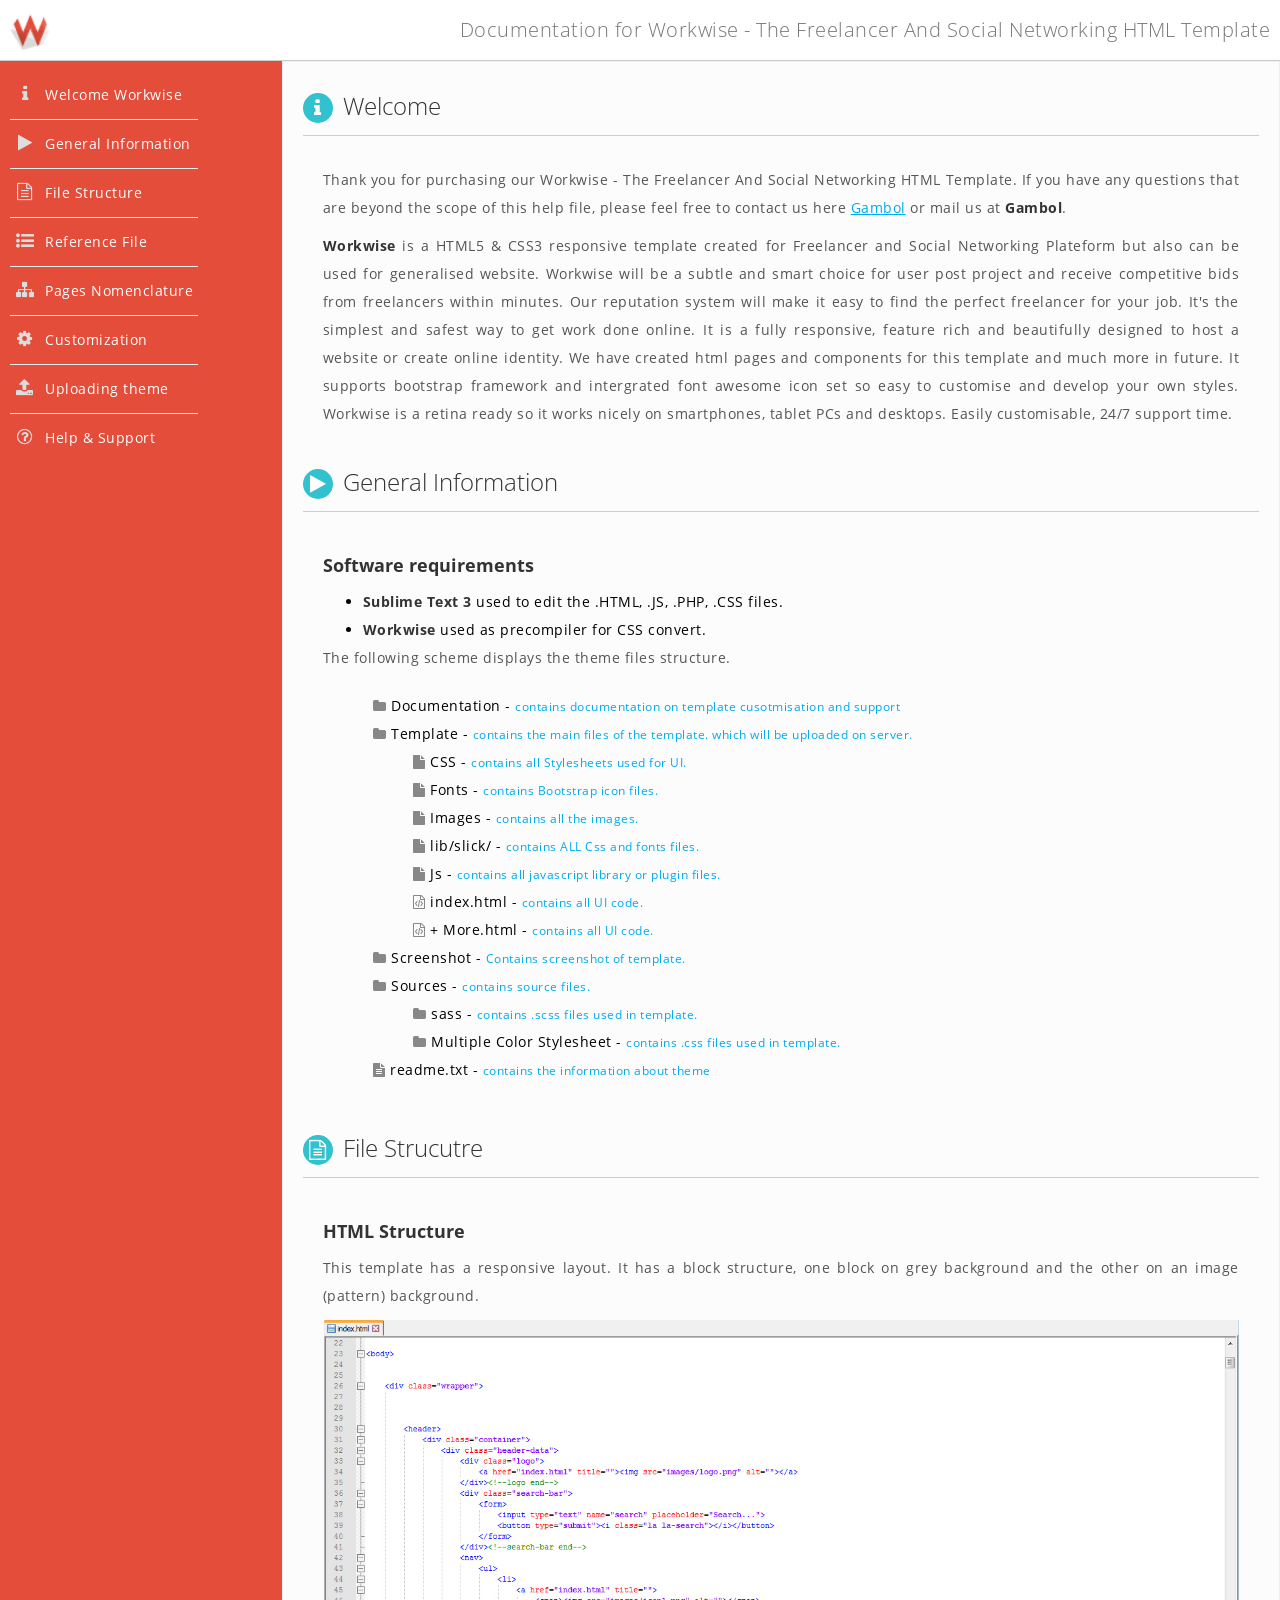
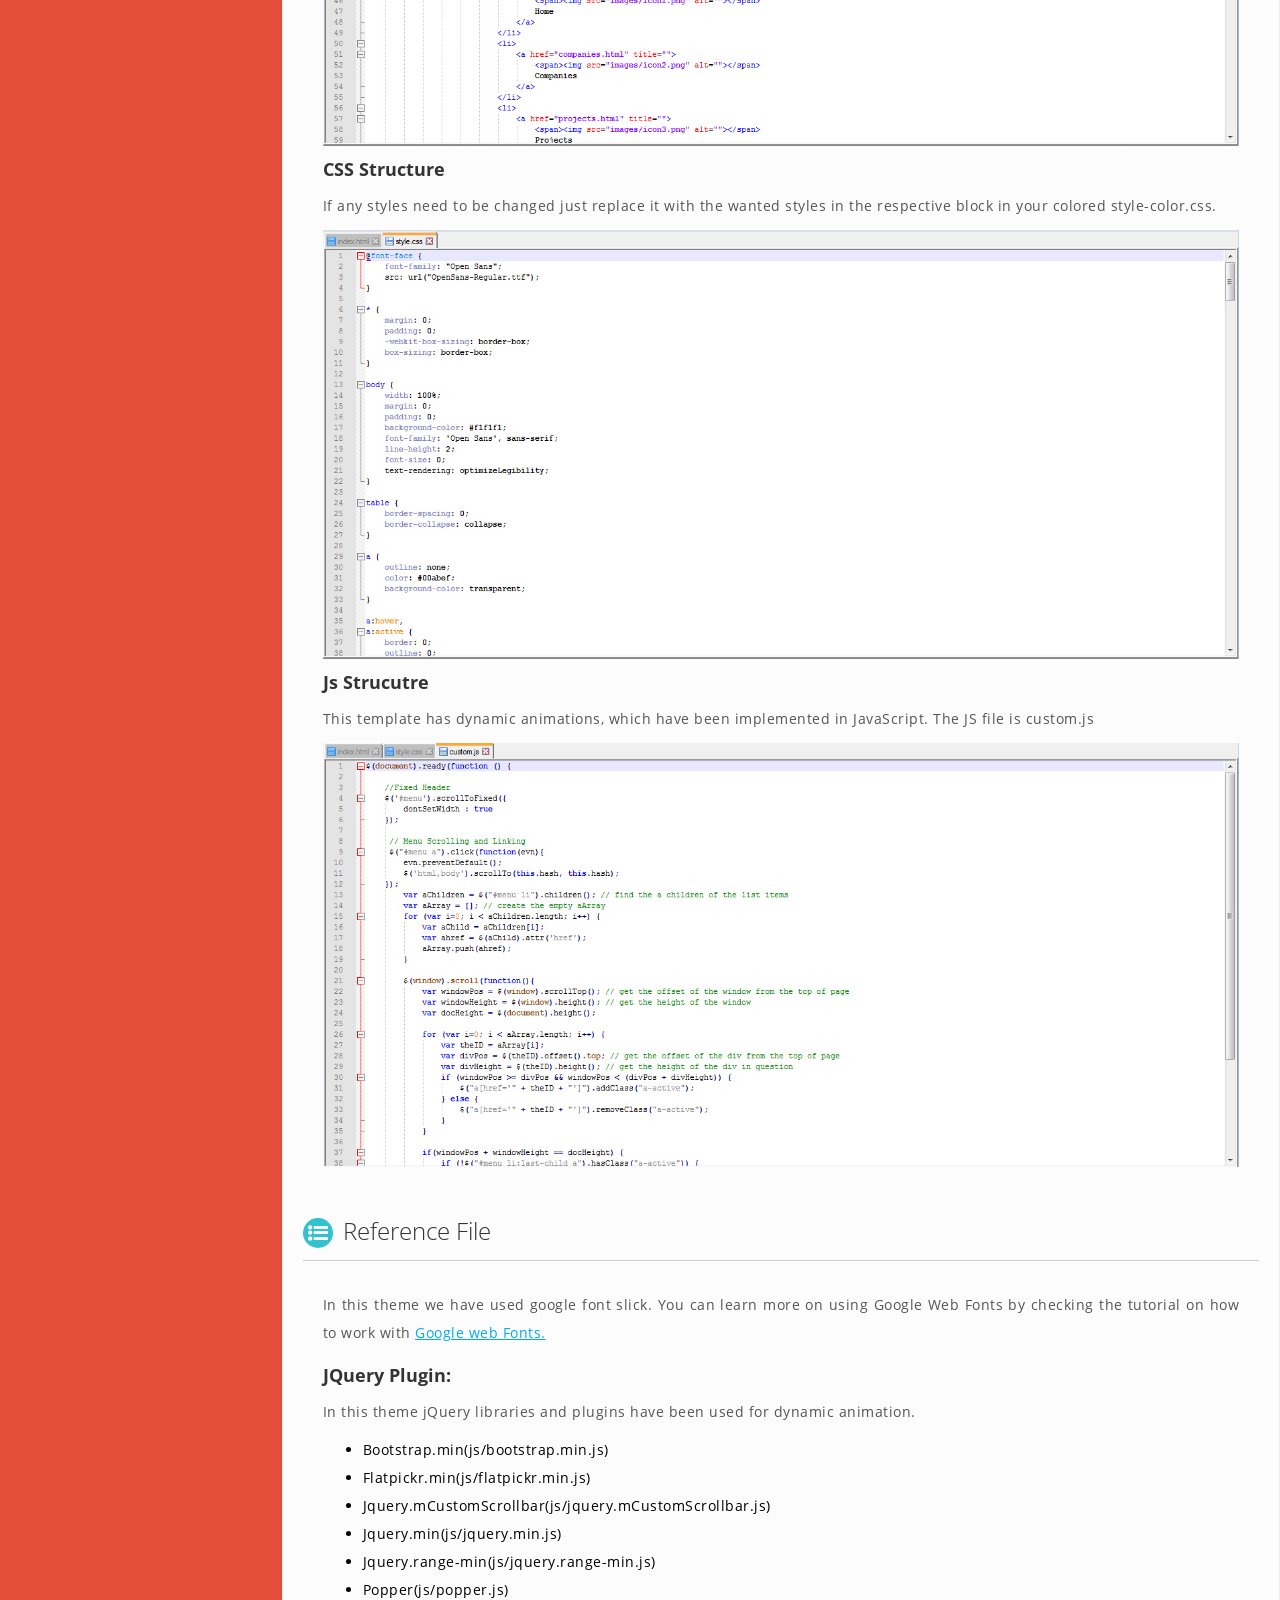
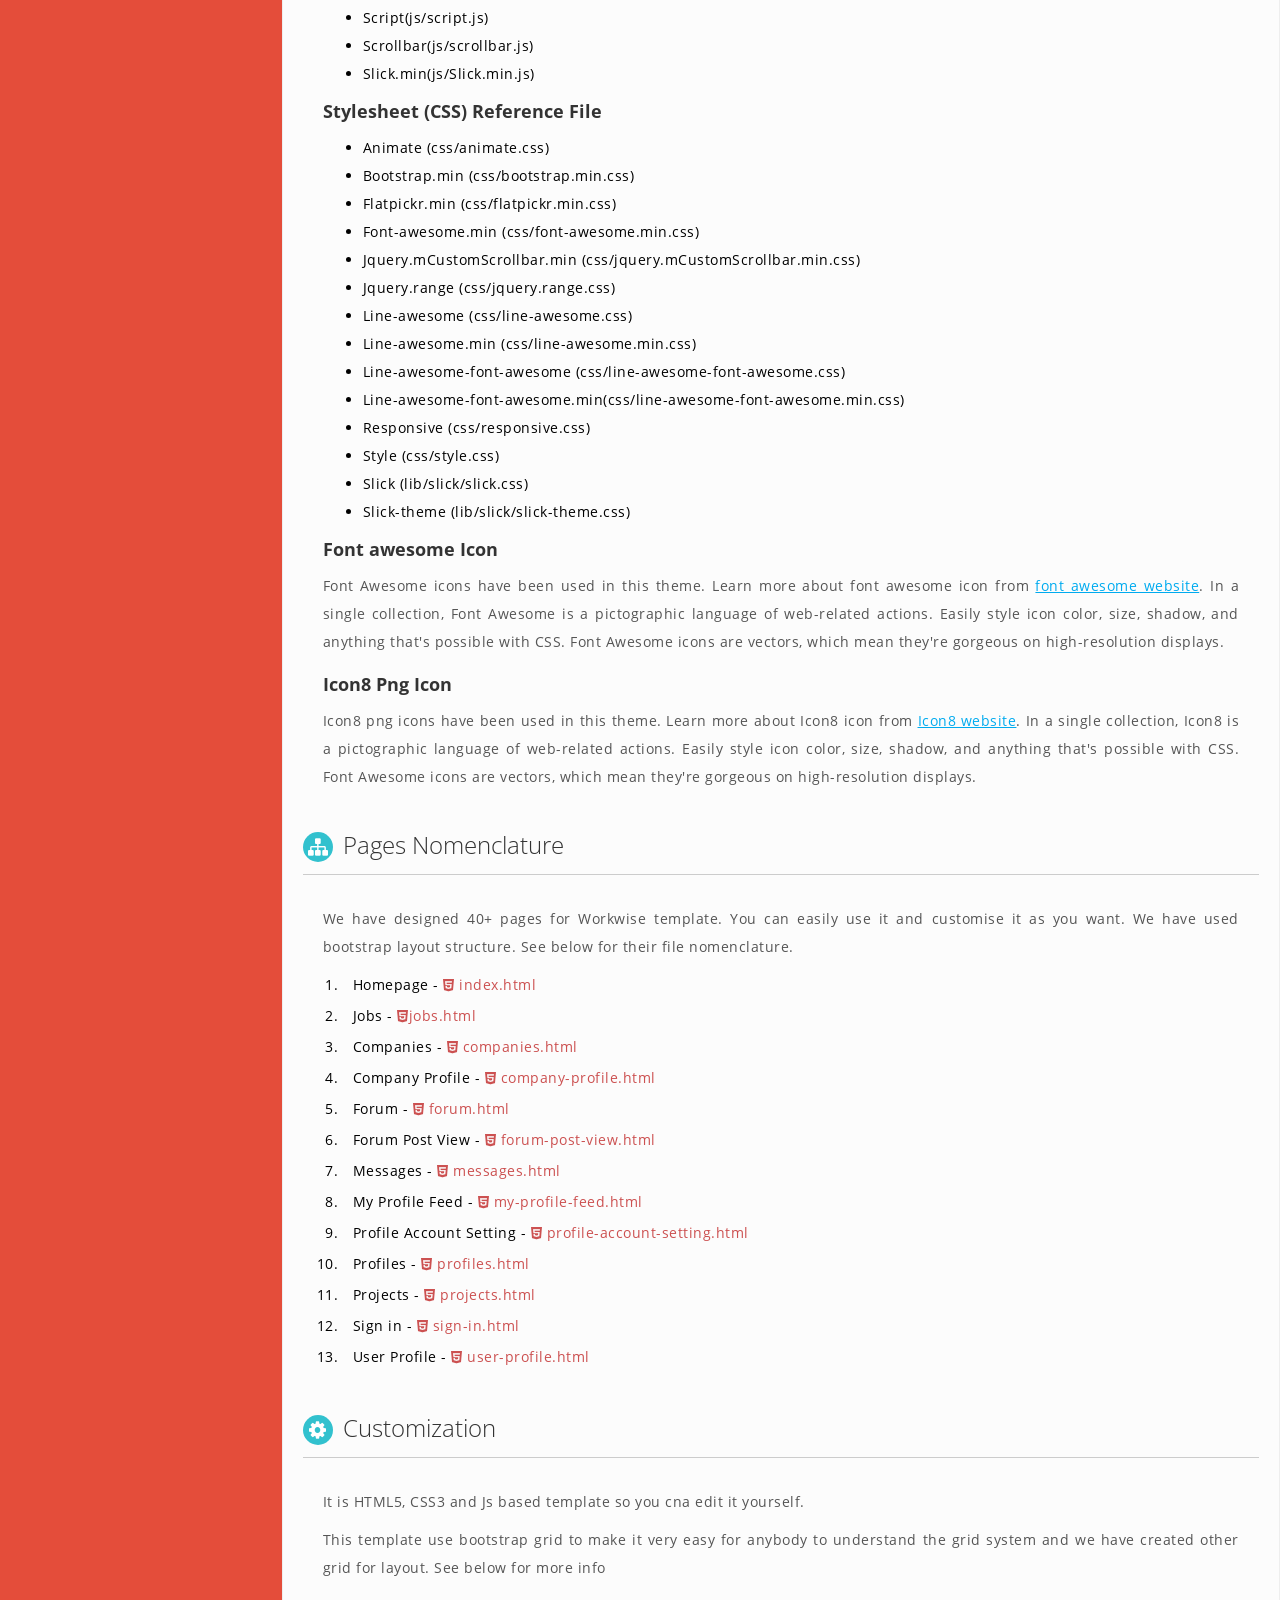
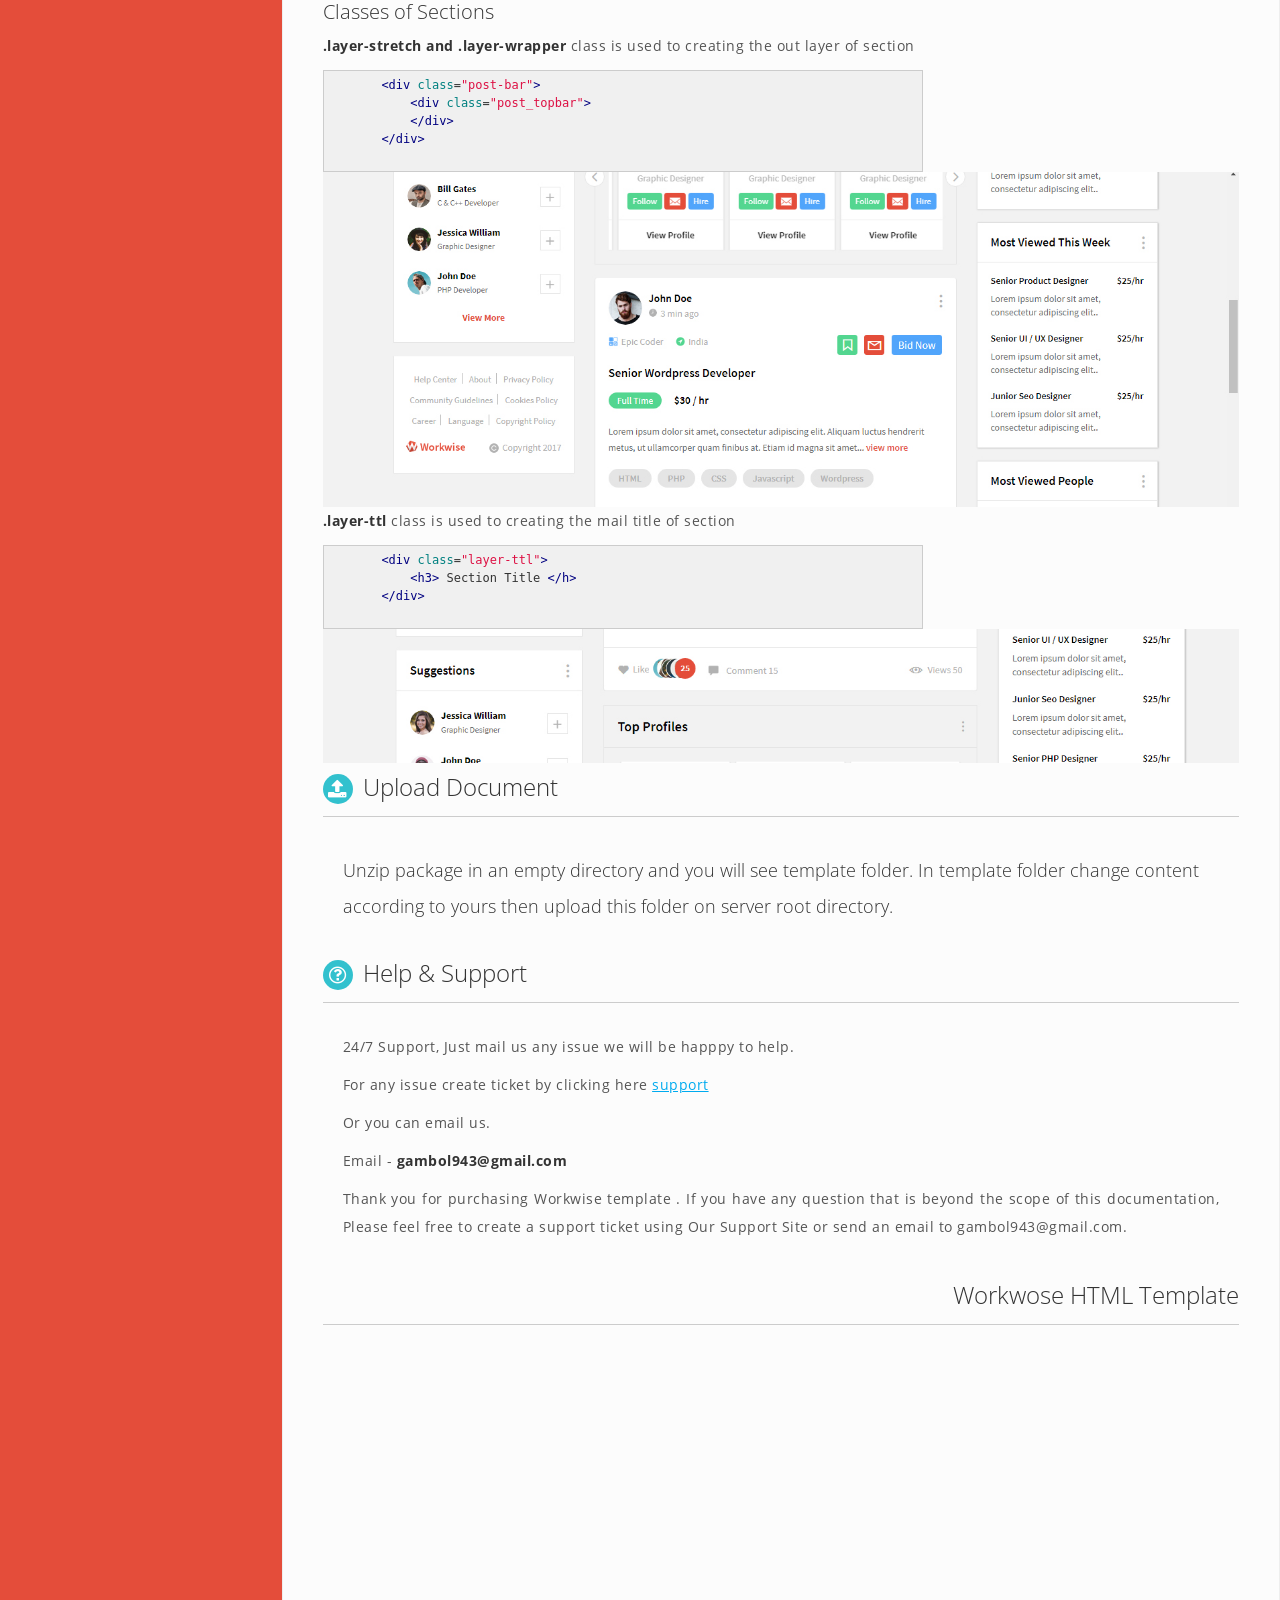
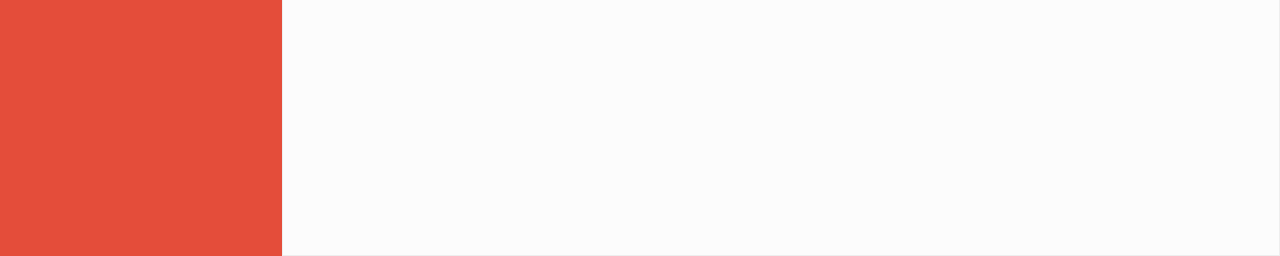
<file: html_templates/Documentation/index.html>
<!DOCTYPE html>
<html lang="en">

<head>
    <meta charset="UTF-8">
    <meta http-equiv="X-UA-Compatible" content="IE=edge">
    <meta name="viewport" content="width=device-width, initial-scale=1.0" />
    <title>Workwise HTML Template Documentation</title>
    <link rel="icon" type="image/x-icon" href="images/favicon.png">
    <link href="http://fonts.googleapis.com/css?family=Open+Sans:400,600" rel="stylesheet">
    <link rel="stylesheet" href="font-awesome/css/font-awesome.min.css">
    <link rel="stylesheet" href="css/prettify.css">
    <link rel="stylesheet" href="css/style.css">
</head>

<body>
    <div id="hdr">
        <div class="hdr-inner">
            <img src="images/logo.png" alt="">
            <h1>Documentation for Workwise - The Freelancer And Social Networking HTML Template</h1>
        </div>
    </div>
    <div class="div-center bdy">
        <div class="tbl">
            <div class="tbl-row">
                <div class="tbl-cell menu-container">
                    <ul id="menu">
                        <li><a href="#welcome" id="menu-welcome"><i class="fa fa-info"></i>Welcome Workwise</a></li>
                        <li><a href="#generalinfo" id="menu-generalinfo"><i class="fa fa-play"></i>General Information</a></li>
                        <li><a href="#file" id="menu-File"><i class="fa fa-file-text-o"></i>File Structure</a></li>
                        <li><a href="#referencefile" id="menu-referencefile"><i class="fa fa-list-ul"></i>Reference File</a></li>
                        <li><a href="#pagestructure" id="menu-pagestructure"><i class="fa fa-sitemap"></i>Pages Nomenclature</a></li>
                        <li><a href="#customization" id="menu-customization"><i class="fa fa-gear"></i>Customization</a></li>
                        <li><a href="#upload" id="menu-upload"><i class="fa fa-upload"></i>Uploading theme</a></li>
                        <li><a href="#help" id="menu-help"><i class="fa fa-question-circle-o"></i>Help &#38; Support</a></li>
                    </ul>
                </div>
                <div class="tbl-cell container">
                    <div class="content">
                        <div id="welcome" class="main-content">
                            <h2><i class="fa fa-info"></i>Welcome</h2>
                            <div class="content-container">
                                <p>
                                    Thank you for purchasing our Workwise - The Freelancer And Social Networking HTML Template. If you have any questions that are beyond the scope of this help file, please feel free to contact us here <a href="https://themeforest.net/user/gambol/portfolio" target="_blank">Gambol</a> or mail us at <b>Gambol</b>.
                                </p>
                                <p>
                                    <b>Workwise</b> is a HTML5 &#38; CSS3 responsive template created for Freelancer and Social Networking Plateform but also can be used for generalised website. Workwise will be a subtle and smart choice for user post project and receive competitive bids from freelancers within minutes. Our reputation system will make it easy to find the perfect freelancer for your job. It's the simplest and safest way to get work done online. It is a fully responsive, feature rich and beautifully designed to host a website or create online identity. We have created html pages and  components  for this template and much more in future. It supports bootstrap framework and intergrated font awesome icon set so easy to customise and develop your own styles. Workwise is a retina ready so it works nicely on smartphones, tablet PCs and desktops. Easily customisable, 24/7 support time.
                                </p>
                            </div>
                        </div>

                        <div id="generalinfo" class="main-content">
                            <h2><i class="fa fa-play"></i>General Information</h2>
                            <div class="content-container">
                                <h4><b>Software requirements</b></h4>
                                <ul>
                                    <li>
                                        <b>Sublime Text 3</b> used to edit the .HTML, .JS, .PHP, .CSS  files.
                                    </li>
                                    <li>
                                        <b>Workwise</b> used as precompiler for  CSS convert.
                                    </li>
                                </ul>
                                <p>The following scheme displays the theme files structure.</p>
                                <div class="direcotry">
                                    <ul>
                                        <li><i class="fa fa-folder"></i>Documentation - <span>contains documentation on template cusotmisation and support</span></li>
                                        <li>
                                            <i class="fa fa-folder"></i>Template - <span>contains the main files of the template. which will be uploaded on server.</span>
                                            <ul>
                                                <li><i class="fa fa-file"></i>CSS - <span>contains all Stylesheets used for UI.</span></li>
                                                
                                                <li><i class="fa fa-file"></i>Fonts - <span>contains Bootstrap icon files.</span></li>
                                                <li><i class="fa fa-file"></i>Images - <span>contains all the images.</span></li>
                                                <li><i class="fa fa-file"></i>lib/slick/ - <span>contains ALL Css and fonts files.</span></li>
                                                <li><i class="fa fa-file"></i>Js - <span>contains all javascript library or plugin files.</span></li>
                                                 <li><i class="fa fa-file-code-o"></i>index.html - <span>contains all UI code.</span></li>
                                                <li><i class="fa fa-file-code-o"></i>+ More.html - <span>contains all UI code.</span></li>
                                            </ul>
                                        </li>
                                        <li><i class="fa fa-folder"></i>Screenshot - <span>Contains screenshot of template.</span></li>
                                        <li>
                                            <i class="fa fa-folder"></i>Sources - <span>contains source files.</span>
                                            <ul>
                                                <li><i class="fa fa-folder"></i>sass - <span>contains .scss files used in template.</span></li>
                                                 <li><i class="fa fa-folder"></i>Multiple Color Stylesheet - <span>contains .css files used in template.</span></li>
                                            </ul>
                                        </li>
                                        <li><i class="fa fa-file-text"></i>readme.txt - <span>contains the information about theme</span></li>
                                    </ul>
                                </div>
                            </div>
                        </div>

                        <div id="file" class="main-content">
                            <h2><i class="fa fa-file-text-o"></i>File Strucutre</h2>
                            <div class="content-container">
                                <h4><b>HTML Structure</b></h4>
                                <p>
                                    This template has a responsive layout. It has a block structure, one block on grey background and the other on an image (pattern) background.
                                </p>
                                <div class="strucutre-image">
                                    <a href="images/well-documented.jpg"><img src="images/html.jpg" alt=""></a>
                                </div>
                                <h4><b>CSS Structure</b></h4>
                                <p> If any styles need to be changed just replace it with the wanted styles in the respective block in your colored style-color.css.</p>
                                <div class="strucutre-image">
                                    <a href="images/well-documented-css.jpg"><img src="images/css.jpg" alt=""></a>
                                </div>
                                <h4><b>Js Strucutre</b></h4>
                                <p>
                                    This template has dynamic animations, which have been implemented in JavaScript. The JS file is custom.js
                                </p>
                                <div class="strucutre-image">
                                    <a href="images/well-documented-js.jpg"><img src="images/js.jpg" alt=""></a>
                                </div>
                            </div>
                        </div>
                        
                        <div id="referencefile" class="main-content">
                            <h2><i class="fa fa-list-ul"></i>Reference File</h2>
                            <div class="content-container">
                                <p>
                                    In this theme we have used google font slick. You can learn more on using Google Web Fonts by checking the tutorial on how to work with
                                    <a href="https://developers.google.com/fonts/docs/getting_started" target="_blank">Google web Fonts.</a>
                                </p>
                                <h4><b>JQuery Plugin: </b></h4>
                                <p>In this theme jQuery libraries and plugins have been used for dynamic animation.</p>
                                <ul>
                                    <li>Bootstrap.min(js/bootstrap.min.js)</li>
                                    <li>Flatpickr.min(js/flatpickr.min.js)</li>
                                    <li>Jquery.mCustomScrollbar(js/jquery.mCustomScrollbar.js)</li>
                                    <li>Jquery.min(js/jquery.min.js)</li>
                                    <li>Jquery.range-min(js/jquery.range-min.js)</li>
                                    <li>Popper(js/popper.js)</li>
                                    <li>Script(js/script.js)</li>
                                   <li>Scrollbar(js/scrollbar.js)</li>
                                   <li>Slick.min(js/Slick.min.js)</li>
                                </ul>
                                <h4><b>Stylesheet (CSS) Reference File</b></h4>
                                <ul>
                                    <li>Animate (css/animate.css)</li>
                                    <li>Bootstrap.min (css/bootstrap.min.css)</li>
                                    <li>Flatpickr.min (css/flatpickr.min.css)</li>
                                    <li>Font-awesome.min (css/font-awesome.min.css)</li>
                                    <li>Jquery.mCustomScrollbar.min (css/jquery.mCustomScrollbar.min.css)</li>
                                    <li>Jquery.range (css/jquery.range.css)</li>
                                    <li>Line-awesome (css/line-awesome.css)</li>
                                    <li>Line-awesome.min (css/line-awesome.min.css)</li>
                                    <li>Line-awesome-font-awesome (css/line-awesome-font-awesome.css)</li>
                                    <li>Line-awesome-font-awesome.min(css/line-awesome-font-awesome.min.css)</li>
                                    <li>Responsive (css/responsive.css)</li>
                                    <li>Style (css/style.css)</li>
                                     <li>Slick (lib/slick/slick.css)</li>
                                      <li>Slick-theme (lib/slick/slick-theme.css)</li>
                                    
                                </ul>
                                <h4><b>Font awesome Icon</b></h4>
                                <p>
                                    Font Awesome icons have been used in this theme. Learn more about font awesome icon from <a href="http://fontawesome.io/examples/" target="_blank">font awesome website</a>. In a single collection, Font Awesome is a pictographic language of web-related actions. Easily style icon color, size, shadow, and anything that's possible with CSS. Font Awesome icons are vectors, which mean they're gorgeous on high-resolution displays.
                                </p>
								
								<h4><b>Icon8 Png Icon</b></h4>
                                <p>
                                    Icon8 png icons have been used in this theme. Learn more about Icon8 icon from <a href="https://icons8.com/" target="_blank">Icon8 website</a>. In a single collection, Icon8 is a pictographic language of web-related actions. Easily style icon color, size, shadow, and anything that's possible with CSS. Font Awesome icons are vectors, which mean they're gorgeous on high-resolution displays.
                                </p>
                            </div>
                        </div>
                        
                        <div id="pagestructure" class="main-content">
                            <h2><i class="fa fa-sitemap"></i>Pages Nomenclature</h2>
                            <div class="content-container">
                                <p>
                                    We have designed 40+ pages for Workwise template. You can easily use it and customise it as you want. We have used bootstrap layout structure. See below for their file nomenclature.
                                </p>
                                <ol>
                                    <li>Homepage - <span class="color-red"><i class="fa fa-html5"></i> index.html</span></li>
                                    <li>Jobs - <span class="color-red"><i class="fa fa-html5"></i>jobs.html</span></li>
                                    <li>Companies - <span class="color-red"><i class="fa fa-html5"></i> companies.html</span></li>
                                    <li>Company Profile - <span class="color-red"><i class="fa fa-html5"></i> company-profile.html</span></li>
                                    <li>Forum - <span class="color-red"><i class="fa fa-html5"></i> forum.html</span></li>
                                    <li>Forum Post View - <span class="color-red"><i class="fa fa-html5"></i> forum-post-view.html</span></li>
                                    <li>Messages - <span class="color-red"><i class="fa fa-html5"></i> messages.html</li>
                                    <li>My Profile Feed - <span class="color-red"><i class="fa fa-html5"></i> my-profile-feed.html</span></li>
                                    <li>Profile Account Setting - <span class="color-red"><i class="fa fa-html5"></i> profile-account-setting.html</span></li>
                                   <li>Profiles - <span class="color-red"><i class="fa fa-html5"></i> profiles.html</li>
                                   <li>Projects - <span class="color-red"><i class="fa fa-html5"></i> projects.html</li>
                                   <li>Sign in - <span class="color-red"><i class="fa fa-html5"></i> sign-in.html</li>
                                   <li>User Profile - <span class="color-red"><i class="fa fa-html5"></i> user-profile.html</li>
                                </ol>
                            </div>
                        </div>
                        
                        <div id="customization" class="main-content">
                            <h2><i class="fa fa-gear"></i>Customization</h2>
                            <div class="content-container">
                                <p>
                                    It is HTML5, CSS3 and Js based template so you cna edit it yourself.
                                </p>
                                <p>
                                    This template use bootstrap grid to make it very easy for anybody to understand the grid system and we have created other grid for layout. See below for more info
                                </p>
                               <h3>Classes of Sections</h3>
                               <p><b>.layer-stretch and .layer-wrapper</b> class is used to creating the out layer of section</p>
    <pre class="prettyprint">
        &lt;div class="post-bar"&gt;
            &lt;div class="post_topbar"&gt;
            &lt;/div&gt;
        &lt;/div&gt;
    </pre>
                              <div class="strucutre-image">
                                  <img src="images/colored-background.jpg" alt="">
                              </div>
                               <p><b>.layer-ttl</b> class is used to creating the mail title of section</p>
    <pre class="prettyprint">
        &lt;div class="layer-ttl"&gt;
            &lt;h3&gt; Section Title &lt;/h&gt;
        &lt;/div&gt;
    </pre>                    
                              <div class="strucutre-image">
                                  <img src="images/layer-ttl.jpg" alt="">
                              </div>
                               
   
       
                        <div id="upload" class="main-content">
                            <h2><i class="fa fa-upload"></i>Upload Document</h2>
                            <div class="content-container">
                                <h4>Unzip package in an empty directory and you will see template folder. In template folder change content according to yours then upload this folder on server root directory.</h4>
                            </div>
                        </div>

                        <div id="help" class="main-content">
                            <h2><i class="fa fa-question-circle-o"></i>Help &#38; Support</h2>
                            <div class="content-container">
                                <p>24/7 Support, Just mail us any issue we will be happpy to help.</p>
                                <p>For any issue create ticket by clicking here <a href="#" target="_blank">support</a></p>
                                <p>Or you can email us.</p>
                                <p>Email - <b>gambol943@gmail.com</b></p>
                                <p>
                                    Thank you for purchasing Workwise template . If you have any question that is beyond the scope of this documentation, Please feel free to create a support ticket using Our Support Site or send an email to gambol943@gmail.com.
                                </p>
                            </div>
                        </div>
                        <h2 style="display: block;text-align: right;">Workwose HTML Template</h2>
                    </div>
                </div>
            </div>
        </div>
    </div>

    <script src="js/jquery.min.js"></script>
    <script type="text/javascript" src="js/prettify/prettify.js"></script>
    <script src="js/jquery-scrolltofixed-min.js"></script>
    <script src="js/jquery.scrollTo.min.js"></script>
    <script src="js/custom.js"></script>
</body>

</html>
</file>
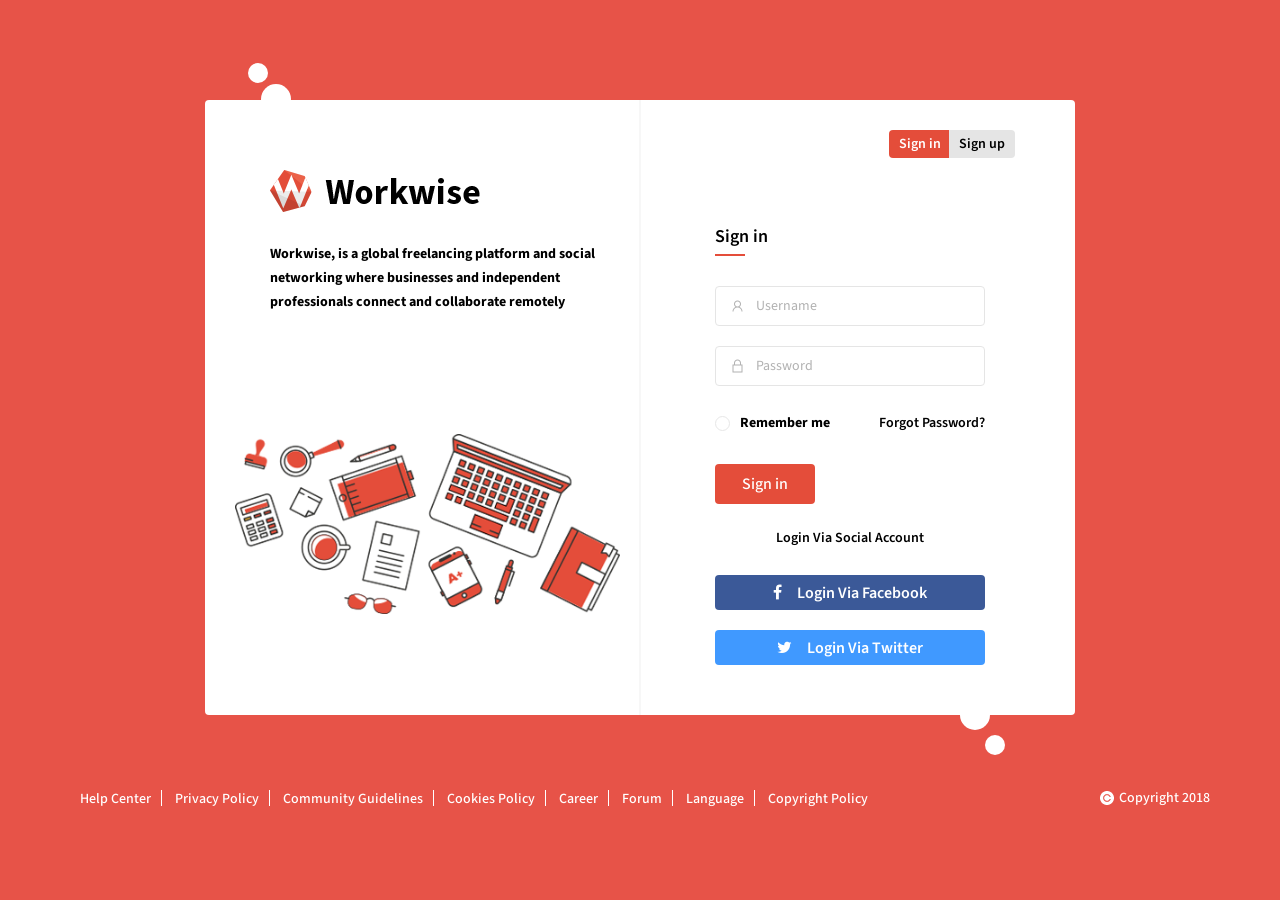
<file: html_templates/HTML/sign-in.html>
<!DOCTYPE html>
<html>
<head>
<meta charset="UTF-8">
<title>WorkWise Html Template</title>
<meta name="viewport" content="width=device-width, initial-scale=1.0">
<meta name="description" content="" />
<meta name="keywords" content="" />
<link rel="stylesheet" type="text/css" href="css/animate.css">
<link rel="stylesheet" type="text/css" href="css/bootstrap.min.css">
<link rel="stylesheet" type="text/css" href="css/line-awesome.css">
<link rel="stylesheet" type="text/css" href="css/line-awesome-font-awesome.min.css">
<link rel="stylesheet" type="text/css" href="css/font-awesome.min.css">
<link rel="stylesheet" type="text/css" href="lib/slick/slick.css">
<link rel="stylesheet" type="text/css" href="lib/slick/slick-theme.css">
<link rel="stylesheet" type="text/css" href="css/style.css">
<link rel="stylesheet" type="text/css" href="css/responsive.css">
</head>


<body class="sign-in">
	

	<div class="wrapper">
		

		<div class="sign-in-page">
			<div class="signin-popup">
				<div class="signin-pop">
					<div class="row">
						<div class="col-lg-6">
							<div class="cmp-info">
								<div class="cm-logo">
									<img src="images/cm-logo.png" alt="">
									<p>Workwise,  is a global freelancing platform and social networking where businesses and independent professionals connect and collaborate remotely</p>
								</div><!--cm-logo end-->	
								<img src="images/cm-main-img.png" alt="">			
							</div><!--cmp-info end-->
						</div>
						<div class="col-lg-6">
							<div class="login-sec">
								<ul class="sign-control">
									<li data-tab="tab-1" class="current"><a href="#" title="">Sign in</a></li>				
									<li data-tab="tab-2"><a href="#" title="">Sign up</a></li>				
								</ul>			
								<div class="sign_in_sec current" id="tab-1">
									
									<h3>Sign in</h3>
									<form>
										<div class="row">
											<div class="col-lg-12 no-pdd">
												<div class="sn-field">
													<input type="text" name="username" placeholder="Username">
													<i class="la la-user"></i>
												</div><!--sn-field end-->
											</div>
											<div class="col-lg-12 no-pdd">
												<div class="sn-field">
													<input type="password" name="password" placeholder="Password">
													<i class="la la-lock"></i>
												</div>
											</div>
											<div class="col-lg-12 no-pdd">
												<div class="checky-sec">
													<div class="fgt-sec">
														<input type="checkbox" name="cc" id="c1">
														<label for="c1">
															<span></span>
														</label>
														<small>Remember me</small>
													</div><!--fgt-sec end-->
													<a href="#" title="">Forgot Password?</a>
												</div>
											</div>
											<div class="col-lg-12 no-pdd">
												<button type="submit" value="submit">Sign in</button>
											</div>
										</div>
									</form>
									<div class="login-resources">
										<h4>Login Via Social Account</h4>
										<ul>
											<li><a href="#" title="" class="fb"><i class="fa fa-facebook"></i>Login Via Facebook</a></li>
											<li><a href="#" title="" class="tw"><i class="fa fa-twitter"></i>Login Via Twitter</a></li>
										</ul>
									</div><!--login-resources end-->
								</div><!--sign_in_sec end-->
								<div class="sign_in_sec" id="tab-2">
									<div class="signup-tab">
										<i class="fa fa-long-arrow-left"></i>
										<h2>johndoe@example.com</h2>
										<ul>
											<li data-tab="tab-3" class="current"><a href="#" title="">User</a></li>
											<li data-tab="tab-4"><a href="#" title="">Company</a></li>
										</ul>
									</div><!--signup-tab end-->	
									<div class="dff-tab current" id="tab-3">
										<form>
											<div class="row">
												<div class="col-lg-12 no-pdd">
													<div class="sn-field">
														<input type="text" name="name" placeholder="Full Name">
														<i class="la la-user"></i>
													</div>
												</div>
												<div class="col-lg-12 no-pdd">
													<div class="sn-field">
														<input type="text" name="country" placeholder="Country">
														<i class="la la-globe"></i>
													</div>
												</div>
												<div class="col-lg-12 no-pdd">
													<div class="sn-field">
														<select>
															<option>Category</option>
														</select>
														<i class="la la-dropbox"></i>
														<span><i class="fa fa-ellipsis-h"></i></span>
													</div>
												</div>
												<div class="col-lg-12 no-pdd">
													<div class="sn-field">
														<input type="password" name="password" placeholder="Password">
														<i class="la la-lock"></i>
													</div>
												</div>
												<div class="col-lg-12 no-pdd">
													<div class="sn-field">
														<input type="password" name="repeat-password" placeholder="Repeat Password">
														<i class="la la-lock"></i>
													</div>
												</div>
												<div class="col-lg-12 no-pdd">
													<div class="checky-sec st2">
														<div class="fgt-sec">
															<input type="checkbox" name="cc" id="c2">
															<label for="c2">
																<span></span>
															</label>
															<small>Yes, I understand and agree to the workwise Terms & Conditions.</small>
														</div><!--fgt-sec end-->
													</div>
												</div>
												<div class="col-lg-12 no-pdd">
													<button type="submit" value="submit">Get Started</button>
												</div>
											</div>
										</form>
									</div><!--dff-tab end-->
									<div class="dff-tab" id="tab-4">
										<form>
											<div class="row">
												<div class="col-lg-12 no-pdd">
													<div class="sn-field">
														<input type="text" name="company-name" placeholder="Company Name">
														<i class="la la-building"></i>
													</div>
												</div>
												<div class="col-lg-12 no-pdd">
													<div class="sn-field">
														<input type="text" name="country" placeholder="Country">
														<i class="la la-globe"></i>
													</div>
												</div>
												<div class="col-lg-12 no-pdd">
													<div class="sn-field">
														<input type="password" name="password" placeholder="Password">
														<i class="la la-lock"></i>
													</div>
												</div>
												<div class="col-lg-12 no-pdd">
													<div class="sn-field">
														<input type="password" name="repeat-password" placeholder="Repeat Password">
														<i class="la la-lock"></i>
													</div>
												</div>
												<div class="col-lg-12 no-pdd">
													<div class="checky-sec st2">
														<div class="fgt-sec">
															<input type="checkbox" name="cc" id="c3">
															<label for="c3">
																<span></span>
															</label>
															<small>Yes, I understand and agree to the workwise Terms & Conditions.</small>
														</div><!--fgt-sec end-->
													</div>
												</div>
												<div class="col-lg-12 no-pdd">
													<button type="submit" value="submit">Get Started</button>
												</div>
											</div>
										</form>
									</div><!--dff-tab end-->
								</div>		
							</div><!--login-sec end-->
						</div>
					</div>		
				</div><!--signin-pop end-->
			</div><!--signin-popup end-->
			<div class="footy-sec">
				<div class="container">
					<ul>
						<li><a href="#" title="">Help Center</a></li>
						<li><a href="#" title="">Privacy Policy</a></li>
						<li><a href="#" title="">Community Guidelines</a></li>
						<li><a href="#" title="">Cookies Policy</a></li>
						<li><a href="#" title="">Career</a></li>
						<li><a href="#" title="">Forum</a></li>
						<li><a href="#" title="">Language</a></li>
						<li><a href="#" title="">Copyright Policy</a></li>
					</ul>
					<p><img src="images/copy-icon.png" alt="">Copyright 2018</p>
				</div>
			</div><!--footy-sec end-->
		</div><!--sign-in-page end-->


	</div><!--theme-layout end-->



<script type="text/javascript" src="js/jquery.min.js"></script>
<script type="text/javascript" src="js/popper.js"></script>
<script type="text/javascript" src="js/bootstrap.min.js"></script>
<script type="text/javascript" src="lib/slick/slick.min.js"></script>
<script type="text/javascript" src="js/script.js"></script>
</body>
</html>
</file>
<file: html_templates/Documentation/css/prettify.css>
/* GitHub Theme */
/* Pretty printing styles. Used with prettify.js. */
/* SPAN elements with the classes below are added by prettyprint. */
/* plain text */
.pln {
  color: #333333;
}
.prettyprint{overflow:auto!important;}

@media screen {
  /* string content */
  .str {
    color: #dd1144;
  }

  /* a keyword */
  .kwd {
    color: #333333;
  }

  /* a comment */
  .com {
    color: #999988;
  }

  /* a type name */
  .typ {
    color: #445588;
  }

  /* a literal value */
  .lit {
    color: #445588;
  }

  /* punctuation */
  .pun {
    color: #333333;
  }

  /* lisp open bracket */
  .opn {
    color: #333333;
  }

  /* lisp close bracket */
  .clo {
    color: #333333;
  }

  /* a markup tag name */
  .tag {
    color: navy;
  }

  /* a markup attribute name */
  .atn {
    color: teal;
  }

  /* a markup attribute value */
  .atv {
    color: #dd1144;
  }

  /* a declaration */
  .dec {
    color: #333333;
  }

  /* a variable name */
  .var {
    color: teal;
  }

  /* a function name */
  .fun {
    color: #990000;
  }
}
/* Use higher contrast and text-weight for printable form. */
@media print, projection {
  .str {
    color: #006600;
  }

  .kwd {
    color: #006;
    font-weight: bold;
  }

  .com {
    color: #600;
    font-style: italic;
  }

  .typ {
    color: #404;
    font-weight: bold;
  }

  .lit {
    color: #004444;
  }

  .pun, .opn, .clo {
    color: #444400;
  }

  .tag {
    color: #006;
    font-weight: bold;
  }

  .atn {
    color: #440044;
  }

  .atv {
    color: #006600;
  }
}
/* Style */
pre.prettyprint {
  background: #F0F0F0;
  font-family: Menlo, "Bitstream Vera Sans Mono", "DejaVu Sans Mono", Monaco, Consolas, monospace;
  font-size: 12px;
  line-height: 1.5;
  border: 1px solid #cccccc;
  padding: 0;
}

/* Specify class=linenums on a pre to get line numbering */
ol.linenums {
  margin-top: 0;
  margin-bottom: 0;
  color: #888;
}

.linenums li {
  background: #FAFAFA;
  padding-left: 10px;
  border-left: 1px solid #CCC;
}

.linenums li {
  padding-top: 5px;
}

.linenums li + li {
  padding-top: 0;
}

.linenums li:last-child {
  padding-bottom: 5px;
}



/* IE indents via margin-left */
li.L0,
li.L1,
li.L2,
li.L3,
li.L4,
li.L5,
li.L6,
li.L7,
li.L8,
li.L9 {
  /* */
}

/* Alternate shading for lines */
li.L1,
li.L3,
li.L5,
li.L7,
li.L9 {
  /* */
}
</file>
<file: html_templates/Documentation/css/style.css>
@font-face {
    font-family: "Open Sans";
    src: url("OpenSans-Regular.ttf");
}

* {
    margin: 0;
    padding: 0;
    -webkit-box-sizing: border-box;
    box-sizing: border-box;
}

body {
    width: 100%;
    margin: 0;
    padding: 0;
    background-color: #f1f1f1;
    font-family: 'Open Sans', sans-serif;
    line-height: 2;
    font-size: 0;
    text-rendering: optimizeLegibility;
}

table {
    border-spacing: 0;
    border-collapse: collapse;
}

a {
    outline: none;
    color: #00abef;
    background-color: transparent;
}

a:hover,
a:active {
    border: 0;
    outline: 0;
}

ul, ol {
    padding: 0 0 0 20px;
}

ol li {
    padding: 0 0 3px 10px;
}

ul li, ol li {
    font-size: 14px;
    letter-spacing: .5px;
}

h1 {
    font-size: 28px;
}

h2 {
    font-size: 24px;
}

h3 {
    font-size: 20px;
}

h4 {
    font-size: 18px;
    margin: 5px 0 5px 0;
}

h5,
h6 {
    font-size: 16px;
    margin: 5px 0 5px 0;
}

h1,
h2,
h3,
h4,
h5,
h6 {
    font-weight: 300;
    color: #333;
}

p {
    font-size: 14px;
    line-height: 28px;
    letter-spacing: .5px;
    text-align: justify;
    color: #555;
    margin: 0 0 10px 0;
}

b {
    color: #333;
    font-weight: 700;
}

pre {
    padding: 5px 0 5px 0 !important;
}

pre.prettyprint {
    width: 600px;
}

input,
textarea {
    font-family: 'Open Sans', sans-serif;
    -webkit-box-shadow: none;
    box-shadow: none;
    background-color: transparent;
    border: 0;
}

input:focus,
textarea:focus {
    border: 0;
    outline: 0;
}

input[type=number]::-webkit-inner-spin-button,
input[type=number]::-webkit-outer-spin-button {
    -webkit-appearance: none;
    margin: 0;
}

textarea {
    resize: none;
}

button {
    background-color: transparent;
    border: 0;
}

button:hover,
button:active,
button:focus {
    border: 0;
    outline: 0;
}

select:focus {
    border: none;
    outline: none;
}


/*----------------- Commom Classes------------------------*/

.tbl {
    display: table;
    width: 100%;
}

.tbl-row {
    display: table-row;
}

.tbl-cell {
    display: table-cell;
    vertical-align: middle;
}

.div-center {
    position: relative;
    width: 100%;
    margin: 0 auto;
}

.background {
    background: #fff;
}

#hdr {
    min-width: 980px;
    width: 100%;
    background: #fff;
    padding: 10px;
    border-bottom: 1px solid #ccc;
    -webkit-box-sizing: border-box;
    box-sizing: border-box;
}

#hdr img {
    height: 40px;
}

#hdr h1 {
    float: right;
    font-size: 20px;
    margin: 0;
    color: #777;
    letter-spacing: .5px;
}

.hdr-inner {
    width: 100%;
    margin: 0 auto;
}

.bdy .tbl-cell {
    vertical-align: top;
    -webkit-box-sizing: border-box;
    box-sizing: border-box;
}

.menu-container {
    width: 22%;
    min-width: 220px;
    max-width: 250px;
    background: #e44d3a;
}

#menu {
    display: inline-block;
    padding: 10px;
}

#menu li {
    list-style: none;
    border-bottom: 1px solid #eee;
}

#menu li:nth-last-child(1) {
    border-bottom: 0;
}

#menu a {
    display: block;
    font-size: 14px;
    color: #fff;
    padding: 10px 5px 10px 5px;
    text-decoration: none;
}

#menu a .fa {
    position: relative;
    width: 20px;
    height: 20px;
    color: #ddd;
    line-height: 20px;
    font-size: 18px;
    text-align: center;
    margin: 0 10px 0 0;
    border-radius: 50%;
}

.color-blue {
    color: #32c1ce;
}

.color-red {
    color: #cc5151;
}

.container {}

.content {
    padding: 20px 20px 500px 20px;
    background: #fcfcfc;
    border: 1px solid #eee;
}

.main-content h2 {
    padding: 0 0 5px 0;
    margin: 0 0 10px 0;
    border-bottom: 1px solid #ccc;
}

.main-content h2 .fa {
    width: 30px;
    height: 30px;
    line-height: 30px;
    color: #fff;
    font-size: 20px;
    text-align: center;
    border-radius: 50%;
    margin: 0 10px 0 0;
    background: #32c1ce;
}

.content-container {
    padding: 20px;
}

.content-container ul {
    padding: 0 40px;
}

#welcome h2 .fa {}

#generalinfo h2 .fa {}

#referencefile h2 .fa {}

#customization {
    padding: 10px 0 0 0;
}

#admin-panel h3 {
    font-size: 16px;
    color: #333;
    font-weight: 600;
    border-bottom: 1px solid #ccc;
}

#admin-panel h3 .fa {
    color: #888;
    padding: 0 10px 0 0;
}

#file {
    padding: 10px 0 20px 0;
}

#file h2 .fa {}

#form h2 .fa {}

#email h2 .fa {}

#upload h2 .fa {}

#validation h2 .fa {}

#help h2 .fa {}

.direcotry {
    padding: 10px;
}

.direcotry ul li {
    list-style: none;
}

.direcotry ul li .fa {
    color: #888;
    padding: 0 5px 0 0;
}

.direcotry ul li span {
    font-size: 12px;
    color: #00abef;
}

.strucutre-image img {
    width: 100%;
    height: auto;
}
</file>
<file: html_templates/HTML/css/line-awesome.css>
/*!
 *  Line Awesome 1.1.0 by @icons_8 - https://icons8.com/line-awesome
 *  License - https://icons8.com/good-boy-license/ (Font: SIL OFL 1.1, CSS: MIT License)
 *
 * Made with love by Icons8 [ https://icons8.com/ ] using FontCustom [ https://github.com/FontCustom/fontcustom ]
 *
 * Contacts:
 *    [ https://icons8.com/contact ]
 *
 * Follow Icon8 on
 *    Twitter [ https://twitter.com/icons_8 ]
 *    Facebook [ https://www.facebook.com/Icons8 ]
 *    Google+ [ https://plus.google.com/+Icons8 ]
 *    GitHub [ https://github.com/icons8 ]
 */

@font-face {
  font-family: "LineAwesome";
  src: url("../fonts/line-awesome.eot?v=1.1.");
  src: url("../fonts/line-awesome.eot??v=1.1.#iefix") format("embedded-opentype"),
       url("../fonts/line-awesome.woff2?v=1.1.") format("woff2"),
       url("../fonts/line-awesome.woff?v=1.1.") format("woff"),
       url("../fonts/line-awesome.ttf?v=1.1.") format("truetype"),
       url("../fonts/line-awesome.svg?v=1.1.#fa") format("svg");
  font-weight: normal;
  font-style: normal;
}

@media screen and (-webkit-min-device-pixel-ratio:0) {
  @font-face {
    font-family: "LineAwesome";
    src: url("../fonts/line-awesome.svg?v=1.1.#fa") format("svg");
  }
}

/* Thanks to http://fontawesome.io @fontawesome and @davegandy */
.la {
    display: inline-block;
    font: normal normal normal 16px/1 "LineAwesome";
    font-size: inherit;
    text-decoration: inherit;
    text-rendering: optimizeLegibility;
    text-transform: none;
    -moz-osx-font-smoothing: grayscale;
    -webkit-font-smoothing: antialiased;
    font-smoothing: antialiased;
}
/* makes the font 33% larger relative to the icon container */
.la-lg {
    font-size: 1.33333333em;
    line-height: 0.75em;
    vertical-align: -15%;
}
.la-2x {
    font-size: 2em;
}
.la-3x {
    font-size: 3em;
}
.la-4x {
    font-size: 4em;
}
.la-5x {
    font-size: 5em;
}
.la-fw {
    width: 1.28571429em;
    text-align: center;
}
.la-ul {
    padding-left: 0;
    margin-left: 2.14285714em;
    list-style-type: none;
}
.la-ul > li {
    position: relative;
}
.la-li {
    position: absolute;
    left: -2.14285714em;
    width: 2.14285714em;
    top: 0.14285714em;
    text-align: center;
}
.la-li.la-lg {
    left: -1.85714286em;
}
.la-border {
    padding: .2em .25em .15em;
    border: solid 0.08em #eeeeee;
    border-radius: .1em;
}
.pull-right {
    float: right;
}
.pull-left {
    float: left;
}
.li.pull-left {
    margin-right: .3em;
}
.li.pull-right {
    margin-left: .3em;
}
.la-spin {
    -webkit-animation: fa-spin 2s infinite linear;
    animation: fa-spin 2s infinite linear;
}
@-webkit-keyframes fa-spin {
    0% {
        -webkit-transform: rotate(0deg);
        transform: rotate(0deg);
    }
    100% {
        -webkit-transform: rotate(359deg);
        transform: rotate(359deg);
    }
}
@keyframes fa-spin {
    0% {
        -webkit-transform: rotate(0deg);
        transform: rotate(0deg);
    }
    100% {
        -webkit-transform: rotate(359deg);
        transform: rotate(359deg);
    }
}
.la-rotate-90 {
    filter: progid:DXImageTransform.Microsoft.BasicImage(rotation=1);
    -webkit-transform: rotate(90deg);
    -ms-transform: rotate(90deg);
    transform: rotate(90deg);
}
.la-rotate-180 {
    filter: progid:DXImageTransform.Microsoft.BasicImage(rotation=2);
    -webkit-transform: rotate(180deg);
    -ms-transform: rotate(180deg);
    transform: rotate(180deg);
}
.la-rotate-270 {
    filter: progid:DXImageTransform.Microsoft.BasicImage(rotation=3);
    -webkit-transform: rotate(270deg);
    -ms-transform: rotate(270deg);
    transform: rotate(270deg);
}
.la-flip-horizontal {
    filter: progid:DXImageTransform.Microsoft.BasicImage(rotation=0, mirror=1);
    -webkit-transform: scale(-1, 1);
    -ms-transform: scale(-1, 1);
    transform: scale(-1, 1);
}
.la-flip-vertical {
    filter: progid:DXImageTransform.Microsoft.BasicImage(rotation=2, mirror=1);
    -webkit-transform: scale(1, -1);
    -ms-transform: scale(1, -1);
    transform: scale(1, -1);
}
:root .la-rotate-90,
:root .la-rotate-180,
:root .la-rotate-270,
:root .la-flip-horizontal,
:root .la-flip-vertical {
    filter: none;
}
.la-stack {
    position: relative;
    display: inline-block;
    width: 2em;
    height: 2em;
    line-height: 2em;
    vertical-align: middle;
}
.la-stack-1x,
.la-stack-2x {
    position: absolute;
    left: 0;
    width: 100%;
    text-align: center;
}
.la-stack-1x {
    line-height: inherit;
}
.la-stack-2x {
    font-size: 2em;
}
.la-inverse {
    color: #ffffff;
}
/* Thanks to http://fontawesome.io @fontawesome and @davegandy */

.la-500px:before { content: "\f100"; }
.la-adjust:before { content: "\f101"; }
.la-adn:before { content: "\f102"; }
.la-align-center:before { content: "\f103"; }
.la-align-justify:before { content: "\f104"; }
.la-align-left:before { content: "\f105"; }
.la-align-right:before { content: "\f106"; }
.la-amazon:before { content: "\f107"; }
.la-ambulance:before { content: "\f108"; }
.la-anchor:before { content: "\f109"; }
.la-android:before { content: "\f10a"; }
.la-angellist:before { content: "\f10b"; }
.la-angle-double-down:before { content: "\f10c"; }
.la-angle-double-left:before { content: "\f10d"; }
.la-angle-double-right:before { content: "\f10e"; }
.la-angle-double-up:before { content: "\f10f"; }
.la-angle-down:before { content: "\f110"; }
.la-angle-left:before { content: "\f111"; }
.la-angle-right:before { content: "\f112"; }
.la-angle-up:before { content: "\f113"; }
.la-apple:before { content: "\f114"; }
.la-archive:before { content: "\f115"; }
.la-area-chart:before { content: "\f116"; }
.la-arrow-circle-down:before { content: "\f117"; }
.la-arrow-circle-left:before { content: "\f118"; }
.la-arrow-circle-o-down:before { content: "\f119"; }
.la-arrow-circle-o-left:before { content: "\f11a"; }
.la-arrow-circle-o-right:before { content: "\f11b"; }
.la-arrow-circle-o-up:before { content: "\f11c"; }
.la-arrow-circle-right:before { content: "\f11d"; }
.la-arrow-circle-up:before { content: "\f11e"; }
.la-arrow-down:before { content: "\f11f"; }
.la-arrow-left:before { content: "\f120"; }
.la-arrow-right:before { content: "\f121"; }
.la-arrow-up:before { content: "\f122"; }
.la-arrows:before { content: "\f123"; }
.la-arrows-alt:before { content: "\f124"; }
.la-arrows-h:before { content: "\f125"; }
.la-arrows-v:before { content: "\f126"; }
.la-asterisk:before { content: "\f127"; }
.la-at:before { content: "\f128"; }
.la-automobile:before { content: "\f129"; }
.la-backward:before { content: "\f12a"; }
.la-balance-scale:before { content: "\f12b"; }
.la-ban:before { content: "\f12c"; }
.la-bank:before { content: "\f12d"; }
.la-bar-chart:before { content: "\f12e"; }
.la-bar-chart-o:before { content: "\f12f"; }
.la-barcode:before { content: "\f130"; }
.la-bars:before { content: "\f131"; }
.la-battery-0:before { content: "\f132"; }
.la-battery-1:before { content: "\f133"; }
.la-battery-2:before { content: "\f134"; }
.la-battery-3:before { content: "\f135"; }
.la-battery-4:before { content: "\f136"; }
.la-battery-empty:before { content: "\f137"; }
.la-battery-full:before { content: "\f138"; }
.la-battery-half:before { content: "\f139"; }
.la-battery-quarter:before { content: "\f13a"; }
.la-battery-three-quarters:before { content: "\f13b"; }
.la-bed:before { content: "\f13c"; }
.la-beer:before { content: "\f13d"; }
.la-behance:before { content: "\f13e"; }
.la-behance-square:before { content: "\f13f"; }
.la-bell:before { content: "\f140"; }
.la-bell-o:before { content: "\f141"; }
.la-bell-slash:before { content: "\f142"; }
.la-bell-slash-o:before { content: "\f143"; }
.la-bicycle:before { content: "\f144"; }
.la-binoculars:before { content: "\f145"; }
.la-birthday-cake:before { content: "\f146"; }
.la-bitbucket:before { content: "\f147"; }
.la-bitbucket-square:before { content: "\f148"; }
.la-bitcoin:before { content: "\f149"; }
.la-black-tie:before { content: "\f14a"; }
.la-bold:before { content: "\f14b"; }
.la-bolt:before { content: "\f14c"; }
.la-bomb:before { content: "\f14d"; }
.la-book:before { content: "\f14e"; }
.la-bookmark:before { content: "\f14f"; }
.la-bookmark-o:before { content: "\f150"; }
.la-briefcase:before { content: "\f151"; }
.la-btc:before { content: "\f152"; }
.la-bug:before { content: "\f153"; }
.la-building:before { content: "\f154"; }
.la-building-o:before { content: "\f155"; }
.la-bullhorn:before { content: "\f156"; }
.la-bullseye:before { content: "\f157"; }
.la-bus:before { content: "\f158"; }
.la-buysellads:before { content: "\f159"; }
.la-cab:before { content: "\f15a"; }
.la-calculator:before { content: "\f15b"; }
.la-calendar:before { content: "\f15c"; }
.la-calendar-check-o:before { content: "\f15d"; }
.la-calendar-minus-o:before { content: "\f15e"; }
.la-calendar-o:before { content: "\f15f"; }
.la-calendar-plus-o:before { content: "\f160"; }
.la-calendar-times-o:before { content: "\f161"; }
.la-camera:before { content: "\f162"; }
.la-camera-retro:before { content: "\f163"; }
.la-car:before { content: "\f164"; }
.la-caret-down:before { content: "\f165"; }
.la-caret-left:before { content: "\f166"; }
.la-caret-right:before { content: "\f167"; }
.la-caret-square-o-down:before, .la-toggle-down:before { content: "\f168"; }
.la-caret-square-o-left:before, .la-toggle-left:before { content: "\f169"; }
.la-caret-square-o-right:before, .la-toggle-right:before { content: "\f16a"; }
.la-caret-square-o-up:before, .la-toggle-up:before { content: "\f16b"; }
.la-caret-up:before { content: "\f16c"; }
.la-cart-arrow-down:before { content: "\f16d"; }
.la-cart-plus:before { content: "\f16e"; }
.la-cc:before { content: "\f16f"; }
.la-cc-amex:before { content: "\f170"; }
.la-cc-diners-club:before { content: "\f171"; }
.la-cc-discover:before { content: "\f172"; }
.la-cc-jcb:before { content: "\f173"; }
.la-cc-mastercard:before { content: "\f174"; }
.la-cc-paypal:before { content: "\f175"; }
.la-cc-stripe:before { content: "\f176"; }
.la-cc-visa:before { content: "\f177"; }
.la-certificate:before { content: "\f178"; }
.la-chain:before { content: "\f179"; }
.la-chain-broken:before { content: "\f17a"; }
.la-check:before { content: "\f17b"; }
.la-check-circle:before { content: "\f17c"; }
.la-check-circle-o:before { content: "\f17d"; }
.la-check-square:before { content: "\f17e"; }
.la-check-square-o:before { content: "\f17f"; }
.la-chevron-circle-down:before { content: "\f180"; }
.la-chevron-circle-left:before { content: "\f181"; }
.la-chevron-circle-right:before { content: "\f182"; }
.la-chevron-circle-up:before { content: "\f183"; }
.la-chevron-down:before { content: "\f184"; }
.la-chevron-left:before { content: "\f185"; }
.la-chevron-right:before { content: "\f186"; }
.la-chevron-up:before { content: "\f187"; }
.la-child:before { content: "\f188"; }
.la-chrome:before { content: "\f189"; }
.la-circle:before { content: "\f18a"; }
.la-circle-o:before { content: "\f18b"; }
.la-circle-o-notch:before { content: "\f18c"; }
.la-circle-thin:before { content: "\f18d"; }
.la-clipboard:before { content: "\f18e"; }
.la-clock-o:before { content: "\f18f"; }
.la-clone:before { content: "\f190"; }
.la-close:before { content: "\f191"; }
.la-cloud:before { content: "\f192"; }
.la-cloud-download:before { content: "\f193"; }
.la-cloud-upload:before { content: "\f194"; }
.la-cny:before { content: "\f195"; }
.la-code:before { content: "\f196"; }
.la-code-fork:before { content: "\f197"; }
.la-codepen:before { content: "\f198"; }
.la-coffee:before { content: "\f199"; }
.la-cog:before { content: "\f19a"; }
.la-cogs:before { content: "\f19b"; }
.la-columns:before { content: "\f19c"; }
.la-comment:before { content: "\f19d"; }
.la-comment-o:before { content: "\f19e"; }
.la-commenting:before { content: "\f19f"; }
.la-commenting-o:before { content: "\f1a0"; }
.la-comments:before { content: "\f1a1"; }
.la-comments-o:before { content: "\f1a2"; }
.la-compass:before { content: "\f1a3"; }
.la-compress:before { content: "\f1a4"; }
.la-connectdevelop:before { content: "\f1a5"; }
.la-contao:before { content: "\f1a6"; }
.la-copy:before { content: "\f1a7"; }
.la-copyright:before { content: "\f1a8"; }
.la-creative-commons:before { content: "\f1a9"; }
.la-credit-card:before { content: "\f1aa"; }
.la-crop:before { content: "\f1ab"; }
.la-crosshairs:before { content: "\f1ac"; }
.la-css3:before { content: "\f1ad"; }
.la-cube:before { content: "\f1ae"; }
.la-cubes:before { content: "\f1af"; }
.la-cut:before { content: "\f1b0"; }
.la-cutlery:before { content: "\f1b1"; }
.la-dashboard:before { content: "\f1b2"; }
.la-dashcube:before { content: "\f1b3"; }
.la-database:before { content: "\f1b4"; }
.la-dedent:before { content: "\f1b5"; }
.la-delicious:before { content: "\f1b6"; }
.la-desktop:before { content: "\f1b7"; }
.la-deviantart:before { content: "\f1b8"; }
.la-diamond:before { content: "\f1b9"; }
.la-digg:before { content: "\f1ba"; }
.la-dollar:before { content: "\f1bb"; }
.la-dot-circle-o:before { content: "\f1bc"; }
.la-download:before { content: "\f1bd"; }
.la-dribbble:before { content: "\f1be"; }
.la-dropbox:before { content: "\f1bf"; }
.la-drupal:before { content: "\f1c0"; }
.la-edit:before { content: "\f1c1"; }
.la-eject:before { content: "\f1c2"; }
.la-ellipsis-h:before { content: "\f1c3"; }
.la-ellipsis-v:before { content: "\f1c4"; }
.la-empire:before, .la-ge:before { content: "\f1c5"; }
.la-envelope:before { content: "\f1c6"; }
.la-envelope-o:before { content: "\f1c7"; }
.la-envelope-square:before { content: "\f1c8"; }
.la-eraser:before { content: "\f1c9"; }
.la-eur:before { content: "\f1ca"; }
.la-euro:before { content: "\f1cb"; }
.la-exchange:before { content: "\f1cc"; }
.la-exclamation:before { content: "\f1cd"; }
.la-exclamation-circle:before { content: "\f1ce"; }
.la-exclamation-triangle:before { content: "\f1cf"; }
.la-expand:before { content: "\f1d0"; }
.la-expeditedssl:before { content: "\f1d1"; }
.la-external-link:before { content: "\f1d2"; }
.la-external-link-square:before { content: "\f1d3"; }
.la-eye:before { content: "\f1d4"; }
.la-eye-slash:before { content: "\f1d5"; }
.la-eyedropper:before { content: "\f1d6"; }
.la-facebook:before, .la-facebook-f:before { content: "\f1d7"; }
.la-facebook-official:before { content: "\f1d8"; }
.la-facebook-square:before { content: "\f1d9"; }
.la-fast-backward:before { content: "\f1da"; }
.la-fast-forward:before { content: "\f1db"; }
.la-fax:before { content: "\f1dc"; }
.la-female:before { content: "\f1dd"; }
.la-fighter-jet:before { content: "\f1de"; }
.la-file:before { content: "\f1df"; }
.la-file-archive-o:before { content: "\f1e0"; }
.la-file-audio-o:before { content: "\f1e1"; }
.la-file-code-o:before { content: "\f1e2"; }
.la-file-excel-o:before { content: "\f1e3"; }
.la-file-image-o:before { content: "\f1e4"; }
.la-file-movie-o:before { content: "\f1e5"; }
.la-file-o:before { content: "\f1e6"; }
.la-file-pdf-o:before { content: "\f1e7"; }
.la-file-photo-o:before { content: "\f1e8"; }
.la-file-picture-o:before { content: "\f1e9"; }
.la-file-powerpoint-o:before { content: "\f1ea"; }
.la-file-sound-o:before { content: "\f1eb"; }
.la-file-text:before { content: "\f1ec"; }
.la-file-text-o:before { content: "\f1ed"; }
.la-file-video-o:before { content: "\f1ee"; }
.la-file-word-o:before { content: "\f1ef"; }
.la-file-zip-o:before { content: "\f1f0"; }
.la-files-o:before { content: "\f1f1"; }
.la-film:before { content: "\f1f2"; }
.la-filter:before { content: "\f1f3"; }
.la-fire:before { content: "\f1f4"; }
.la-fire-extinguisher:before { content: "\f1f5"; }
.la-firefox:before { content: "\f1f6"; }
.la-flag:before { content: "\f1f7"; }
.la-flag-checkered:before { content: "\f1f8"; }
.la-flag-o:before { content: "\f1f9"; }
.la-flash:before { content: "\f1fa"; }
.la-flask:before { content: "\f1fb"; }
.la-flickr:before { content: "\f1fc"; }
.la-floppy-o:before { content: "\f1fd"; }
.la-folder:before { content: "\f1fe"; }
.la-folder-o:before { content: "\f1ff"; }
.la-folder-open:before { content: "\f200"; }
.la-folder-open-o:before { content: "\f201"; }
.la-font:before { content: "\f202"; }
.la-fonticons:before { content: "\f203"; }
.la-forumbee:before { content: "\f204"; }
.la-forward:before { content: "\f205"; }
.la-foursquare:before { content: "\f206"; }
.la-frown-o:before { content: "\f207"; }
.la-futbol-o:before, .la-soccer-ball-o:before { content: "\f208"; }
.la-gamepad:before { content: "\f209"; }
.la-gavel:before { content: "\f20a"; }
.la-gbp:before { content: "\f20b"; }
.la-gear:before { content: "\f20c"; }
.la-gears:before { content: "\f20d"; }
.la-genderless:before { content: "\f20e"; }
.la-get-pocket:before { content: "\f20f"; }
.la-gg:before { content: "\f210"; }
.la-gg-circle:before { content: "\f211"; }
.la-gift:before { content: "\f212"; }
.la-git:before { content: "\f213"; }
.la-git-square:before { content: "\f214"; }
.la-github:before { content: "\f215"; }
.la-github-alt:before { content: "\f216"; }
.la-github-square:before { content: "\f217"; }
.la-glass:before { content: "\f218"; }
.la-globe:before { content: "\f219"; }
.la-google:before { content: "\f21a"; }
.la-google-plus:before { content: "\f21b"; }
.la-google-plus-square:before { content: "\f21c"; }
.la-google-wallet:before { content: "\f21d"; }
.la-graduation-cap:before { content: "\f21e"; }
.la-gratipay:before, .la-gittip:before { content: "\f21f"; }
.la-group:before { content: "\f220"; }
.la-h-square:before { content: "\f221"; }
.la-hacker-news:before { content: "\f222"; }
.la-hand-grab-o:before { content: "\f223"; }
.la-hand-lizard-o:before { content: "\f224"; }
.la-hand-o-down:before { content: "\f225"; }
.la-hand-o-left:before { content: "\f226"; }
.la-hand-o-right:before { content: "\f227"; }
.la-hand-o-up:before { content: "\f228"; }
.la-hand-paper-o:before { content: "\f229"; }
.la-hand-peace-o:before { content: "\f22a"; }
.la-hand-pointer-o:before { content: "\f22b"; }
.la-hand-rock-o:before { content: "\f22c"; }
.la-hand-scissors-o:before { content: "\f22d"; }
.la-hand-spock-o:before { content: "\f22e"; }
.la-hand-stop-o:before { content: "\f22f"; }
.la-hdd-o:before { content: "\f230"; }
.la-header:before { content: "\f231"; }
.la-headphones:before { content: "\f232"; }
.la-heart:before { content: "\f233"; }
.la-heart-o:before { content: "\f234"; }
.la-heartbeat:before { content: "\f235"; }
.la-history:before { content: "\f236"; }
.la-home:before { content: "\f237"; }
.la-hospital-o:before { content: "\f238"; }
.la-hotel:before { content: "\f239"; }
.la-hourglass:before { content: "\f23a"; }
.la-hourglass-1:before { content: "\f23b"; }
.la-hourglass-2:before { content: "\f23c"; }
.la-hourglass-3:before { content: "\f23d"; }
.la-hourglass-end:before { content: "\f23e"; }
.la-hourglass-half:before { content: "\f23f"; }
.la-hourglass-o:before { content: "\f240"; }
.la-hourglass-start:before { content: "\f241"; }
.la-houzz:before { content: "\f242"; }
.la-html5:before { content: "\f243"; }
.la-i-cursor:before { content: "\f244"; }
.la-ils:before { content: "\f245"; }
.la-image:before { content: "\f246"; }
.la-inbox:before { content: "\f247"; }
.la-indent:before { content: "\f248"; }
.la-industry:before { content: "\f249"; }
.la-info:before { content: "\f24a"; }
.la-info-circle:before { content: "\f24b"; }
.la-inr:before { content: "\f24c"; }
.la-instagram:before { content: "\f24d"; }
.la-institution:before { content: "\f24e"; }
.la-internet-explorer:before { content: "\f24f"; }
.la-ioxhost:before { content: "\f250"; }
.la-italic:before { content: "\f251"; }
.la-joomla:before { content: "\f252"; }
.la-jpy:before { content: "\f253"; }
.la-jsfiddle:before { content: "\f254"; }
.la-key:before { content: "\f255"; }
.la-keyboard-o:before { content: "\f256"; }
.la-krw:before { content: "\f257"; }
.la-language:before { content: "\f258"; }
.la-laptop:before { content: "\f259"; }
.la-lastfm:before { content: "\f25a"; }
.la-lastfm-square:before { content: "\f25b"; }
.la-leaf:before { content: "\f25c"; }
.la-leanpub:before { content: "\f25d"; }
.la-legal:before { content: "\f25e"; }
.la-lemon-o:before { content: "\f25f"; }
.la-level-down:before { content: "\f260"; }
.la-level-up:before { content: "\f261"; }
.la-life-bouy:before { content: "\f262"; }
.la-life-buoy:before { content: "\f263"; }
.la-life-ring:before, .la-support:before { content: "\f264"; }
.la-life-saver:before { content: "\f265"; }
.la-lightbulb-o:before { content: "\f266"; }
.la-line-chart:before { content: "\f267"; }
.la-link:before { content: "\f268"; }
.la-linkedin:before { content: "\f269"; }
.la-linkedin-square:before { content: "\f26a"; }
.la-linux:before { content: "\f26b"; }
.la-list:before { content: "\f26c"; }
.la-list-alt:before { content: "\f26d"; }
.la-list-ol:before { content: "\f26e"; }
.la-list-ul:before { content: "\f26f"; }
.la-location-arrow:before { content: "\f270"; }
.la-lock:before { content: "\f271"; }
.la-long-arrow-down:before { content: "\f272"; }
.la-long-arrow-left:before { content: "\f273"; }
.la-long-arrow-right:before { content: "\f274"; }
.la-long-arrow-up:before { content: "\f275"; }
.la-magic:before { content: "\f276"; }
.la-magnet:before { content: "\f277"; }
.la-mail-forward:before { content: "\f278"; }
.la-mail-reply:before { content: "\f279"; }
.la-mail-reply-all:before { content: "\f27a"; }
.la-male:before { content: "\f27b"; }
.la-map:before { content: "\f27c"; }
.la-map-marker:before { content: "\f27d"; }
.la-map-o:before { content: "\f27e"; }
.la-map-pin:before { content: "\f27f"; }
.la-map-signs:before { content: "\f280"; }
.la-mars:before { content: "\f281"; }
.la-mars-double:before { content: "\f282"; }
.la-mars-stroke:before { content: "\f283"; }
.la-mars-stroke-h:before { content: "\f284"; }
.la-mars-stroke-v:before { content: "\f285"; }
.la-maxcdn:before { content: "\f286"; }
.la-meanpath:before { content: "\f287"; }
.la-medium:before { content: "\f288"; }
.la-medkit:before { content: "\f289"; }
.la-meh-o:before { content: "\f28a"; }
.la-mercury:before { content: "\f28b"; }
.la-microphone:before { content: "\f28c"; }
.la-microphone-slash:before { content: "\f28d"; }
.la-minus:before { content: "\f28e"; }
.la-minus-circle:before { content: "\f28f"; }
.la-minus-square:before { content: "\f290"; }
.la-minus-square-o:before { content: "\f291"; }
.la-mobile:before { content: "\f292"; }
.la-mobile-phone:before { content: "\f293"; }
.la-money:before { content: "\f294"; }
.la-moon-o:before { content: "\f295"; }
.la-mortar-board:before { content: "\f296"; }
.la-motorcycle:before { content: "\f297"; }
.la-mouse-pointer:before { content: "\f298"; }
.la-music:before { content: "\f299"; }
.la-navicon:before { content: "\f29a"; }
.la-neuter:before { content: "\f29b"; }
.la-newspaper-o:before { content: "\f29c"; }
.la-object-group:before { content: "\f29d"; }
.la-object-ungroup:before { content: "\f29e"; }
.la-odnoklassniki:before { content: "\f29f"; }
.la-odnoklassniki-square:before { content: "\f2a0"; }
.la-opencart:before { content: "\f2a1"; }
.la-openid:before { content: "\f2a2"; }
.la-opera:before { content: "\f2a3"; }
.la-optin-monster:before { content: "\f2a4"; }
.la-outdent:before { content: "\f2a5"; }
.la-pagelines:before { content: "\f2a6"; }
.la-paint-brush:before { content: "\f2a7"; }
.la-paper-plane:before, .la-send:before { content: "\f2a8"; }
.la-paper-plane-o:before, .la-send-o:before { content: "\f2a9"; }
.la-paperclip:before { content: "\f2aa"; }
.la-paragraph:before { content: "\f2ab"; }
.la-paste:before { content: "\f2ac"; }
.la-pause:before { content: "\f2ad"; }
.la-paw:before { content: "\f2ae"; }
.la-paypal:before { content: "\f2af"; }
.la-pencil:before { content: "\f2b0"; }
.la-pencil-square:before { content: "\f2b1"; }
.la-pencil-square-o:before { content: "\f2b2"; }
.la-phone:before { content: "\f2b3"; }
.la-phone-square:before { content: "\f2b4"; }
.la-photo:before { content: "\f2b5"; }
.la-picture-o:before { content: "\f2b6"; }
.la-pie-chart:before { content: "\f2b7"; }
.la-pied-piper:before { content: "\f2b8"; }
.la-pied-piper-alt:before { content: "\f2b9"; }
.la-pinterest:before { content: "\f2ba"; }
.la-pinterest-p:before { content: "\f2bb"; }
.la-pinterest-square:before { content: "\f2bc"; }
.la-plane:before { content: "\f2bd"; }
.la-play:before { content: "\f2be"; }
.la-play-circle:before { content: "\f2bf"; }
.la-play-circle-o:before { content: "\f2c0"; }
.la-plug:before { content: "\f2c1"; }
.la-plus:before { content: "\f2c2"; }
.la-plus-circle:before { content: "\f2c3"; }
.la-plus-square:before { content: "\f2c4"; }
.la-plus-square-o:before { content: "\f2c5"; }
.la-power-off:before { content: "\f2c6"; }
.la-print:before { content: "\f2c7"; }
.la-puzzle-piece:before { content: "\f2c8"; }
.la-qq:before { content: "\f2c9"; }
.la-qrcode:before { content: "\f2ca"; }
.la-question:before { content: "\f2cb"; }
.la-question-circle:before { content: "\f2cc"; }
.la-quote-left:before { content: "\f2cd"; }
.la-quote-right:before { content: "\f2ce"; }
.la-ra:before { content: "\f2cf"; }
.la-random:before { content: "\f2d0"; }
.la-rebel:before { content: "\f2d1"; }
.la-recycle:before { content: "\f2d2"; }
.la-reddit:before { content: "\f2d3"; }
.la-reddit-square:before { content: "\f2d4"; }
.la-refresh:before { content: "\f2d5"; }
.la-registered:before { content: "\f2d6"; }
.la-renren:before { content: "\f2d7"; }
.la-reorder:before { content: "\f2d8"; }
.la-repeat:before { content: "\f2d9"; }
.la-reply:before { content: "\f2da"; }
.la-reply-all:before { content: "\f2db"; }
.la-retweet:before { content: "\f2dc"; }
.la-rmb:before { content: "\f2dd"; }
.la-road:before { content: "\f2de"; }
.la-rocket:before { content: "\f2df"; }
.la-rotate-left:before { content: "\f2e0"; }
.la-rotate-right:before { content: "\f2e1"; }
.la-rouble:before { content: "\f2e2"; }
.la-rss:before, .la-feed:before { content: "\f2e3"; }
.la-rss-square:before { content: "\f2e4"; }
.la-rub:before { content: "\f2e5"; }
.la-ruble:before { content: "\f2e6"; }
.la-rupee:before { content: "\f2e7"; }
.la-safari:before { content: "\f2e8"; }
.la-save:before { content: "\f2e9"; }
.la-scissors:before { content: "\f2ea"; }
.la-search:before { content: "\f2eb"; }
.la-search-minus:before { content: "\f2ec"; }
.la-search-plus:before { content: "\f2ed"; }
.la-sellsy:before { content: "\f2ee"; }
.la-server:before { content: "\f2ef"; }
.la-share:before { content: "\f2f0"; }
.la-share-alt:before { content: "\f2f1"; }
.la-share-alt-square:before { content: "\f2f2"; }
.la-share-square:before { content: "\f2f3"; }
.la-share-square-o:before { content: "\f2f4"; }
.la-shekel:before { content: "\f2f5"; }
.la-sheqel:before { content: "\f2f6"; }
.la-shield:before { content: "\f2f7"; }
.la-ship:before { content: "\f2f8"; }
.la-shirtsinbulk:before { content: "\f2f9"; }
.la-shopping-cart:before { content: "\f2fa"; }
.la-sign-in:before { content: "\f2fb"; }
.la-sign-out:before { content: "\f2fc"; }
.la-signal:before { content: "\f2fd"; }
.la-simplybuilt:before { content: "\f2fe"; }
.la-sitemap:before { content: "\f2ff"; }
.la-skyatlas:before { content: "\f300"; }
.la-skype:before { content: "\f301"; }
.la-slack:before { content: "\f302"; }
.la-sliders:before { content: "\f303"; }
.la-slideshare:before { content: "\f304"; }
.la-smile-o:before { content: "\f305"; }
.la-sort:before, .la-unsorted:before { content: "\f306"; }
.la-sort-alpha-asc:before { content: "\f307"; }
.la-sort-alpha-desc:before { content: "\f308"; }
.la-sort-amount-asc:before { content: "\f309"; }
.la-sort-amount-desc:before { content: "\f30a"; }
.la-sort-asc:before, .la-sort-up:before { content: "\f30b"; }
.la-sort-desc:before, .la-sort-down:before { content: "\f30c"; }
.la-sort-numeric-asc:before { content: "\f30d"; }
.la-sort-numeric-desc:before { content: "\f30e"; }
.la-soundcloud:before { content: "\f30f"; }
.la-space-shuttle:before { content: "\f310"; }
.la-spinner:before { content: "\f311"; }
.la-spoon:before { content: "\f312"; }
.la-spotify:before { content: "\f313"; }
.la-square:before { content: "\f314"; }
.la-square-o:before { content: "\f315"; }
.la-stack-exchange:before { content: "\f316"; }
.la-stack-overflow:before { content: "\f317"; }
.la-star:before { content: "\f318"; }
.la-star-half:before { content: "\f319"; }
.la-star-half-o:before, .la-star-half-full:before, .la-star-half-empty:before { content: "\f31a"; }
.la-star-o:before { content: "\f31b"; }
.la-steam:before { content: "\f31c"; }
.la-steam-square:before { content: "\f31d"; }
.la-step-backward:before { content: "\f31e"; }
.la-step-forward:before { content: "\f31f"; }
.la-stethoscope:before { content: "\f320"; }
.la-sticky-note:before { content: "\f321"; }
.la-sticky-note-o:before { content: "\f322"; }
.la-stop:before { content: "\f323"; }
.la-street-view:before { content: "\f324"; }
.la-strikethrough:before { content: "\f325"; }
.la-stumbleupon:before { content: "\f326"; }
.la-stumbleupon-circle:before { content: "\f327"; }
.la-subscript:before { content: "\f328"; }
.la-subway:before { content: "\f329"; }
.la-suitcase:before { content: "\f32a"; }
.la-sun-o:before { content: "\f32b"; }
.la-superscript:before { content: "\f32c"; }
.la-table:before { content: "\f32d"; }
.la-tablet:before { content: "\f32e"; }
.la-tachometer:before { content: "\f32f"; }
.la-tag:before { content: "\f330"; }
.la-tags:before { content: "\f331"; }
.la-tasks:before { content: "\f332"; }
.la-taxi:before { content: "\f333"; }
.la-television:before, .la-tv:before { content: "\f334"; }
.la-tencent-weibo:before { content: "\f335"; }
.la-terminal:before { content: "\f336"; }
.la-text-height:before { content: "\f337"; }
.la-text-width:before { content: "\f338"; }
.la-th:before { content: "\f339"; }
.la-th-large:before { content: "\f33a"; }
.la-th-list:before { content: "\f33b"; }
.la-thumb-tack:before { content: "\f33c"; }
.la-thumbs-down:before { content: "\f33d"; }
.la-thumbs-o-down:before { content: "\f33e"; }
.la-thumbs-o-up:before { content: "\f33f"; }
.la-thumbs-up:before { content: "\f340"; }
.la-ticket:before { content: "\f341"; }
.la-times:before, .la-remove:before { content: "\f342"; }
.la-times-circle:before { content: "\f343"; }
.la-times-circle-o:before { content: "\f344"; }
.la-tint:before { content: "\f345"; }
.la-toggle-off:before { content: "\f346"; }
.la-toggle-on:before { content: "\f347"; }
.la-trademark:before { content: "\f348"; }
.la-train:before { content: "\f349"; }
.la-transgender:before, .la-intersex:before { content: "\f34a"; }
.la-transgender-alt:before { content: "\f34b"; }
.la-trash:before { content: "\f34c"; }
.la-trash-o:before { content: "\f34d"; }
.la-tree:before { content: "\f34e"; }
.la-trello:before { content: "\f34f"; }
.la-tripadvisor:before { content: "\f350"; }
.la-trophy:before { content: "\f351"; }
.la-truck:before { content: "\f352"; }
.la-try:before { content: "\f353"; }
.la-tty:before { content: "\f354"; }
.la-tumblr:before { content: "\f355"; }
.la-tumblr-square:before { content: "\f356"; }
.la-turkish-lira:before { content: "\f357"; }
.la-twitch:before { content: "\f358"; }
.la-twitter:before { content: "\f359"; }
.la-twitter-square:before { content: "\f35a"; }
.la-umbrella:before { content: "\f35b"; }
.la-underline:before { content: "\f35c"; }
.la-undo:before { content: "\f35d"; }
.la-university:before { content: "\f35e"; }
.la-unlink:before { content: "\f35f"; }
.la-unlock:before { content: "\f360"; }
.la-unlock-alt:before { content: "\f361"; }
.la-upload:before { content: "\f362"; }
.la-usd:before { content: "\f363"; }
.la-user:before { content: "\f364"; }
.la-user-md:before { content: "\f365"; }
.la-user-plus:before { content: "\f366"; }
.la-user-secret:before { content: "\f367"; }
.la-user-times:before { content: "\f368"; }
.la-users:before { content: "\f369"; }
.la-venus:before { content: "\f36a"; }
.la-venus-double:before { content: "\f36b"; }
.la-venus-mars:before { content: "\f36c"; }
.la-viacoin:before { content: "\f36d"; }
.la-video-camera:before { content: "\f36e"; }
.la-vimeo:before { content: "\f36f"; }
.la-vimeo-square:before { content: "\f370"; }
.la-vine:before { content: "\f371"; }
.la-vk:before { content: "\f372"; }
.la-volume-down:before { content: "\f373"; }
.la-volume-off:before { content: "\f374"; }
.la-volume-up:before { content: "\f375"; }
.la-warning:before { content: "\f376"; }
.la-wechat:before { content: "\f377"; }
.la-weibo:before { content: "\f378"; }
.la-weixin:before { content: "\f379"; }
.la-whatsapp:before { content: "\f37a"; }
.la-wheelchair:before { content: "\f37b"; }
.la-wifi:before { content: "\f37c"; }
.la-wikipedia-w:before { content: "\f37d"; }
.la-windows:before { content: "\f37e"; }
.la-won:before { content: "\f37f"; }
.la-wordpress:before { content: "\f380"; }
.la-wrench:before { content: "\f381"; }
.la-xing:before { content: "\f382"; }
.la-xing-square:before { content: "\f383"; }
.la-y-combinator:before { content: "\f384"; }
.la-y-combinator-square:before { content: "\f385"; }
.la-yahoo:before { content: "\f386"; }
.la-yc:before { content: "\f387"; }
.la-yc-square:before { content: "\f388"; }
.la-yelp:before { content: "\f389"; }
.la-yen:before { content: "\f38a"; }
.la-youtube:before { content: "\f38b"; }
.la-youtube-play:before { content: "\f38c"; }
.la-youtube-square:before { content: "\f38d"; }
</file>
<file: html_templates/HTML/css/style.css>
/*===================== TABLE OF CONTENT =======================
1.	3 Homepages
2.  Fonts 
3.  Reset Css
4.  Cross Browser Compatibility
5.  Header
6.  Navigations
7.  Dropdown
8.  Responsive Header
9.  Revolution Slider (Banner)
10. About App
11. Amazing Features
12. Interesting Screenshots
14.	Latest Blog News
15.	Questions Sections
16.	Clinet's Testimonial
17.	Our Newsletter
18. Stylish Pricing Plan
19.	Never Miss a Deal
20.	Contact Us
21. Footer

=============================================================*/









/* ================================================================================== 
								Fonts
===================================================================================== */

@import url('https://fonts.googleapis.com/css?family=Source+Sans+Pro:200,200i,300,300i,400,400i,600,600i,700,700i,900,900i');

/* ================================================================================== 
										Reset Css
===================================================================================== */

html, body, div, span, applet, object, iframe,
h1, h2, h3, h4, h5, h6, p, blockquote, pre,
a, abbr, acronym, address, big, cite, code,
del, dfn, em, img, ins, kbd, q, s, samp,
small, strike, strong, sub, sup, tt, var,
b, u, i, center,
dl, dt, dd, ol, ul, li,
fieldset, form, label, legend,
table, caption, tbody, tfoot, thead, tr, th, td,
article, aside, canvas, details, embed, 
figure, figcaption, footer, header, hgroup, 
menu, nav, output, ruby, section, summary,
time, mark, audio, video {
	margin: 0;
	padding: 0;
	border: 0;
	font-size: 100%;
	font: inherit;
	vertical-align: baseline;
}
/* HTML5 display-role reset for older browsers */
article, aside, details, figcaption, figure, 
footer, header, hgroup, menu, nav, section {
	display: block;
}
body {
	line-height: 1;
	font-family: 'Source Sans Pro', sans-serif;
	overflow-x: hidden;
	font-weight: 400;
	background-color: #eeeeee;
}
ol, ul {
	list-style: none;
}
a:hover {
	text-decoration: none;
}
blockquote, q {
	quotes: none;
}
blockquote:before, blockquote:after,
q:before, q:after {
	content: '';
	content: none;
}
button {
	outline: none;
}
table {
	border-collapse: collapse;
	border-spacing: 0;
}
* {
	margin:0;
	padding: 0;
}
a:focus {
	text-decoration: none;
	outline: none;
}
a:hover {
	color: #fff;
}
button {
	outline: none;
}
input {
	outline: none;
}
textarea {
	outline: none;
}
section {
	float: left;
	width: 100%;
	position: relative;
}
img {
	float: left;
}
p {
	font-size: 14px;
	line-height: 26px;
	color: #666666;
}


/* ================ CROSS BROWSER COMPATABILITY =============== */

.ask-question,
nav,
.notification-box.active,
nav ul li a,
.user-account-settingss.active,
.user-info a,
.suggestion-usd > span i,
.view-more > a,
.tags-sec ul li a,
.post-st ul li a,
.ed-opts > a,
.bk-links li a,
.like-com li a,
.user-profy > a,
.slick-previous:before,
.slick-nexti:before,
.comment > a,
.sign_link > a,
.post-popup,
.post-project > a,
.post-project-fields form ul li button,
.post-project-fields form ul li a,
.sign-control li a,
.cover-sec > a,
.star-descp > a,
.message-btn a,
.pf-gallery ul li,
.gallery_pt:before,
.gallery_pt > a,
.overview-box,
.skl-name,
.conv-list,
.save-stngs ul li button,
.forum-links.active,
.react-links li a,
.next-prev > a,
nav ul li:hover > ul,
.user-pro-img > a i {
	-webkit-transition: all 0.4s ease-in;
	-moz-transition: all 0.4s ease-in;
	-ms-transition: all 0.4s ease-in;
	-o-transition: all 0.4s ease-in;
	transition: all 0.4s ease-in;
}


/* ============== DEFAULT BORDER RADIUS =========== */


.ask-question,
.login_register ul li a,
.search-bar form input,
.search-bar form button,
.search_form form input,
.post-st ul li a,
.post-bar,
.bk-links li i,
.bid_now,
.user-profy ul li a,
.posty,
.comment_box form button,
.post-project-fields form input,
.post-project-fields form textarea,
.post-project-fields form select,
.post-project-fields form ul li button,
.post-project-fields form ul li a,
.signin-pop,
.sign-control,
.sign_in_sec form input,
.sign_in_sec form select,
.sign_in_sec form button,
.signup-tab,
.login-resources ul li a,
.flw-hr li a,
.message-btn a,
.user-profile-ov,
.portfolio-gallery-sec,
.overview-edit,
.overview-edit form textarea,
.overview-edit form input,
.overview-edit form select,
.overview-edit button,
.file-submit,
.billing-method,
.lt-sec > a,
.add-billing-method,
.payment_methods form button,
.payment_methods form input,
.company-up-info ul li a,
.search-box form input,
.filter-dd form input,
.filter-dd form select,
.conversation-box,
.save-stngs ul li button,
.cp-field input,
.cp-field textarea,
.accept-req,
.mf-field input,
.mf-field button,
.pagination li .page-link,
.post_comment_sec form textarea,
.post_comment_sec form button,
.next-prev > a {
	-webkit-border-radius: 4px;
	-moz-border-radius: 4px;
	-ms-border-radius: 4px;
	-o-border-radius: 4px;
	border-radius: 4px;
}

.wrapper {
	float: left;
	width: 100%;
	position: relative;
}

.overlay:before {
	content: '';
	position: absolute;
	top: 0;
	left: 0;
	width: 100%;
	height: 100%;
	background-color: rgba(0,0,0,0.75);
	z-index: 99;
}

header {
	float: left;
	width: 100%;
	background-color: #e44d3a;
}
.header-data {
	float: left;
	width: 100%;
}
.logo {
	float: left;
	width: 40px;
	margin-right: 14px;
	margin-top: 10px;
}
.logo.pd-btm {
	padding-bottom: 10px;
}
.forum-bar {
	float: left;
	margin-top: 10px;
	width: 400px;
}
.forum-bar h2 {
	float: left;
	margin-right: 40px;
}
.forum-bar ul {
	float: left;
	margin-top: 0px;
}
.ask-question {
	background-color: #fff;
	padding: 10px 25px;
	color: #e44d3a !important;
	font-size: 14px;
	font-weight: 600;
}
.ask-question:hover {
	color: #e44d3a;
}

.forum-bar ul li {
	display: inline-block;
	margin-right: 40px;
}
.forum-bar ul li:last-child {
	margin-right: 0;
}
.forum-bar ul li a {
	display: inline-block;
	color: #ffffff;
	font-size: 14px;
	font-weight: 500;
}
.forum-bar h2 {
	color: #ffffff;
	font-size: 28px;
	font-weight: 500;
}

/* ========== login_register ========== */

.login_register {
	float: right;
	margin-top: 8px;
	padding-left: 30px;
}
.login_register ul li {
	display: inline-block;
	margin-right: 8px;
}
.login_register ul li:last-child {
	margin-right: 0;
}
.login_register ul li a {
	display: inline-block;
	color: #ffffff;
	font-size: 14px;
	border: 1px solid #fff;
	height: 40px;
	line-height: 40px;
	padding: 0 20px;
	font-weight: 600;
}
.search-bar.st2 {
	float: right;
}
.search-bar {
	float: left;
	width: 280px;
	margin-top: 9px;
}
.search-bar form {
	float: left;
	width: 100%;
	position: relative;
}
.search-bar form input {
	width: 100%;
	background-color: #fff;
	height: 38px;
	color: #b2b2b2;
	font-size: 12px;
	border: 0;
	padding: 0 10px;
}
.search-bar form button {
	position: absolute;
	top: 0;
	right: 0;
	background-color: #efefef;
	width: 38px;
	height: 100%;
	border: 0;
}
.search-bar form button i {
	color: #e44d3a;
	font-size: 20px;
	font-weight: bold;
}

nav {
	float: left;
	width: 60%;
	text-align: right;
	padding-right: 13px;
}
nav ul li {
	display: inline-block;
	text-align: center;
	padding: 13px 13px;
	position: relative;
}
nav ul li:hover > ul {
	opacity: 1;
	visibility: visible;
	z-index: 9999;
}
nav ul ul {
	position: absolute;
	top: 100%;
	left: 0;
	width: 200px;
	background-color: #e44d3a;
	text-align: left;
	padding: 20px 0 10px 0; 
	opacity: 0;
	visibility: hidden;
	z-index: 999999;
}
nav ul ul li {
	padding: 0;
	float: left;
	width: 100%;
	text-align: left;
	margin-bottom: 15px;
	padding: 0 20px;
}
nav ul ul li a:hover {
	color: #fff;
}
nav ul ul li a {
	font-size: 16px;
}
.notification-box.msg p {
	line-height: 16px;
	font-size: 12px;
}
.notification-box.msg .nott-list .notification-info span {
	bottom: auto;
	top: 5px;
}
.notification-box.msg .notification-info h3 {
	margin-bottom: 1px;
}
.notification-box.msg .nott-list .notfication-details {
	padding: 17px 20px 17px 20px;
}
.notification-box {
	position: absolute;
	top: 100%;
	right: 0;
	width: 300px;
	background-color: #fff;
	opacity: 0;
	visibility: hidden;
}
.notification-box.active {
	opacity: 1;
	visibility: visible;
	z-index: 999999999;
}
.nt-title {
	float: left;
	width: 100%;
	border-bottom: 1px solid #e5e5e5;
	padding: 10px 20px;
}
.nt-title h4 {
	float: left;
	color: #686868;
	font-size: 12px;
	font-weight: 600;
}
.nt-title > a {
	float: right;
	color: #686868;
	font-size: 12px;
	font-weight: 600;
}
.nott-list {
	float: left;
	width: 100%;
}
.nott-list .notification-info {
	width: 86%;
	float: left;
	text-align: left;
	position: relative;
}
.nott-list .notfication-details {
	padding: 20px 20px 12px 20px;
}
.nott-list .notification-info h3 {
	line-height: 20px;
}
.nott-list .notification-info span {
	position: absolute;
	bottom: 5px;
	right: 0;
}
.view-all-nots {
	float: left;
	width: 100%;
}
.view-all-nots > a {
	float: left;
	width: 100%;
	color: #ffffff;
	font-size: 16px;
	text-transform: capitalize;
	font-weight: 600;
	text-align: center;
	background-color: #e44d3a;
	padding: 18px 0;
}
nav ul li span {
	display: block;
	height: 14px;
}
nav ul li span img {
	float: none;
}
nav ul li a {
	color: #ffffff;
	font-size: 14px;
}
nav > ul > li > a:hover {
	color: #fff;
}

.user-account {
	float: right;
	width: 110px;
	border-left: 1px solid #dd3e2b;
	border-right: 1px solid #dd3e2b;
	box-sizing: border-box;
	position: relative;
}
.user-info {
	float: left;
	width: 100%;
	padding: 13px 10px;
	position: relative;
}
.user-account-settingss {
	position: absolute;
	top: 100%;
	right: 0;
	width: 240px;
	background-color: #fff;
	border-left: 1px solid #e5e5e5;
	border-bottom: 1px solid #e5e5e5;
	border-right: 1px solid #e5e5e5;
	-webkit-border-radius: 0 0 5px 5px;
	-moz-border-radius: 0 0 5px 5px;
	-ms-border-radius: 0 0 5px 5px;
	-o-border-radius: 0 0 5px 5px;
	border-radius: 0 0 5px 5px;
	-webkit-box-shadow: 1px 1px 6px -2px rgba(0,0,0,0.24);
	-moz-box-shadow: 1px 1px 6px -2px rgba(0,0,0,0.24);
	-ms-box-shadow: 1px 1px 6px -2px rgba(0,0,0,0.24);
	-o-box-shadow: 1px 1px 6px -2px rgba(0,0,0,0.24);
	box-shadow: 1px 1px 6px -2px rgba(0,0,0,0.24);
	opacity: 0;
	visibility: hidden;
}
.user-account-settingss.active {
	opacity: 1;
	visibility: visible;
	z-index: 9999;
}
.user-account-settingss > h3 {
	color: #000000;
	font-size: 16px;
	font-weight: 600;
	float: left;
	width: 100%;
	border-bottom: 1px solid #e5e5e5;
	padding: 15px 20px;
}
.on-off-status {
	float: left;
	width: 100%;
	padding: 20px;
	border-bottom: 1px solid #e5e5e5;
}
.on-off-status li {
	float: left;
	width: 100%;
	margin-bottom: 15px;
}
.on-off-status li:last-child {
	margin-bottom: 0;
}
.on-off-status li .fgt-sec small {
	color: #686868;
}

/* =========== search_form =========== */

.search_form {
	float: left;
	width: 100%;
	padding: 20px;
	border-bottom: 1px solid #e5e5e5;
}
.search_form form {
	float: left;
	width: 100%;
	position: relative;
}
.search_form form input {
	width: 100%;
	height: 35px;
	padding: 0 15px;
	border: 1px solid #e5e5e5;
	background-color: #f2f2f2;
}
.search_form form button {
	color: #f2f2f2;
	font-size: 14px;
	background-color: #e44d3a;
	padding: 0 10px;
	height: 100%;
	position: absolute;
	top: 0;
	right: 0;
	border: 0;
	font-weight: 600;
	-webkit-border-radius: 0 3px 3px 0;
	-moz-border-radius: 0 3px 3px 0;
	-ms-border-radius: 0 3px 3px 0;
	-o-border-radius: 0 3px 3px 0;
	border-radius: 0 3px 3px 0;
	cursor: pointer;
}


/* ============ us-links ============= */

.us-links {
	float: left;
	width: 100%;
	border-bottom: 1px solid #e5e5e5;
	padding: 20px;
}
.us-links li {
	float: left;
	width: 100%;
	margin-bottom: 15px;
}
.us-links li:last-child {
	margin-bottom: 0;
}
.us-links li a {
	float: left;
	width: 100%;
	color: #000000;
	font-size: 14px;
	font-weight: 600;
}
.tc {
	text-align: center;
}
.tc a {
	color: #000;
}
.user-info img {
	margin-right: 10px;
	-webkit-border-radius: 100px;
	-moz-border-radius: 100px;
	-ms-border-radius: 100px;
	-o-border-radius: 100px;
	border-radius: 100px;
}
.user-info a {
	color: #fff;
	font-size: 14px;
	float: left;
	margin-top: 8px;
}
.user-info a:hover {
	color: #fff;
}
.user-info > i {
	position: absolute;
	top: 51%;
	right: 10px;
	color: #fff;
	font-size: 12px;
	-webkit-transform: translateY(-50%);
	-moz-transform: translateY(-50%);
	-ms-transform: translateY(-50%);
	-o-transform: translateY(-50%);
	transform: translateY(-50%);
}



/* =================== main-section ================= */


main {
	float: left;
	width: 100%;
	padding: 60px 0;
}
.main-section {
	float: left;
	width: 100%;
}
.main-section-data {
	float: left;
	width: 100%;
}
.main-left-sidebar {
	float: left;
	width: 100%;
	margin-top: -20px;
}
.full-width {
	float: left;
	width: 100%;
	background-color: #fff;
	margin-bottom: 20px;
	border-left: 1px solid #e5e5e5;
	border-right: 1px solid #e5e5e5;
	border-bottom: 1px solid #e5e5e5;
}
.username-dt {
	float: left;
	width: 100%;
	background-color: #e44d3a;
	padding-top: 40px;
}
.user-data {
	text-align: center;
}
.usr-pic {
	width: 110px;
	height: 110px;
	margin: 0 auto;
	margin-bottom: -48px;
}
.usr-pic > img {
	float: none;
	border: 5px solid #fff;
	-webkit-border-radius: 100px;
	-moz-border-radius: 100px;
	-ms-border-radius: 100px;
	-o-border-radius: 100px;
	border-radius: 100px;
	width: 100%;
}
.user-profile {
	float: left;
	width: 100%;
}
.user-specs {
	float: left;
	width: 100%;
	padding: 63px 0 27px 0;
}
.user-specs h3 {
	color: #000000;
	font-size: 24px;
	text-transform: capitalize;
	font-weight: 600;
	margin-bottom: 8px;
}
.user-specs span {
	color: #686868;
	font-size: 14px;
}



.user-fw-status {
	float: left;
	width: 100%;
}
.user-fw-status li {
	float: left;
	width: 100%;
	border-bottom: 1px solid #e5e5e5;
	border-top: 1px solid #e5e5e5;
	padding: 15px 0;
}
.user-fw-status li:last-child {
	border-bottom: 0;
}
.user-fw-status li:nth-child(1),
.user-fw-status li:nth-child(2) {
	border-bottom: 0;
}
.user-fw-status li h4 {
	color: #686868;
	font-size: 20px;
	margin-bottom: 10px;
}
.user-fw-status span {
	color: #000000;
	font-size: 20px;
}
.user-fw-status li a {
	color: #e44d3a;
	font-size: 14px;
	font-weight: 600;	
}

/* ============= Suggestions ============ */

.sd-title {
	float: left;
	width: 100%;
	padding: 20px;
	border-bottom: 1px solid #e5e5e5;
	position: relative;
}
.sd-title h3 {
	color: #000000;
	font-size: 18px;
	font-weight: 600;
	float: left;
}
.sd-title i {
	float: right;
	color: #b7b7b7;
	font-size: 30px;
	position: absolute;
	right: 5px;
	top: 15px;
}
.suggestions-list {
	float: left;
	width: 100%;
	padding: 13px 0 30px 0;
}
.suggestion-usd {
	float: left;
	width: 100%;
	padding: 15px 20px;
}
.suggestion-usd img {
	-webkit-border-radius: 100px;
	-moz-border-radius: 100px;
	-ms-border-radius: 100px;
	-o-border-radius: 100px;
	border-radius: 100px;
}
.sgt-text {
	float: left;
	padding-left: 10px;
}
.sgt-text h4 {
	color: #000000;
	font-size: 14px;
	font-weight: 700;
	margin-bottom: 4px;
}
.sgt-text span {
	color: #686868;
	font-size: 14px;
}
.suggestion-usd > span {
	float: right;
	margin-top: 4px;
	position: relative;
}
.suggestion-usd > span i {
	color: #b2b2b2;
	width: 30px;
	height: 30px;
	border: 1px solid #e5e5e5;
	text-align: center;	
	line-height: 30px;
	font-weight: 700;
	cursor: pointer;
}
.suggestion-usd > span i:hover {
	background-color: #e44d3a;
	color: #fff;
}
.view-more {
	float: left;
	width: 100%;
	text-align: center;
	padding-top: 10px;
}
.view-more > a {
	color: #e44d3a;
	font-size: 14px;
	font-weight: 700;
}
.view-more > a:hover {
	color: #e44d3a
}



/* ============== tags-sec ============= */

.tags-sec {
	background-color: #fff;
	padding: 25px 5px;
}
.tags-sec ul {
	float: left;
	width: 100%;
	text-align: center;
}
.tags-sec ul li {
	display: inline-block;
	border-right: 1px solid #b2b2b2;
	padding: 0 7px;
	margin-bottom: 15px;
}
.tags-sec ul li:nth-child(3),
.tags-sec ul li:nth-child(5),
.tags-sec ul li:nth-child(8) {
	border-right: 0;
}
.tags-sec ul li a {
	display: inline-block;
	color: #b2b2b2;
	font-size: 13px;
	font-weight: 500;
}
.tags-sec ul li a:hover {
	color: #e44d3a;
}
.cp-sec {
	float: left;
	width: 100%;
	margin-top: 5px;
	padding: 0 13px;
}
.cp-sec > img {
	float: left;
	margin-top: 3px;
}
.cp-sec p {
	float: right;
	color: #b2b2b2;
	font-size: 14px;
	font-weight: 500;
}
.cp-sec p img {
	float: none;
	display: inline-block;
	position: relative;
	top: 3px;
	padding-right: 5px;
}


/* =================== main-ws-sec ================== */

.main-ws-sec {
	float: left;
	width: 100%;
}

/* ============ post-topbar =========== */

.post-topbar {
	float: left;
	width: 100%;
	padding: 23px 20px;
	background-color: #fff;
	border-top: 4px solid #e44d3a;
	border-left: 1px solid #e4e4e4;
	border-bottom: 1px solid #e4e4e4;
	border-right: 1px solid #e4e4e4;
	-webkit-box-shadow: 0 0 1px rgba(0,0,0,0.24);
	-moz-box-shadow: 0 0 1px rgba(0,0,0,0.24);
	-ms-box-shadow: 0 0 1px rgba(0,0,0,0.24);
	-o-box-shadow: 0 0 1px rgba(0,0,0,0.24);
	box-shadow: 0 0 1px rgba(0,0,0,0.24);
	margin-bottom: 20px;
}
.user-picy {
	float: left;
	width: 50px;
}
.user-picy img {
	width: 100%;
	object-fit: cover;
}
.post-st {
	float: right;
	margin-top: 5px;
}
.post-st ul li {
	display: inline-block;
	margin-right: 6px;
}
.post-st ul li:last-child {
	margin-right: 0;
}
.post-st ul li a {
	color: #b2b2b2;
	font-size: 16px;
	display: inline-block;
	background-color: #e5e5e5;
	height: 40px;
	padding: 0 15px;
	line-height: 40px;
	font-weight: 500;
}
.post-st ul li a:hover,
.post-st ul li a.active {
	background-color: #e44d3a;
	color: #fff;
}


/* ================ posts-section ================== */

.posts-section {
	float: left;
	width: 100%;
}
.post-bar {
	float: left;
	width: 100%;
	background-color: #fff;
	border-left: 1px solid #e4e4e4;
	border-right: 1px solid #e4e4e4;
	border-bottom: 1px solid #e4e4e4;
	margin-bottom: 20px;
}
.post_topbar {
	float: left;
	width: 100%;
	position: relative;
	padding: 20px 20px 15px 20px;
}
.usy-dt {
	float: left;
}
.usy-dt img {
	-webkit-border-radius: 100px;
	-moz-border-radius: 100px;
	-ms-border-radius: 100px;
	-o-border-radius: 100px;
	border-radius: 100px;
}
.ed-opts {
	float: right;
	position: relative;
	top: 7px;
}
.ed-opts > a {
	color: #b2b2b2;
	font-size: 30px;
	float: right;
	position: relative;
	left: 13px;
}
.ed-options {
	position: absolute;
	top: 100%;
	right: 0;
	width: 130px;
	background-color: #fff;
	-webkit-box-shadow: 0 0 10px rgba(0,0,0,0.28);
	-moz-box-shadow: 0 0 10px rgba(0,0,0,0.28);
	-ms-box-shadow: 0 0 10px rgba(0,0,0,0.28);
	-o-box-shadow: 0 0 10px rgba(0,0,0,0.28);
	box-shadow: 0 0 10px rgba(0,0,0,0.28);
	padding: 20px;
	opacity: 0;
	visibility: hidden;
	z-index: 0;
}
.ed-options.active {
	opacity: 1;
	visibility: visible;
	z-index: 999;
}
.ed-options li {
	float: left;
	width: 100%;
	margin-bottom: 15px;
}
.ed-options li:last-child {
	margin-bottom: 0;
}
.ed-options li a {
	color: #686868;
	font-size: 14px;
	font-weight: 600;
}
.ed-opts > a:hover {
	color: #e44d3a;
}
.usy-name {
	float: left;
	margin-left: 10px;
}
.usy-name h3 {
	color: #000000;
	font-size: 16px;
	text-transform: capitalize;
	font-weight: 600;
	margin-bottom: 6px;
	margin-top: 2px;
}
.usy-name span {
	color: #b2b2b2;
	font-size: 14px;
}
.usy-name img {
	margin-top: 2px;
	margin-right: 6px;
}
.post_topbar i {
/*	position: absolute;
	top: 20px;
	right: 5px;
	color: #b2b2b2;
	font-size: 30px;
*/}
.epi-sec {
	float: left;
	width: 100%;
	margin-bottom: 15px;
	padding: 0 20px;
}
.descp {
	float: left;
	margin-top: 3px;
}
.descp li {
	display: inline-block;
	margin-right: 15px;
}
.descp li span {
	color: #b2b2b2;
	font-size: 14px;
	float: left;
}
.descp li img {
	margin-right: 5px;
}
.bk-links {
	float: right;
}
.bk-links li {
	display: inline-block;
	margin-right: 7px;
}
.bk-links li:last-child {
	margin-right: 0;
}
.bk-links li i {
	color: #fff;
	font-size: 24px;
	width: 30px;
	height: 30px;
	background-color: #53d690;
	text-align: center;
	line-height: 30px;
}
.bk-links li i.la-envelope {
	background-color: #e44d3a;
}
.bid_now {
	color: #fff;
	background-color: #51a5fb;
	text-transform: capitalize;
	display: inline-block;
	height: 30px;
	padding: 0 10px;
	line-height: 30px;
	position: relative;
	top: -3px;
}
.bid_now:hover {
	color: #fff;	
}


/* ============== job_descp ============ */

.job_descp {
	float: left;
	width: 100%;
	padding: 0 20px 20px 20px;
	border-bottom: 1px solid #e5e5e5;
}
.job_descp h3 {
	color: #000000;
	font-size: 18px;
	font-weight: 600;
	margin-bottom: 20px;
}
.job-dt {
	float: left;
	width: 100%;
	margin-bottom: 22px;
}
.job-dt li {
	display: inline-block;
	margin-right: 15px;
}
.job-dt li a {
	color: #fff;
	background-color: #53d690;
	text-transform: capitalize;
	padding: 5px 13px;
	-webkit-border-radius: 30px;
	-moz-border-radius: 30px;
	-ms-border-radius: 30px;
	-o-border-radius: 30px;
	border-radius: 30px;
	display: inline-block;
	font-size: 14px;
	font-weight: 500;
}
.job-dt li span {
	color: #000000;
	font-size: 16px;
	font-weight: 600;
}
.job_descp > p {
	color: #686868;
	font-size: 16px;
	line-height: 24px;
	margin-bottom: 20px;
}
.job_descp > p a {
	color: #e44d3a;
	font-weight: 600;
}

/* ============= skill-tags =========== */

.skill-tags {
	float: left;
	width: 100%;
}
.skill-tags li {
	display: inline-block;
	margin-right: 6px;
	margin-bottom: 10px;
}
.skill-tags li a {
	display: inline-block;
	color: #b2b2b2;
	font-size: 14px;
	background-color: #e5e5e5;
	-webkit-border-radius: 30px;
	-moz-border-radius: 30px;
	-ms-border-radius: 30px;
	-o-border-radius: 30px;
	border-radius: 30px;
	padding: 7px 15px;
	font-weight: 600;
}

/* ========== job-status-bar ========== */

.job-status-bar {
	float: left;
	width: 100%;
	padding: 15px 20px;
}
.like-com {
	float: left;
}
.like-com li {
	display: inline-block;
	margin-right: 15px;
}
.like-com li a {
	color: #b2b2b2;
	font-size: 14px;
	float: left;
	margin-top: 6px;
	margin-right: 5px;
}
.like-com li a:hover {
	color: #e44d3a;
}
.like-com li a.active {
	color: #e44d3a;
}
.like-com li a i {
	margin-right: 2px;
	font-size: 17px;
	position: relative;
	top: 2px;
}
.like-com li span {
	color: #ffffff;
	font-size: 13px;
	width: 30px;
	height: 30px;
	background-color: #e44d3a;
	line-height: 30px;
	-webkit-border-radius: 30px;
	-moz-border-radius: 30px;
	-ms-border-radius: 30px;
	-o-border-radius: 30px;
	border-radius: 30px;
	float: left;
	text-align: center;
	font-weight: 600;
	margin-left: -25px;
}
.like-com li .com {
	position: relative;
	top: -5px;
}
.like-com li .com img {
	margin-right: 10px;
}

.job-status-bar > a {
	float: right;
	color: #b2b2b2;
	font-size: 14px;
	margin-top: 5px;
}
.job-status-bar > a i {
	font-size: 20px;
	margin-right: 7px;
	position: relative;
	top: 3px;
}



/* ============= top-profiles ============ */

.top-profiles {
	float: left;
	width: 100%;
	border: 1px solid #e5e5e5;
	margin-bottom: 20px;
}
.pf-hd {
	float: left;
	width: 100%;
	border-bottom: 1px solid #e5e5e5;
	padding: 20px 20px;
	position: relative;
}
.pf-hd h3 {
	color: #000000;
	font-size: 20px;
	font-weight: 600;
	text-transform: capitalize;
	float: left;
}
.pf-hd i {
	position: absolute;
	top: 50%;
	-webkit-transform: translateY(-50%);
	-moz-transform: translateY(-50%);
	-ms-transform: translateY(-50%);
	-o-transform: translateY(-50%);
	transform: translateY(-50%);
	right: 7px;
	color: #b2b2b2;
	font-size: 24px;
}


/* ============== profiles-slider ============== */

.profiles-slider {
	float: left;
	width: 100%;
	padding: 20px;
}
.user-profy {
	float: left;
	width: 100%;
	background-color: #fff;
	text-align: center;
	border-left: 1px solid #ececec;
	border-bottom: 1px solid #ececec;
	border-right: 1px solid #ececec;
	-webkit-box-shadow: 0px 0.5px 0.2px rgba(0,0,0,0.24);
	-moz-box-shadow: 0px 0.5px 0.2px rgba(0,0,0,0.24);
	-ms-box-shadow: 0px 0.5px 0.2px rgba(0,0,0,0.24);
	-o-box-shadow: 0px 0.5px 0.2px rgba(0,0,0,0.24);
	box-shadow: 0px 0.5px 0.2px rgba(0,0,0,0.24);
	padding: 20px 0 0 0;
}
.user-profy > img {
	float: none;
	margin-bottom: 6px;
}
.user-profy h3 {
	color: #000000;
	font-size: 16px;
	font-weight: 600;
	text-transform: capitalize;
	margin-bottom: 4px;
}
.user-profy span {
	color: #b2b2b2;
	font-size: 14px;
	font-weight: 500;
	display: block;
	margin-bottom: 15px;
}
.user-profy ul {
	float: left;
	width: 100%;
	margin-bottom: 15px;
}
.user-profy ul li {
	display: inline-block;
}
.user-profy ul li a {
	color: #ffffff;
	font-size: 13px;
	padding: 0 8px;
	height: 25px;
	line-height: 25px;
	display: inline-block;
	text-transform: capitalize;
}
.followw {
	background-color: #53d690;
}
.envlp {
	background-color: #e44d3a;
}
.envlp img {
	float: none;
}
.hire {
	background-color: #51a5fb;
}
.user-profy > a {
	float: left;
	width: 100%;
	color: #000000;
	font-size: 14px;
	text-transform: capitalize;
	padding: 15px 0;
	border-top: 1px solid #ececec;
	font-weight: 600;
}
.user-profy > a:hover {
	background-color: #e44d3a;
	color: #fff;
}
.slick-slide img {
	display: inline-block;
}
.slick-slide {
	margin: 0 4px;
}
.envlp img {
	position: relative;
	top: 2px;
}
.no-margin {
	margin: 0;
	border: 0;
	-webkit-border-radius: inherit;
	-moz-border-radius: inherit;
	-ms-border-radius: inherit;
	-o-border-radius: inherit;
	border-radius: inherit;
}
.posty {
	float: left;
	width: 100%;
	border-left: 1px solid #e4e4e4;
	border-right: 1px solid #e4e4e4;
}
.posty .job-status-bar {
	border-bottom: 1px solid #e4e4e4;
}
.slick-previous:before {
	left: -14px;
	content: '\f104';
	margin-left: -2px;
}
.slick-nexti:before {
	right: -14px;	
	content: '\f105';
	padding-left: 3px;
}
.slick-previous:before,
.slick-nexti:before {
	font-size: 24px;
	color: #b7b7b7;
	position: absolute;
	top: 50%;
	line-height: 27px;
	-webkit-transform: translateY(-50%);
	-moz-transform: translateY(-50%);
	-ms-transform: translateY(-50%);
	-o-transform: translateY(-50%);
	transform: translateY(-50%);
	font-family: fontawesome;
	width: 30px;
	height: 30px;
	background-color: #fff;
	-webkit-border-radius: 100px;
	-moz-border-radius: 100px;
	-ms-border-radius: 100px;
	-o-border-radius: 100px;
	border-radius: 100px;
	border: 1px solid #e6e6e6;
	text-align: center;
	cursor: pointer;
}
.slick-previous:hover:before,
.slick-nexti:hover:before {
	background-color: #e44d3a;
	color: #fff;
	border-color: transparent;
}


/* =============== comment-section ============== */

.comment-section {
	float: left;
	width: 100%;
	background-color: #fff;
	padding: 20px;
}
.plus-ic {
	float: left;
	width: 100%;
	text-align: center;
	margin-bottom: 20px;
}
.plus-ic i {
	width: 30px;
	height: 30px;
	line-height: 30px;
	border: 1px solid #e7e7e7;
	text-align: center;
	color: #b2b2b2;
	-webkit-border-radius: 100px;
	-moz-border-radius: 100px;
	-ms-border-radius: 100px;
	-o-border-radius: 100px;
	border-radius: 100px;
}

/* =============== comment-sec ================ */


.comment-sec {
	float: left;
	width: 100%;
}
.comment-sec ul {
	float: left;
	width: 100%;
}
.comment-sec ul li {
	float: left;
	width: 100%;
}
.comment-sec ul ul {
	padding-left: 50px;
}
.comment-list {
	display: table;
	padding-bottom: 30px;
}
.bg-img {
	display: table-cell;
}
.bg-img img {
	-webkit-border-radius: 100px;
	-moz-border-radius: 100px;
	-ms-border-radius: 100px;
	-o-border-radius: 100px;
	border-radius: 100px;
}
.comment {
	display: table-cell;
	vertical-align: top;
	width: 100%;
	padding-left: 10px;
}
.comment h3 {
	color: #000000;
	font-size: 16px;
	font-weight: 600;
	margin-bottom: 10px;
}
.comment img {
	position: relative;
	top: 2px;
	margin-right: 5px;
}
.comment span {
	color: #b2b2b2;
	font-size: 14px;
	display: block;
	margin-bottom: 14px;
}
.comment p {
	color: #686868;
	font-size: 14px;
	margin-bottom: 10px;
	line-height: 20px;
}
.comment > a {
	display: inline-block;
	color: #b2b2b2;
	font-size: 14px;
	font-weight: 600;
}
.comment > a.active,
.comment > a:hover {
	color: #e44d3a;
}
.comment > a i {
	font-weight: 600;
	margin-right: 6px;
}

/* =============== post-comment ============= */

.post-comment {
	float: left;
	width: 100%;
}
.cm_img {
	float: left;
	width: 40px;
	margin-right: 10px;
}
.comment_box {
	float: left;
}
.comment_box input {
	width: 387px;
	height: 40px;
	border: 1px solid #e5e5e5;
	background-color: #efefef;
	padding-left: 10px;
	color: #b2b2b2;
	font-size: 14px;
	font-weight: 600;
	line-height: 40px;
	resize: none;
}
.comment_box form button {
	float: right;
	color: #fff;
	background-color: #e44d3a;
	height: 40px;
	padding: 0 10px;
	text-align: center;
	font-size: 14px;
	border: 0;
	margin-left: 10px;
	cursor: pointer;
	font-weight: 600;
}

/* ============== process-comm ============= */

.process-comm {
	float: left;
	width: 100%;
	text-align: center;
	padding-top: 40px;
}
.process-comm img {
	float: none;
}


/* =============== right-sidebar ============= */

.right-sidebar {
	float: left;
	width: 100%;
}
.widget {
	float: left;
	width: 100%;
	background-color: #fff;
	border-left: 1px solid #e4e4e4;
	border-right: 1px solid #e4e4e4;
	border-bottom: 1px solid #e4e4e4;
	margin-bottom: 20px;
	-webkit-box-shadow: 1px 0px 2px rgba(0,0,0,0.24);
	-moz-box-shadow: 1px 0px 2px rgba(0,0,0,0.24);
	-ms-box-shadow: 1px 0px 2px rgba(0,0,0,0.24);
	-o-box-shadow: 1px 0px 2px rgba(0,0,0,0.24);
	box-shadow: 1px 0px 2px rgba(0,0,0,0.24);
}
.widget-about {
	text-align: center;
}
.widget-about img {
	float: none;
	padding-top: 20px;
}
.widget-about h3 {
	color: #000000;
	font-size: 20px;
	font-weight: 600;
	margin-bottom: 12px;
}
.widget-about span {
	color: #686868;
	font-size: 14px;
	margin-bottom: 30px;
	float: left;
	width: 100%;
}
.sign_link {
	float: left;
	width: 100%;
	border-top: 1px solid #e5e5e5;
	padding: 18px 0 15px 0;
}
.sign_link h3 {
	color: #000000;
	font-size: 18px;
	font-weight: 600;
	margin-bottom: 5px;
	text-transform: uppercase;
}
.sign_link h3 a {
	color: #000;
}
.sign_link > a {
	display: inline-block;
	color: #e44d3a;
	font-size: 14px;
	font-weight: 500;
}
.sign_link > a:hover {
	color: #e44d3a;
}

/* ============== Widget Jobs ============ */

.jobs-list {
	float: left;
	width: 100%;
	padding: 20px 20px;
}
.job-info {
	float: left;
	width: 100%;
	margin-bottom: 22px;
}
.job-info:last-child {
	margin-bottom: 0;
}
.job-details {
	float: left;
	width: 170px;
}
.job-details h3 {
	color: #000000;
	font-size: 14px;
	font-weight: 600;
	margin-bottom: 10px;
}
.job-details p {
	color: #686868;
	font-size: 14px;
	line-height: 20px;
}
.hr-rate {
	float: right;
	width: 40px;
}
.hr-rate span {
	color: #000000;
	font-size: 14px;
	font-weight: 600;
	float: right;
}



/* ================ post-project-popup =============== */


.post-popup {
	width: 570px;
	margin: 0 auto;
	position: fixed;
	top: 50%;
	left: 50%;
	-webkit-transform: translateX(-50%) translateY(-50%) scale(0.65);
	-moz-transform: translateX(-50%) translateY(-50%) scale(0.65);
	-ms-transform: translateX(-50%) translateY(-50%) scale(0.65);
	-o-transform: translateX(-50%) translateY(-50%) scale(0.65);
	transform: translateX(-50%) translateY(-50%) scale(0.65);
	opacity: 0;
	visibility: hidden;
	z-index: 0;
}
.post-popup.active {
	opacity: 1;
	visibility: visible;
	z-index: 999;
	-webkit-transform: scale(1) translateX(-50%) translateY(-50%);
}
.post-project > a {
	position: absolute;
	top: -20px;
	right: -20px;
	color: #fff;
	font-size: 22px;
	cursor: pointer;
}
.post-project > a:hover {
	color: #fff;
}
.post-project {
	float: left;
	width: 100%;
	position: relative;
}
.post-project h3 {
	float: left;
	width: 100%;
	background-color: #e44d3a;
	color: #fff;
	text-align: center;
	font-size: 18px;
	font-weight: 500;
	padding: 20px 0;
}
.post-project-fields {
	float: left;
	width: 100%;
	padding: 30px 20px;
	background-color: #fff;
}
.post-project-fields form {
	float: left;
	width: 100%;
}
.post-project-fields form input {
	padding: 0 15px;
	height: 40px;
}
.post-project-fields form textarea {
	padding: 15px;
	height: 130px;
}
.post-project-fields form input,
.post-project-fields form textarea,
.post-project-fields form select {
	width: 100%;
	color: #b2b2b2;
	font-size: 14px;
	border: 1px solid #e5e5e5;
	margin-bottom: 20px;
	font-weight: 500;
}
.post-project-fields form select {
	height: 40px;
	padding: 0 10px;
}
.post-project-fields form ul {
	float: left;
	margin-top: 10px;
	width: 100%;
}
.post-project-fields form ul li {
	display: inline-block;
	margin-right: 15px;
}
.post-project-fields form ul li button.active {
	background-color: #e44d3a;
	color: #fff;
}
.post-project-fields form ul li button,
.post-project-fields form ul li a {
	color: #000000;
	font-size: 16px;
	border: 1px solid #e5e5e5;
	padding: 10px 25px;
	display: inline-block;
	background-color: #fff;
	font-weight: 600;
	cursor: pointer;
}
.post-project-fields form ul li button:hover,
.post-project-fields form ul li a:hover {
	background-color: #e44d3a;
	color: #fff;
} 
::-webkit-input-placeholder { /* Chrome/Opera/Safari */
  color: #b2b2b2;
}
::-moz-placeholder { /* Firefox 19+ */
  color: #b2b2b2;
}
:-ms-input-placeholder { /* IE 10+ */
  color: #b2b2b2;
}
:-moz-placeholder { /* Firefox 18- */
  color: #b2b2b2;
}

.price-sec {
	float: left;
	width: 100%;
}
.price-br {
	float: left;
	width: 225px !important;
	position: relative;
}
.price-br > i {
	position: absolute;
	top: 0;
	right: 0;
	color: #b2b2b2;
	font-size: 18px;
	width: 40px;
	height: 40px;
	line-height: 40px;
	border-left: 1px solid #e5e5e5;
	text-align: center;
}
.price-sec span {
	color: #b2b2b2;
	font-size: 14px;
	float: left;
	padding: 12px 17px 0 17px;
}
select {
	-webkit-appearance: none;
    -moz-appearance: none;
}

.inp-field {
	float: left;
	width: 100%;
	position: relative;
}
.inp-field:before {
	content: '\f107';
	position: absolute;
	top: 13px;
	right: 15px;
	color: #717171;
	font-family: fontawesome;
}
.post-popup.job_post .price-br {
	width: 100% !important;
}


/* ================= sign-in ================ */

.sign-in {
	background-color: #e75348;
}
.sign-in-page {
	float: left;
	width: 100%;
	padding: 100px 0 20px 0;
}
.signin-popup {
	width: 870px;
	margin: 0 auto;
	position: relative;
}
.signin-popup:before {
	content: '';
	position: absolute;
	top: -16px;
	left: 56px;
	width: 30px;
	height: 30px;
	background-color: #fff;
	-webkit-border-radius: 100px;
	-moz-border-radius: 100px;
	-ms-border-radius: 100px;
	-o-border-radius: 100px;
	border-radius: 100px;
}
.signin-popup:after {
	content: '';
	position: absolute;
	top: -37px;
	left: 43px;
	width: 20px;
	height: 20px;
	background-color: #fff;
	-webkit-border-radius: 100px;
	-moz-border-radius: 100px;
	-ms-border-radius: 100px;
	-o-border-radius: 100px;
	border-radius: 100px;
}
.signin-pop {
	float: left;
	width: 100%;
	background-color: #fff;
	position: relative;
}
.signin-pop:before {
	content: '';
	position: absolute;
	top: 0;
	left: 50%;
	-webkit-transform: translateX(-50%);
	-moz-transform: translateX(-50%);
	-ms-transform: translateX(-50%);
	-o-transform: translateX(-50%);
	transform: translateX(-50%);
	height: 100%;
	width: 1px;
	background-color: #f0f0f0;
}

.dff-tab {
	display: none;
}
.dff-tab.current {
	display: block;
}

.cmp-info {
	float: left;
	width: 100%;
	padding: 70px 5px 92px 5px;
}
.cm-logo {
	float: left;
	width: 100%;
	padding-left: 45px;
	margin-bottom: 120px;
}
.cm-logo img {
	margin-bottom: 30px;
}
.cm-logo > p {
	color: #000000;
	font-size: 14px;
	font-weight: 700;
	line-height: 24px;
	float: left;
	width: 100%;
}
.cmp-info > img {
	width: 100%;
	padding-left: 10px;
}

/* =============== login-sec ============= */

.login-sec {
	float: left;
	width: 100%;
	padding: 30px 0;
	position: relative;
}
.login-sec:before {
	content: '';
	position: absolute;
	bottom: -15px;
	right: 70px;
	width: 30px;
	height: 30px;
	-webkit-border-radius: 100px;
	-moz-border-radius: 100px;
	-ms-border-radius: 100px;
	-o-border-radius: 100px;
	border-radius: 100px;
	background-color: #fff;
}
.login-sec:after {
	content: '';
	position: absolute;
	bottom: -40px;
	right: 55px;
	width: 20px;
	height: 20px;
	-webkit-border-radius: 100px;
	-moz-border-radius: 100px;
	-ms-border-radius: 100px;
	-o-border-radius: 100px;
	border-radius: 100px;
	background-color: #fff;
}
.sign-control {
	float: left;
	width: 100%;
	text-align: right;
	padding-right: 50px;
	margin-bottom: 70px;
}
.sign-control li {
	display: inline-block;
	margin-right: -5px;
}
.sign-control li a {
	color: #000000;
	font-size: 14px;
	font-weight: 600;
	background-color: #e5e5e5;
	padding: 7px 10px;
	display: inline-block;
	-webkit-border-radius: 4px 0 0 4px;
	-moz-border-radius: 4px 0 0 4px;
	-ms-border-radius: 4px 0 0 4px;
	-o-border-radius: 4px 0 0 4px;
	border-radius: 4px 0 0 4px;
}
.sign-control li:last-child a {
	-webkit-border-radius: 0 4px 4px 0;
	-moz-border-radius: 0 4px 4px 0;
	-ms-border-radius: 0 4px 4px 0;
	-o-border-radius: 0 4px 4px 0;
	border-radius: 0 4px 4px 0;
}
.sign-control li.current a {
	background-color: #e44d3a;
	color: #fff;
}
.sign_in_sec {
	float: left;
	width: 100%;
	padding-right: 75px;
	padding-left: 60px;
	display: none;
}
.sign_in_sec.current {
	display: block;
}
.sign_in_sec h3 {
	color: #000000;
	font-size: 18px;
	font-weight: 600;
	position: relative;
	padding-bottom: 10px;
	margin-bottom: 30px;
}
.sign_in_sec h3:before {
	content: '';
	position: absolute;
	bottom: 0;
	left: 0;
	width: 30px;
	height: 2px;
	background-color: #e44d3a;
}


/* ============= sign_in_sec ============= */

.sign_in_sec form {
	float: left;
	width: 100%;
}
.sn-field {
	float: left;
	width: 100%;
	margin-bottom: 20px;
	position: relative;
}
.sn-field.pd-more {
	margin-bottom: 0;
}
.sn-field.pd-more input {
	padding-left: 40px;
}
.sn-field > i {
	position: absolute;
	top: 50%;
	left: 15px;
	color: #b2b2b2;
	font-size: 16px;
	-webkit-transform: translateY(-50%);
	-moz-transform: translateY(-50%);
	-ms-transform: translateY(-50%);
	-o-transform: translateY(-50%);
	transform: translateY(-50%);
}
.sn-field > span {
	position: absolute;
	top: 50%;
	right: 15px;
	font-weight: 700;
	color: #000;
	font-size: 22px;
	-webkit-transform: translateY(-50%);
	-moz-transform: translateY(-50%);
	-ms-transform: translateY(-50%);
	-o-transform: translateY(-50%);
	transform: translateY(-50%);
}
.sign_in_sec form input {
	height: 40px;
}
.sign_in_sec form input,
.sign_in_sec form select {
	width: 100%;
	padding: 0 15px 0 40px;
	color: #b2b2b2;
	font-size: 14px;
	border:1px solid #e5e5e5;
}
.sign_in_sec form select {
	line-height: 40px;
	height: 40px;
}
.sign_in_sec form button {
	color: #ffffff;
	font-size: 16px;
	background-color: #e44d3a;
	padding: 12px 27px;
	border:0;
	font-weight: 500;
	margin-top: 30px;
	cursor: pointer;
}
.checky-sec {
	float: left;
	width: 100%;
	margin-top: 10px;
}
.checky-sec.st2 small {
	font-size: 13px;
	width: 90%;
	line-height: 20px;
}
.checky-sec.st2 .fgt-sec input[type="checkbox"] + label span {
	margin-top: 3px;
}
.fgt-sec {
	float: left;
}
.fgt-sec input[type="checkbox"] {
	display: none;
} 
.fgt-sec label {
	float: left;
}
.fgt-sec input[type="checkbox"] + label span {
	display: inline-block;
	width: 15px;
	height: 15px;
	position: relative;
	border:1px solid #e7e7e7;
	-webkit-border-radius: 100px;
	-moz-border-radius: 100px;
	-ms-border-radius: 100px;
	-o-border-radius: 100px;
	border-radius: 100px;
}
.fgt-sec input[type="checkbox"] + label span:before {
	content: '';
	width: 7px;
	height: 7px;
	-webkit-border-radius: 100px;
	-moz-border-radius: 100px;
	-ms-border-radius: 100px;
	-o-border-radius: 100px;
	border-radius: 100px;
	font-size: 8px;
	color: #ffffff;
	opacity: 0;
	visibility: hidden;
	background-color: #e44d3a;
	position: absolute;
	font-family: fontawesome;
	top: 50%;
	left: 50%;
	-webkit-transform: translateX(-50%) translateY(-50%);
	-moz-transform: translateX(-50%) translateY(-50%);
	-ms-transform: translateX(-50%) translateY(-50%);
	-o-transform: translateX(-50%) translateY(-50%);
	transform: translateX(-50%) translateY(-50%);
}
.fgt-sec input[type="checkbox"]:checked + label span:before {
	opacity: 1;
	visibility: visible;
}
.fgt-sec small {
	float: left;
	color: #000000;
	font-size: 14px;
	font-weight: 600;
	margin-left: 10px;
	font-weight: 700;
}
.checky-sec > a {
	float: right;
	color: #000000;
	font-size: 14px;
	font-weight: 600;
}

/* ======= Radio Button Styles ======= */

.fgt-sec input[type="radio"] {
	display: none;
} 
.fgt-sec label {
	float: left;
}
.fgt-sec input[type="radio"] + label span {
	display: inline-block;
	width: 15px;
	height: 15px;
	position: relative;
	border:1px solid #e7e7e7;
	-webkit-border-radius: 100px;
	-moz-border-radius: 100px;
	-ms-border-radius: 100px;
	-o-border-radius: 100px;
	border-radius: 100px;
}
.fgt-sec input[type="radio"] + label span:before {
	content: '';
	width: 7px;
	height: 7px;
	-webkit-border-radius: 100px;
	-moz-border-radius: 100px;
	-ms-border-radius: 100px;
	-o-border-radius: 100px;
	border-radius: 100px;
	font-size: 8px;
	color: #ffffff;
	opacity: 0;
	visibility: hidden;
	background-color: #e44d3a;
	position: absolute;
	font-family: fontawesome;
	top: 49%;
	left: 49%;
	-webkit-transform: translateX(-50%) translateY(-50%);
	-moz-transform: translateX(-50%) translateY(-50%);
	-ms-transform: translateX(-50%) translateY(-50%);
	-o-transform: translateX(-50%) translateY(-50%);
	transform: translateX(-50%) translateY(-50%);
}
.fgt-sec input[type="radio"]:checked + label span:before {
	opacity: 1;
	visibility: visible;
}

/* =============== signup-tab ============== */

.signup-tab {
	float: left;
	width: 100%;
	border: 1px solid #e5e5e5;
	text-align: center;
	padding: 15px 0;
	margin-bottom: 20px;
	position: relative;
	margin-top: -30px;
}
.signup-tab > i {
	position: absolute;
	top: 15px;
	left: 13px;
	color: #000;
	font-size: 14px;
}
.signup-tab h2 {
	color: #000000;
	font-size: 14px;
	font-weight: 700;
	margin-bottom: 15px;
}
.signup-tab ul {
	float: left;
	width: 100%;
}
.signup-tab ul li {
	display: inline-block;
	margin-right: -4px;	
}
.signup-tab ul li a {
	color: #000000;
	font-size: 14px;
	font-weight: 600;
	background-color: #e5e5e5;
	padding: 10px 15px;
	-webkit-border-radius: 3px 0px 0px 3px;
	-moz-border-radius: 3px 0px 0px 3px;
	-ms-border-radius: 3px 0px 0px 3px;
	-o-border-radius: 3px 0px 0px 3px;
	border-radius: 3px 0px 0px 3px;
	display: inline-block;
}
.signup-tab ul li.current a {
	background-color: #e44d3a;
	color: #fff;
}
.signup-tab ul li:last-child a {
	-webkit-border-radius: 0px 3px 3px 0px;
	-moz-border-radius: 0px 3px 3px 0px;
	-ms-border-radius: 0px 3px 3px 0px;
	-o-border-radius: 0px 3px 3px 0px;
	border-radius: 0px 3px 3px 0px;
}

/* ============ login-resources ============= */

.login-resources {
	float: left;
	width: 100%;
	text-align: center;
	margin-top: 27px;
}
.login-resources h4 {
	color: #000000;
	font-size: 14px;
	font-weight: 600;
	margin-bottom: 30px;
}
.login-resources ul {
	float: left;
	width: 100%;
}
.login-resources ul li {
	float: left;
	width: 100%;
	margin-bottom: 20px;
}
.login-resources ul li a {
	color: #ffffff;
	font-size: 16px;
	font-weight: 600;
	float: left;
	width: 100%;
	padding: 9px 0;
}
.login-resources ul li a i {
	margin-right: 15px;
}
.fb {
	background-color: #3b5998;
}
.tw {
	background-color: #4099ff;
}
.tw .fa-twitter {
	color: #fff;
}


/* =============== footy-sec ============= */

.footy-sec {
	float: left;
	width: 100%;
	margin-top: 70px;
}
.footy-sec ul {
	float: left;
	margin-top: 5px;
}
.footy-sec ul li {
	display: inline-block;
	padding: 0 10px;
	border-right: 1px solid #ffffff;
}
.footy-sec ul li:last-child {
	border-right: none;
}
.footy-sec ul li a {
	display: inline-block;
	color: #ffffff;
	font-size: 14px;
	font-weight: 500;
}
.footy-sec p img {
	padding-right: 5px;
	float: auto;
	position: relative;
	top: 6px;
}
.footy-sec p {
	float: right;
	color: #ffffff;
	font-size: 14px;
	font-weight: 500;
}
footer {
	float: left;
	width: 100%;
	background-color: #fff;
}
.footy-sec.mn ul {
	padding: 30px 0;
}
.footy-sec.mn ul li a{
	color: #b2b2b2;
}
.footy-sec.mn ul li {
	border-color: #b2b2b2;
}
.footy-sec.mn p {
	color: #b2b2b2;
	margin-top: 30px;
}
.fl-rgt {
	float: right;
	margin-top: 34px;
	padding-right: 30px;
}

/* ================== USER PROFILE =================== */

.cover-sec img {
	width: 100%;
}
.cover-sec > a {
	display: inline-block;
	color: #e44d3a;
	font-size: 16px;
	background-color: #fff;
	border: 1px solid #e44d3a;
	position: absolute;
	top: 30px;
	right: 0;
	padding: 10px 15px;
	font-weight: 600;
	margin-right: 15px;
}
.cover-sec > a i {
	padding-right: 5px;
}


/* ============= user_profile ============= */

.user_profile {
	float: left;
	width: 100%;
	background-color: #fff;
	margin-bottom: 20px;
	text-align: center;
	margin-top: -40px;
}
.user-pro-img {
	float: left;
	width: 100%;
	text-align: center;
	margin-bottom: 28px;
	margin-top: -95px;
	position: relative;
}
.user-pro-img > a {
	width: 40px;
	height: 40px;
	-webkit-border-radius: 100px;
	-moz-border-radius: 100px;
	-ms-border-radius: 100px;
	-o-border-radius: 100px;
	border-radius: 100px;
	color: #fff;
	line-height: 40px;
	background-color: #e44d3a;
	position: absolute;
	top: 0;
	left: 60%;
}

.user-pro-img img {
	-webkit-border-radius: 100px;
	-moz-border-radius: 100px;
	-ms-border-radius: 100px;
	-o-border-radius: 100px;
	border-radius: 100px;
	float: none;
	border: 5px solid #fff;
}
.user_pro_status {
	float: left;
	width: 100%;
	border-bottom: 1px solid #e5e5e5;
	padding-bottom: 27px;
}
.flw-hr {
	float: left;
	width: 100%;
	margin-bottom: 30px;
}
.flw-hr li {
	display: inline-block;
	margin-right: 17px;
}
.flw-hr li:last-child {
	margin-right: 0;
}
.flw-hr li a {
	display: inline-block;
	color: #ffffff;
	font-size: 16px;
	font-weight: 600;
	padding: 11px 15px;
}
.flw-hr li a i {
	padding-right: 5px;
}
.flww {
	background-color: #53d690;
}
.hre {
	background-color: #51a5fb;
}


/* =============== flw-status ============ */

.flw-status {
	float: left;
	width: 100%;
}
.flw-status li {
	display: inline-block;
	margin-right: 50px;
}
.flw-status li:last-child {
	margin-right: 0;
}
.flw-status li span {
	color: #686868;
	font-size: 20px;
	font-weight: 500;
	margin-bottom: 15px;
	display: block;
}
.flw-status li b {
	color: #000000;
	font-size: 20px;
	font-weight: 700;
}

/* ================== social_links ============= */

.social_links {
	float: left;
	width: 100%;
	text-align: left;
}
.social_links li {
	float: left;
	width: 100%;
	padding: 15px 15px;
	border-bottom: 1px solid #e5e5e5;
}
.social_links li a {
	float: left;
	width: 100%;
	color: #51a5fb;
	font-size: 13px;
	font-weight: 400;
}
.social_links li a i {
	padding-right: 5px;
	font-size: 20px;
	position: relative;
	top: 3px;
}
.la-globe {
	color: #51a5fb;
}
.fa-facebook-square {
	color: #3b5998;
}
.fa-google-plus-square {
	color: #e2665c;
}
.fa-twitter {
	color: #1da1f2;
}
.fa-behance-square {
	color: #1769ff;
}
.fa-pinterest {
	color: #bd081c;
}
.fa-instagram {
	color: #833ab4;
}
.fa-youtube {
	color: #cd201f;
}


/* ================= user-tab-sec ============== */

.user-tab-sec {
	float: left;
	width: 100%;
	padding-top: 4px;
}
.user-tab-sec h3 {
	color: #000000;
	font-size: 40px;
	font-weight: 400;
	text-transform: capitalize;
	margin-bottom: 7px;
}
.star-descp {
	float: left;
	width: 100%;
	margin-bottom: 50px;
}
.star-descp > a {
	float: left;
	color: #51a5fb;
	font-size: 18px;
	font-weight: 600;
	margin-left: 20px;
	text-decoration: underline;
}
.star-descp > a:hover {
	color: #51a5fb;
}
.star-descp span {
	float: left;
	color: #686868;
	font-size: 18px;
	font-weight: 600;
	margin-right: 20px;
}
.star-descp > ul {
	float: left;
}
.star-descp ul li {
	display: inline-block;
}
.star-descp ul li i {
	color: #b7ce1f;
	font-size: 16px;
}
.tab-feed {
	float: left;
	width: 100%;
	margin-bottom: 47px;
}
.tab-feed ul {
	float: left;
	width: 100%;
}
.tab-feed ul li {
	display: inline-block;
	margin-right: 35px;
	text-align: center;
}
.tab-feed.st2 ul li {
	margin-right: 30px;
}
.tab-feed ul li:last-child {
	margin-right: 0;
}
.tab-feed ul li.active img {
	filter: grayscale(0);
}
.tab-feed ul li.active span {
	color: #e44d3a;
}
.tab-feed ul li img {
	float: none;
	margin-bottom: 5px;
	filter: grayscale(100%);
}
.tab-feed ul li span {
	display: block;
	color: #b2b2b2;
	font-weight: 400;
	font-size: 18px;
}
.tab-feed ul li:last-child {
	margin-right: 0;
}


/* ================ message-btn ============= */

.message-btn {
	float: right;
	margin-top: 20px;
	margin-bottom: 30px;
}
.message-btn a {
	display: inline-block;
	color: #ffffff;
	font-size: 16px;
	background-color: #e44d3a;
	padding: 12px;
}
.message-btn a:hover {
	color: #fff;
}
.message-btn a i {
	padding-right: 5px;
}


/* ============== widget-portfolio ============== */

.wd-heady {
	float: left;
	width: 100%;
	padding: 20px 20px;
	border-bottom: 1px solid #e5e5e5;
}
.wd-heady h3 {
	color: #000000;
	font-size: 18px;
	font-weight: 700;
	float: left;
}
.wd-heady img {
	float: right;
}
.pf-gallery {
	float: left;
	width: 100%;
	padding: 15px 15px;
}
.pf-gallery ul {
	float: left;
	width: 100%;
}
.pf-gallery ul li {
	float: left;
	width: 33.33%;
	padding: 5px;
	overflow: hidden;
}
.pf-gallery ul li:hover {
	-webkit-transform: scale(1.2);
	-moz-transform: scale(1.2);
	-ms-transform: scale(1.2);
	-o-transform: scale(1.2);
	transform: scale(1.2);
}
.pf-gallery img {
	width: 100%;	
}

.product-feed-tab {
	float: left;
	width: 100%;
	display: none;
}
.product-feed-tab.current {
	display: block;
}

/* =============== user-profile-ov ================ */

.user-profile-ov {
	float: left;
	width: 100%;
	background-color: #fff;
	padding: 30px 20px;
	border-left: 1px solid #e4e4e4;
	border-bottom: 1px solid #e4e4e4;
	border-right: 1px solid #e4e4e4;
	margin-bottom: 20px;
}
.user-profile-ov h3 {
	color: #000000;
	font-size: 18px;
	font-weight: 600;
	margin-bottom: 20px;
}
.user-profile-ov h3 a {
	color: #000000;
}
.user-profile-ov i {
	color: #000000;
	font-size: 13px;
	padding-left: 5px;
}
.user-profile-ov h4 {
	font-size: 16px;
	color: #000;
	font-weight: 600;
	margin-bottom: 10px;
}
.user-profile-ov p {
	color: #686868;
	font-size: 14px;
	line-height: 24px;
}
.user-profile-ov.st2 p {
	margin-bottom: 23px;
}
.no-margin {
	margin: 0 !important;
}
.user-profile-ov > span {
	color: #686868;
	font-size: 14px;
	float: left;
	width: 100%;
	margin-bottom: 8px;
	margin-top: 3px;
}
.user-profile-ov ul {
	float: left;
	width: 100%;
}
.user-profile-ov ul li {
	display: inline-block;
	margin-bottom: 10px;
	padding: 0 2px;
}
.user-profile-ov ul li a {
	display: inline-block;
	color: #b2b2b2;
	font-size: 14px;
	font-weight: 600;
	background-color: #e5e5e5;
	-webkit-border-radius: 30px;
	-moz-border-radius: 30px;
	-ms-border-radius: 30px;
	-o-border-radius: 30px;
	border-radius: 30px;
	padding: 10px 15px;
}



/* ==================== portfolio-gallery-sec ==================== */

.portfolio-gallery-sec {
	float: left;
	width: 100%;
	background-color: #fff;
	padding: 30px 20px;
	border-left: 1px solid #e4e4e4;
	border-right: 1px solid #e4e4e4;
	border-bottom: 1px solid #e4e4e4;
}
.portfolio-gallery-sec h3 {
	font-weight: 600;
	font-size: 18px;
	margin-bottom: 32px;
	padding-left: 5px;
}
.gallery_pf {
	float: left;
	width: 100%;
	margin-bottom: -5px;
}
.gallery_pf .col-lg-4 {
	padding: 5px;
}
.gallery_pt {
	float: left;
	width: 100%;
	position: relative;
	overflow: hidden;
}
.gallery_pt:hover:before {
	opacity: 1;
	visibility: visible;
	height: 100%;
}
.gallery_pt:before {
	content: '';
	position: absolute;
	top: 0;
	left: 0;
	width: 100%;
	height: 0;
	background-color: rgba(0,0,0,0.60);
	opacity: 0;
	visibility: hidden;
}
.gallery_pt img {
	width: 100%;
	height: 174px;
	object-fit: cover;
}
.row {
	margin: 0;
}
.gallery_pt > a {
	position: absolute;
	top: 100%;
	left: 0;
	float: left;
	width: 100%;
	text-align: center;
	-webkit-transform: translateY(-50%);
	-moz-transform: translateY(-50%);
	-ms-transform: translateY(-50%);
	-o-transform: translateY(-50%);
	transform: translateY(-50%);
	opacity: 0;
	visibility: hidden;
}
.gallery_pt:hover > a {
	opacity: 1;
	visibility: visible;
	top: 50%;
}
.gallery_pt > a img {
	float: none;
	width: auto;
	height: auto;
}



/* ============== overview-box ============= */

.overview-box {
	width: 570px;
	position: fixed;
	top: 50%;
	left: 50%;
	-webkit-transform: translateX(-50%) translateY(-50%);
	-moz-transform: translateX(-50%) translateY(-50%);
	-ms-transform: translateX(-50%) translateY(-50%);
	-o-transform: translateX(-50%) translateY(-50%);
	transform: translateX(-50%) translateY(-50%);
	opacity: 0;
	visibility: hidden;
	z-index: 0;
}
.close-box {
	position: absolute;
	top: -20px;
	right: -20px;
	color: #fff;
	font-size: 14px;
	text-align: center;
	width: 22px;
	height: 22px;
	line-height: 22px;
	border: 1px solid #fff;
	-webkit-border-radius: 100px;
	-moz-border-radius: 100px;
	-ms-border-radius: 100px;
	-o-border-radius: 100px;
	border-radius: 100px;
	font-weight: 600;
}
.close-box:hover {
	color: #fff;
}
.overview-box.open {
	opacity: 1;
	visibility: visible;
	z-index: 99999;
}
.overview-edit {
	float: left;
	width: 100%;
	background-color: #fff;
	padding: 30px 20px;
}
.overview-edit h3 {
	color: #000000;
	font-size: 18px;
	font-weight: 600;
	float: left;
	width: 100%;
	margin-bottom: 25px;	
}
.overview-edit span {
	color: #b2b2b2;
	font-size: 12px;
	float: right;
	margin-bottom: 5px;
}
.overview-edit form {
	float: left;
	width: 100%;
}
.overview-edit form input {
	height: 40px;
	padding-left: 15px;
	margin-bottom: 20px;
}
.overview-edit form textarea,
.overview-edit form input,
.overview-edit form select {
	width: 100%;
	border: 1px solid #e5e5e5;
	resize: none;
	color: #b2b2b2;
	font-size: 14px;
}
.overview-edit form select {
	line-height: 40px;
	padding-left: 40px;
	margin-bottom: 20px;
}
.overview-edit form textarea {
	height: 160px;
	margin-bottom: 30px;
	padding: 15px;
}
.save {
	background-color: #e44d3a;
	color: #fff;
	border-color: transparent;
}
.save-add {
	background-color: #fff;
	padding: 13px 13px !important;
}
.overview-edit button {
	float: left;
	border: 1px solid #e5e5e5;
	font-weight: 600;
	font-size: 16px;
	padding: 13px 34px;
	margin-right: 20px;
	outline: none;
	cursor: pointer;
}
.cancel {
	background-color: #fff;
	color: #000;
}
.datepicky {
	float: left;
	width: 100%;
}
.no-left-pd {
	padding: 0;
}
.no-righ-pd {
	padding-right: 0;
}
.datefm {
	float: left;
	width: 100%;
	position: relative;
}
.datefm i {
	position: absolute;
	top: 11px;
	right: 15px;
	font-size: 18px;
	color: #b2b2b2;
}

#location-box .datefm i {
	right: auto;
	left: 15px;
}
#location-box .datefm input {
	padding-left: 40px;
}


#skills-box ul {
	float: left;
	width: 100%;
	margin-bottom: 20px;
}
#skills-box ul li {
	display: inline-block;
	margin-right: 10px;
	position: relative;
}
.skl-name {
	display: inline-block;
	color: #b2b2b2;
	font-size: 14px;
	font-weight: 500;
	background-color: #e5e5e5;
	-webkit-border-radius: 30px;
	-moz-border-radius: 30px;
	-ms-border-radius: 30px;
	-o-border-radius: 30px;
	border-radius: 30px;
	text-transform: uppercase;
	padding: 10px 30px 10px 12px;
	position: relative;
}
.close-skl {
	position: absolute;
	top: 10px;
	right: 10px;
	color: #b2b2b2;
	font-size: 14px;
}

.file-submit {
	float: left;
	width: 100%;
	border: 1px solid #e5e5e5;
}
.file-submit.nomg {
	border: 0;
	margin-bottom: 20px;
}
.file-submit.nomg input {margin-bottom: 0;padding-top: 0;}

.daty {
	float: left;
	width: 100%;
	position: relative;
}
.daty > i {
	position: absolute;
	top: 10px;
	right: 15px;
	color: #b2b2b2;
	font-size: 20px;
}
a:hover {
	color: initial;
}

.pf-img {
	float: left;
	width: 100%;
	background-color: #f2f2f2;
	padding: 15px;
	margin-bottom: 20px;
}


/* ================= billing-method ============== */

.billing-method {
	float: left;
	width: 100%;
	background-color: #fff;
	border-left: 1px solid #e4e4e4;
	border-right: 1px solid #e4e4e4;
	border-bottom: 1px solid #e4e4e4;
	margin-bottom: 20px;	
}
.billing-method ul {
	float: left;
	width: 100%;
}
.billing-method ul li {
	float: left;
	width: 100%;
	border-bottom: 1px solid #e5e5e5;
	padding: 25px 20px;
}
.billing-method ul li h3 {
	color: #000000;
	font-size: 18px;
	font-weight: 600;
	float: left;
}
.billing-method ul li a,
.billing-method ul li span {
	float: right;
	color: #000000;
	font-size: 13px;
	text-transform: capitalize;
	font-weight: 600;
	margin-top: 3px;
}
.billing-method ul li i {
	font-size: 13px;
	color: #e44d3a;
}
.lt-sec {
	float: left;
	width: 100%;
	text-align: center;
	padding: 30px 0;
}
.lt-sec img {
	float: none;
	margin-bottom: 15px;
}
.lt-sec h4 {
	color: #686868;
	font-size: 18px;
	font-weight: 600;
	margin-bottom: 25px;
}
.lt-sec > a {
	display: inline-block;
	color: #ffffff;
	font-size: 16px;
	background-color: #e44d3a;
	padding: 10px 25px;
}


/* ============== add-billing-method ============== */

.add-billing-method {
	float: left;
	width: 100%;
	background-color: #fff;
	border-left: 1px solid #e4e4e4;
	border-right: 1px solid #e4e4e4;
	border-bottom: 1px solid #e4e4e4;
}
.add-billing-method h3 {
	color: #000000;
	font-size: 18px;
	font-weight: 600;
	padding: 20px 20px;
	border-bottom: 1px solid #e5e5e5;
}
.add-billing-method > h4 {
	color: #686868;
	font-size: 13px;
	font-weight: 500;
	padding: 20px 20px;
	border-bottom: 1px solid #e5e5e5;
	float: left;
	width: 100%;
}
.add-billing-method img {
	margin-right: 10px;
}
.add-billing-method span {
	margin-top: 4px;
	float: left;
}

/* ============= payment_methods ============ */

.payment_methods {
	float: left;
	width: 100%;
}
.payment_methods > h4 {
	color: #000000;
	font-size: 16px;
	font-weight: 600;
	position: relative;
	padding: 25px 20px 25px 45px;
	float: left;
	width: 100%;
}
.rowwy {
	float: left;
	width:100%;
}
.pd-left-none {
	padding-left: 0;
}
.pd-right-none {
	padding-right: 0;
}
.payment_methods h4:before {
	content: '';
	position: absolute;
	top: 50%;
	-webkit-transform: translateY(-50%);
	-moz-transform: translateY(-50%);
	-ms-transform: translateY(-50%);
	-o-transform: translateY(-50%);
	transform: translateY(-50%);
	left: 20px;
	width: 15px;
	height: 15px;
	border: 1px solid #e6e6e6;
	-webkit-border-radius: 100px;
	-moz-border-radius: 100px;
	-ms-border-radius: 100px;
	-o-border-radius: 100px;
	border-radius: 100px;
}
.payment_methods h4:after {
	content: '';
	position: absolute;
	top: 50%;
	-webkit-transform: translateY(-50%);
	-moz-transform: translateY(-50%);
	-ms-transform: translateY(-50%);
	-o-transform: translateY(-50%);
	transform: translateY(-50%);
	left: 24px;
	width: 7px;
	height: 7px;
	background-color: #e44d3a;
	-webkit-border-radius: 100px;
	-moz-border-radius: 100px;
	-ms-border-radius: 100px;
	-o-border-radius: 100px;
	border-radius: 100px;
}

.payment_methods form {
	float: left;
	width: 100%;
	padding-bottom: 30px;
	border-bottom: 1px solid #e5e5e5;
}
.payment_methods form button {
	color: #ffffff;
	font-size: 16px;
	background-color: #e44d3a;
	padding: 10px 15px;
	border: 0;
	cursor: pointer;
}
.payment_methods form input {
	width: 100%;
	height: 40px;
	border: 1px solid #e5e5e5;
	padding: 0 12px;
}
.cc-head {
	float: left;
	width: 100%;
	margin-bottom: 10px;
}
.cc-head h5 {
	float: left;
	color: #000000;
	font-size: 16px;
	font-weight: 600;
	margin-top: 4px;
}
.cc-head h5 i {
	color: #b2b2b2;
	font-size: 14px;
}
.cc-head ul {
	float: right;
}
.cc-head ul li {
	display: inline-block;
}
.inpt-field {
	float: left;
	width: 100%;
	position: relative;
	margin-bottom: 20px;
}
.no-pdd {
	padding: 0;
}
.inpt-field.pd-moree input {padding-left: 40px !important;}
.inpt-field i {
	color: #b2b2b2;
	font-size: 18px;
	position: absolute;
	top: 50%;
	left: 15px;
	-webkit-transform: translateY(-50%);
	-moz-transform: translateY(-50%);
	-ms-transform: translateY(-50%);
	-o-transform: translateY(-50%);
	transform: translateY(-50%);
}


/* ============== companies-info ============== */

.companies-info {
	padding: 60px 0;
}
.company-title {
	float: left;
	width: 100%;
	margin-bottom: 20px;
	padding: 0 15px;
}
.company-title h3 {
	color: #000000;
	font-size: 20px;
	font-weight: 600;
	background-color: #fff;
	padding: 10px 15px;
}

.companies-list {
	float: left;
	width: 100%;
	margin-bottom: -30px;
}
.company_profile_info {
	float: left;
	width: 100%;
	background-color: #fff;
	text-align: center;
	border-left: 1px solid #e4e4e4;
	border-right: 1px solid #e4e4e4;
	border-bottom: 1px solid #e4e4e4;
	margin-bottom: 30px;
}
.company-up-info {
	float: left;
	width: 100%;
	padding: 30px 0;
	border-bottom: 1px solid #e5e5e5;
}
.company-up-info img {
	float: none;
	margin-bottom: 10px;
	-webkit-border-radius: 100px;
	-moz-border-radius: 100px;
	-ms-border-radius: 100px;
	-o-border-radius: 100px;
	border-radius: 100px;
	height: 90px;
	object-fit: cover;
}
.company-up-info h3 {
	color: #000000;
	font-size: 20px;
	font-weight: 600;
	margin-bottom: 10px;
}
.company-up-info h4 {
	color: #686868;
	font-size: 14px;
	font-weight: 500;
	margin-bottom: 21px;
}
.company-up-info ul {
	float: left;
	width: 100%;
}
.company-up-info ul li {
	display: inline-block;
	margin-right: 6px;
}
.company-up-info ul li a {
	display: inline-block;
	padding: 0 12px;
	color: #fff;
	height: 35px;
	line-height: 35px;
}
.company-up-info ul li a i {
	font-size: 24px;
	position: relative;
	top: 3px;
}
.follow {
	background-color: #53d690;
}
.message-us {
	background-color: #e44d3a;
}
.hire-us {
	background-color: #51a5fb;
}
.company_profile_info > a {
	display: inline-block;
	color: #000000;
	font-size: 16px;
	font-weight: 600;
	padding: 18px 0;
}


/* ============= search-sec ============= */

.search-sec {
	float: left;
	width: 100%;
	margin: 30px 0 0 0;
}
.search-box {
	float: left;
	width: 100%;
	padding: 0 15px;
}
.search-box form {
	float: left;
	width: 100%;
	position: relative;
}
.search-box form input {
	width: 100%;
	height: 40px;
	background-color: #fff;
	padding: 0 15px;
	color: #b2b2b2;
	font-size: 14px;
	border: 1px solid #e5e5e5;
	-webkit-box-shadow: 0 4px 8px rgba(0,0,0,0.20);
	-moz-box-shadow: 0 4px 8px rgba(0,0,0,0.20);
	-ms-box-shadow: 0 4px 8px rgba(0,0,0,0.20);
	-o-box-shadow: 0 4px 8px rgba(0,0,0,0.20);
	box-shadow: 0 4px 8px rgba(0,0,0,0.20);
}
.search-box form button {
	position: absolute;
	top: 0;
	right: 0;
	background-color: #e44d3a;
	color: #ffffff;
	font-size: 16px;
	font-weight: 500;
	height: 100%;
	padding: 0 28px;
	border: 0;
	cursor: pointer;
	-webkit-border-radius: 0 4px 4px 0;
	-moz-border-radius: 0 4px 4px 0;
	-ms-border-radius: 0 4px 4px 0;
	-o-border-radius: 0 4px 4px 0;
	border-radius: 0 4px 4px 0;
}



/* =============== filter-secs ============== */

.filter-secs {
	float: left;
	width: 100%;
	background-color: #fff;
}
.filter-heading {
	float: left;
	width: 100%;
	padding: 23px 20px;
	border-bottom: 1px solid #e5e5e5;
	margin-bottom: 27px;
}
.filter-heading h3 {
	float: left;
	color: #000000;
	font-size: 18px;
	font-weight: 600;
}
.filter-heading a {
	float: right;
	color: #686868;
	font-size: 14px;
	margin-top: 4px;
}
.paddy {
	float: left;
	width: 100%;
	padding: 0 20px;
}
.filter-ttl {
	float: left;
	width: 100%;
	border-bottom: 1px solid  #e5e5e5;
	padding: 0 0 8px 0;
	margin-bottom: 10px;
}
.filter-ttl h3 {
	float: left;
	font-size: 16px;
	color: #000000;
	font-weight: 600;
}
.filter-ttl a {
	float: right;
	font-size: 14px;
	color: #686868;
}
.filter-dd {
	float: left;
	width: 100%;
	margin-bottom: 27px;
}
.filter-dd form {
	float: left;
	width: 100%;
	position: relative;
}
.filter-dd form input,
.filter-dd form select {
	width: 100%;
	height: 30px;
	background-color: #f2f2f2;
	padding: 0 10px;
	color: #b2b2b2;
	font-size: 12px;
	font-weight: 600;
	border: 0;
	border: 1px solid #e5e5e5;
}
.job-tp i {
	color: #000000;
	position: absolute;
	top: 7px;
	right: 15px;
	font-size: 18px;
}
.avail-checks {
	float: left;
	width: 100%;
	margin-top: 7px;
}
.avail-checks li {
	float: left;
	width: 100%;
	margin-bottom: 10px;
}
.avail-checks li:last-child {
	margin-bottom: 0;
}
.avail-checks li input[type="radio"] {
	display: none;
}
.avail-checks li label {
	float: left;
}
.avail-checks li input[type="radio"] + label span {
	display: inline-block;
	width: 15px;
	height: 15px;
	position: relative;
	margin-top: 3px;
	border: 1px solid #e6e6e6;
	-webkit-border-radius: 100px;
	-moz-border-radius: 100px;
	-ms-border-radius: 100px;
	-o-border-radius: 100px;
	border-radius: 100px;
}
.avail-checks li input[type="radio"] + label span:before {
	content: '';
	opacity: 0;
	visibility: hidden;
	position: absolute;
	width: 7px;
	height: 7px;
	-webkit-border-radius: 100px;
	-moz-border-radius: 100px;
	-ms-border-radius: 100px;
	-o-border-radius: 100px;
	border-radius: 100px;
	background-color: #e44d3a;
	top: 3px;
	left: 3px;
}
.avail-checks li input[type="radio"]:checked + label span:before {
	opacity: 1;
	visibility: visible;
}
.avail-checks li small {
	color: #909090;
	font-size: 14px;
	padding-left: 10px;
	font-weight: 500;
}


/* =========== Range Slider ========== */

.rg-slider {
	float: left;
	width: 100%;
}
.slider-container {
	width: 100% !important;
	padding-top: 50px;
	position: relative;
}
.theme-green .back-bar {
	height: 5px;
	border: 1px solid #e5e5e5;
	-webkit-border-radius: 30px;
	-moz-border-radius: 30px;
	-ms-border-radius: 30px;
	-o-border-radius: 30px;
	border-radius: 30px;
}
.theme-green .back-bar .pointer {
	width: 17px;
	height: 17px;
	-webkit-border-radius: 100px;
	-moz-border-radius: 100px;
	-ms-border-radius: 100px;
	-o-border-radius: 100px;
	border-radius: 100px;
	background-color: #e44d3a;
	border: 2px solid #e3e3e3;	
	-webkit-box-shadow: 1px 2px 3px rgba(0,0,0,0.43);
	-moz-box-shadow: 1px 2px 3px rgba(0,0,0,0.43);
	-ms-box-shadow: 1px 2px 3px rgba(0,0,0,0.43);
	-o-box-shadow: 1px 2px 3px rgba(0,0,0,0.43);
	box-shadow: 1px 2px 3px rgba(0,0,0,0.43);
}
.theme-green .back-bar .pointer {
	top: -7px;
}
.slider-container .back-bar .pointer-label {
	top: -50px;
	height: 26px;
	background-color: #e5e5e5;
	-webkit-border-radius: 30px;
	-moz-border-radius: 30px;
	-ms-border-radius: 30px;
	-o-border-radius: 30px;
	border-radius: 30px;
	line-height: 26px;
	width: 50px;
}
.pointer-label.low {
	left: 0 !important;
}
.pointer-label.high {
	left: 70px !important;
}
.pointer-label.low:before {
	content: '';
	position: absolute;
	top: 13px;
	right: -14px;
	width: 8px;
	height: 1px;
	background-color: #e5e5e5;
}
.rg-limit {
	float: left;
	width: 100%;
	margin-top: 16px;
}
.rg-limit h4 {
	color: #686868;
	font-size: 15px;	
	font-weight: 600;
	float: left;
}
.rg-limit h4:last-child {
	float: right;
}



/* ============== chatbox-list ============== */

.chatbox-list {
	position: fixed;
	bottom: 0;
	right: 0;
}
.chatbox {
	display: inline-block;
	margin-right: 13px;
	position: relative;
}
.chat-mg {
	display: inline-block;
	position: relative;
}
.chat-mg img {
	width: 70px;
	height: 70px;
	-webkit-border-radius: 100px;
	-moz-border-radius: 100px;
	-ms-border-radius: 100px;
	-o-border-radius: 100px;
	border-radius: 100px;
}
.chat-mg span {
	position: absolute;
	top: -5px;
	right: 10px;
	width: 20px;
	height: 20px;
	background-color: #e44d3a;
	text-align: center;
	font-size: 12px;
	color: #fff;
	line-height: 20px;
	-webkit-border-radius: 100px;
	-moz-border-radius: 100px;
	-ms-border-radius: 100px;
	-o-border-radius: 100px;
	border-radius: 100px;
}
.chat-mg.bx img {
	-webkit-box-shadow: 0 0 15px rgba(0,0,0,0.30);
	-moz-box-shadow: 0 0 15px rgba(0,0,0,0.30);
	-ms-box-shadow: 0 0 15px rgba(0,0,0,0.30);
	-o-box-shadow: 0 0 15px rgba(0,0,0,0.30);
	box-shadow: 0 0 15px rgba(0,0,0,0.30);
}
.conversation-box {
	position: absolute;
	bottom: 132%;
	right: 100%;
	width: 350px;
	background-color: #fff;
	-webkit-box-shadow: 0 0 10px rgba(0,0,0,0.17);
	-moz-box-shadow: 0 0 10px rgba(0,0,0,0.17);
	-ms-box-shadow: 0 0 10px rgba(0,0,0,0.17);
	-o-box-shadow: 0 0 10px rgba(0,0,0,0.17);
	box-shadow: 0 0 10px rgba(0,0,0,0.17);
	opacity: 0;
	visibility: hidden;
	z-index: 0;
}
.conversation-box.active {
	opacity: 1;
	visibility: visible;
	z-index: 9999;
}
.conversation-box:before {
    content: '';
    position: absolute;
    bottom: -7px;
    right: 26px;
    border-top: 15px solid #fff;
    border-right: 15px solid transparent;
    -webkit-transform: rotate(225deg);
    -moz-transform: rotate(225deg);
    -ms-transform: rotate(225deg);
    -o-transform: rotate(225deg);
    transform: rotate(225deg);
}
.con-title {
	float: left;
	width: 100%;
	background-color: #e44d3a;
	padding: 15px 25px;
	-webkit-border-radius: 10px 10px 0 0;
	-moz-border-radius: 10px 10px 0 0;
	-ms-border-radius: 10px 10px 0 0;
	-o-border-radius: 10px 10px 0 0;
	border-radius: 10px 10px 0 0;
}
.con-title h3 {
	float: left;
	color: #ffffff;
	font-size: 16px;
	font-weight: 600;
}
.con-title >a {
	float: right;
	color: #fff;
	font-size:20px;
}
.chat-list {
	float: left;
	width: 100%;
	min-height: 390px;
}
.conv-list {
	float: left;
	width: 100%;
	display: table;
	padding: 20px 25px;
	position: relative;
}
.conv-list:hover,
.conv-list.active {
	background-color: #efefef;
}
.msg-numbers {
	position: absolute;
	bottom: 18px;
	right: 25px;
	width: 25px;
	height: 25px;
	background-color: #e77667;
	text-align: center;
	line-height: 25px;
	color: #fff;
	font-size: 13px;
	-webkit-border-radius: 100px;
	-moz-border-radius: 100px;
	-ms-border-radius: 100px;
	-o-border-radius: 100px;
	border-radius: 100px;
}
.usrr-pic {
	display: table-cell;
	position: relative;
}
.active-status {
	width: 9px;
	height: 9px;
	border:2px solid #ecf5fb;
	-webkit-border-radius: 100px;
	-moz-border-radius: 100px;
	-ms-border-radius: 100px;
	-o-border-radius: 100px;
	border-radius: 100px;
	position: absolute;
	top: -3px;
	right: 0;
}
.activee {
	background-color: #e44d3a;
}
.usy-info {
	display: table-cell;
	vertical-align: top;
	width: 100%;
	padding-left: 15px;
}
.usy-info h3 {
	color: #000000;
	font-size: 18px;
	font-weight: 600;
	margin-bottom: 5px;
}
.usy-info span {
	color: #686868;
	font-size: 16px;
	float: left;
}
.usy-info span img {
	padding-left: 5px;
	float: right;
}
.ct-time {
	position: absolute;
	top: 20px;
	right: 25px;
}
.ct-time span {
	color: #b2b2b2;
	font-size: 14px;
}

.st-icons {
	float: right;
	margin-top: 7px;
}
.st-icons a {
	color: #fff;
	font-size: 20px;
	margin-right: 5px;
}
.chat-hist {
	float: left;
	width: 100%;
	background-color: #fff;
	height: 280px;
}
.chat-msg {
	float: left;
	width: 100%;
	padding-right: 25px;
	margin-bottom: 15px;
}
.chat-msg p {
	color: #ffffff;
	font-size: 14px;
	background-color: #e44d3a;
	line-height: 18px;
	-webkit-border-radius: 15px;
	-moz-border-radius: 15px;
	-ms-border-radius: 15px;
	-o-border-radius: 15px;
	border-radius: 15px;
	padding: 10px 15px;
	width: 80%;
	float: right;
	margin-bottom: 10px;
}
.mg-3 {
	margin-bottom: 3px;
}
.chat-msg span {
	float: right;
	color: #b1b1b1;
	width: 100%;
	font-size: 9px;
	text-align: right;
}
.status-info {
	width: 8px;
	height: 8px;
	background-color: #fff;
	-webkit-border-radius: 100px;
	-moz-border-radius: 100px;
	-ms-border-radius: 100px;
	-o-border-radius: 100px;
	border-radius: 100px;
	display: inline-block;
	margin-left: 7px;
}
.chat-user-info h3 {
	margin-top: 7px;
	margin-left: 10px;
}
.date-nd {
	float: left;
	width: 100%;
	text-align: center;
	margin-bottom: 20px;
	position: relative;
}
.date-nd:before,
.date-nd:after {
	content: '';
	position: absolute;
	top: 10px;
	left: 15px;
	width: 92px;
	height: 1px;
	background-color: #e5e5e5;
}
.date-nd:after {
	left: auto;
	right: 15px;
}
.date-nd span {
	color: #b1b1b1;
	font-size: 12px;
	text-align: center;
}
.chat-msg.st2 p {
	background-color: #efefef;
	color: #686868;
	float: left;
	width: 55%;
}
.chat-msg.st2 {
	padding-left: 25px;
}
.chat-msg.st2 span {
	float: left;
	text-align: left;
}

/* =========== typing-msg =========== */

.typing-msg {
	float: left;
	width: 100%;
	border-top: 1px solid #e6e6e6;
	padding-top: 15px;
}
.typing-msg form {
	float: left;
	width: 100%;
	position: relative;
}
.typing-msg form textarea {
	width: 100%;
	height: 30px;
	background-color: #fff;
	padding: 0 20px;
	color: #b2b2b2;
	font-size: 16px;
	border: 0;
	resize: none;
}
.typing-msg form button {
	color: #e44d3a;
	font-size: 18px;
	font-weight: 600;
	position: absolute;
	top: 2px;
	right: 20px;
	background: none;
	border: 0;
	cursor: pointer;
}
.ft-options {
	float: left;
	width: 100%;
	padding: 0 20px 8px 20px;
}
.ft-options li {
	display: inline-block;
	margin-right: 15px;
}
.ft-options li a {
	color: #b2b2b2;
	font-size: 24px;
	display: inline-block;
}

.mCSB_scrollTools {
	right: -5px;
}
.mCS-dark.mCSB_scrollTools .mCSB_dragger .mCSB_dragger_bar {
	background-color: #cccccc;
	width: 5px;
}
.mCS-dark.mCSB_scrollTools .mCSB_draggerRail {
	opacity: 0;
}



/* ============ Menu Btn =============*/

.menu-btn {
	float: right;
	display: none;
}
.menu-btn a {
	font-size: 24px;
	color: #fff;
	display: inline-block;
	padding-top: 16px;
	padding-left: 20px;
}




/* ============= account-tabs-setting ============ */

.profile-account-setting {
}
.account-tabs-setting {
	float: left;
	width: 100%;
	padding: 70px 0;
}
.acc-leftbar {
	float: left;
	width: 100%;
	background-color: #fff;
	border-left: 1px solid #e5e5e5;
	border-bottom: 1px solid #e5e5e5;
	border-right: 1px solid #e5e5e5;
}
.acc-leftbar .nav-tabs > a {
	float: left;
	width: 100%;
	background: none;
	padding: 18px 20px;
	border-bottom: 1px solid #e5e5e5;
	border-left: 0;
	border-right: 0;
	color: #000000;
	font-size: 16px;
	font-weight: 600;
	-webkit-border-radius: 0;
	-moz-border-radius: 0;
	-ms-border-radius: 0;
	-o-border-radius: 0;
	border-radius: 0;
	border-top: 0;
}
.nav-tabs {
	border-bottom: 0;
}
.acc-leftbar .nav-tabs > a:last-child {
	border-bottom: 0;
}
.acc-leftbar .nav-tabs > a i {
	padding-right: 15px;
	font-size: 20px;
	position: relative;
	top: 2px;
	font-weight: 700;
	width: 40px;
}
.nav-tabs .nav-item.show .nav-link, .nav-tabs .nav-link.active {
	background-color: inherit;
	color: #e44d3a;
	border-color: inherit;
}


/* ============= acc-setting ============ */

.acc-setting {
	float: left;
	width: 100%;
	background-color: #fff;
	border-left: 1px solid #e5e5e5;
	border-bottom: 1px solid #e5e5e5;
	border-right: 1px solid #e5e5e5;
	-webkit-box-shadow: 1px 0 4px rgba(0,0,0,0.24);
	-moz-box-shadow: 1px 0 4px rgba(0,0,0,0.24);
	-ms-box-shadow: 1px 0 4px rgba(0,0,0,0.24);
	-o-box-shadow: 1px 0 4px rgba(0,0,0,0.24);
	box-shadow: 1px 0 4px rgba(0,0,0,0.24);
}
.acc-setting form {
	float: left;
	width: 100%;
}
.acc-setting > h3 {
	float: left;
	width: 100%;
	color: #000000;
	font-weight: 600;
	font-size: 18px;
	text-transform: capitalize;
	border-bottom: 1px solid #e5e5e5;
	padding: 17px 20px;
}
.notbar {
	float: left;
	width: 100%;
	border-bottom: 1px solid #e5e5e5;
	padding: 20px;
	position: relative;
}
.notbar h4 {
	color: #000000;
	font-size: 16px;
	font-weight: 600;
	margin-bottom: 5px;
}
.notbar p {
	color: #686868;
	font-size: 14px;
	line-height: 24px;
	width: 75%;
}
.toggle-btn {
	position: absolute;
	top: 35px;
	right: 20px	;
}
.save-stngs {
	float: left;
	width: 100%;
	padding: 30px 20px 50px 20px;
}
.save-stngs.pd2 {
	padding: 25px 20px 42px 20px;
}
.save-stngs.pd3 {
	padding: 25px 20px 25px 20px;
}
.save-stngs ul li {
	display: inline-block;
	margin-right: 17px;
}
.save-stngs ul li button {
	display: inline-block;
	color: #000000;
	font-size: 16px;
	border: 1px solid #e5e5e5;
	height: 40px;
	line-height: 40px;
	padding: 0 22px;
	font-weight: 600;
	background: none;
	cursor: pointer;
}
.save-stngs ul li button:hover {
	background-color: #e44d3a;
	color: #fff;
	border-color: transparent;
}

/* =============== Password Update ============ */

.cp-field {
	float: left;
	width: 100%;
	margin-top: 29.4px;
	padding: 0 20px;
}
.cp-field h5 {
	color: #000000;
	font-size: 16px;
	font-weight: 600;
	float: left;
	width: 100%;
	margin-bottom: 10px;
}
.cp-field h5 a {
	color: #000;
}
.cpp-fiel {
	float: left;
	width: 100%;
	position: relative;
}
.cp-field input {
	height: 40px;
	padding: 0 40px;
}
.cp-field input,
.cp-field textarea {
	width: 100%;
	border: 1px solid #e5e5e5;
}
.cp-field textarea {
	padding: 20px;
	height: 115px;	
}
.cpp-fiel i {
	position: absolute;
	top: 12px;
	left: 15px;
	color: #b2b2b2;
	font-size: 16px;
}
.cp-field > p {
	float: left;
	width: 100%;
	color: #686868;
	font-size: 14px;
	line-height: 24px;
	margin-top: 5px;
}
/* =============== notifications-list ============= */

.notifications-list {
	float: left;
	width: 100%;
}
.notfication-details {
	float: left;
	width: 100%;
	padding: 20px;
	border-bottom: 1px solid #e5e5e5;
}
.notfication-details:last-child {
	border-bottom: 0;
}
.noty-user-img {
	float: left;
	width: 35px;
}
.noty-user-img img {
	width: 100%;
}
.notification-info {
	float: left;
	width: auto;
	padding-left: 10px;
}
.notification-info h3 {
	color: #686868;
	font-size: 14px;
	font-weight: 600;
	border: 0;
	padding: 0;
	margin-bottom: 6px;
}
.notification-info h3 a {
	color: #000000;
	font-size: 16px;
	display: inline-block;
}
.notification-info > span {
	display: inline-block;
	color: #b2b2b2;
	font-size: 12px;
	font-weight: 600;
}


/* ============== requests-list ============== */

.requests-list {
	float: left;
	width: 100%;
	padding-bottom: 0;
}
.request-details {
	float: left;
	width: 100%;
	padding: 20px;
	border-bottom: 1px solid #e5e5e5;
}
.request-details:last-child {
	border-bottom: 0;
}
.request-info {
	float: left;
	padding-left: 10px;
}
.request-info h3 {
	color: #000000;
	font-size: 14px;
	font-weight: 600;
	padding: 0;
	border: 0;
	margin-bottom: 3px;
}
.request-info span {
	color: #686868;
	font-size: 12px;
	display: inline-block;
}
.accept-feat {
	float: right;
}
.accept-feat ul li {
	display: inline-block;
}
.accept-feat ul li button {
	cursor: pointer;
}
.accept-req {
	color: #ffffff;
	font-size: 16px;
	background-color: #51a5fb;
	height: 30px;
	padding: 0 20px;
	font-weight: 600;
	border: 0;
	border: 1px solid #51a5fb;
}
.close-req {
	height: 30px;
	width: 30px;
	text-align: center;
	line-height: 30px;
	border: 1px solid #e5e5e5;
	background: inherit;
	color: #b2b2b2;
	margin-left: 7px;
}
.close-req i {
	font-weight: 600;
}


/* ============= Profile Sattus =========== */

.profile-bx-details {
	float: left;
	width: 100%;
	padding: 30px 7px 30px 7px;
}
.profile-bx-details .row .col-lg-3 {
	padding: 0 7px;
}
.profile-bx-info {
	float: left;
	width: 100%;
	background-color: #f2f2f2;
	padding: 20px;
	border: 1px solid #e5e5e5;
}
.pro-bx {
	float: left;
	width: 100%;
	border-bottom: 1px solid #e5e5e5;
	padding-bottom: 10px;
}
.bx-info {
	float: left;
	margin-top: 7px;
	padding-left: 15px;
}
.bx-info h3 {
	color: #e44d3a;
	font-size: 20px;
	font-weight: 600;
	margin-bottom: 5px;
}	
.bx-info h5 {
	color: #000000;
	font-size: 14px;
	font-weight: 600;
	margin: 0;
	padding: 0;
	border: 0;
}
.pd-left-20 {
	padding-left: 20px;
	padding-right: 0;
}
.pd-left-15 {
	padding-left: 15px;
	padding-right: 0;
}
.pd-left-right {
	padding-left: 15px;
	padding-right: 20px;
}
.profile-bx-info > p {
	float: left;
	width: 100%;
	font-size: 12px;
	line-height: 22px;
	padding-top: 3px;
}


/* =========== pro-work-status ========= */

.pro-work-status {
	float: left;
	width: 100%;
	padding: 0 15px;
}
.pro-work-status h4 {
	color: #000000;
	font-size: 18px;
	font-weight: 600;
	margin-bottom: 50px;
}


/* ============== messages-page ============== */

.messages-page {
	padding: 60px 0;
}
.messages-sec {
	float: left;
	width: 100%;
}
.msgs-list {
	float: left;
	width: 100%;
	background-color: #fff;
	border-left: 1px solid #e4e4e4;
	border-bottom: 1px solid #e4e4e4;
	border-right: 1px solid #e4e4e4;
}
.msg-title {
	float: left;
	width: 100%;
	padding: 36px 20px;
}
.msg-title > h3 {
	color: #000000;
	font-size: 18px;
	font-weight: 600;
	float: left;
}
.msg-title > ul {
	float: right;
	position: relative;
	top: 1px;
}
.msg-title ul li {
	display: inline-block;
	margin-right: 15px;
}
.msg-title ul li:last-child {
	margin-right: 0;
}
.msg-title ul li a {
	color: #b2b2b2;
	font-size: 18px;
}
.messages-list {
	float: left;
	width: 100%;
}
.messages-list ul {
	float: left;
	width: 100%;
}
.messages-list ul li {
	float: left;
	width: 100%;
	padding: 20px;
	border-bottom: 1px solid #eeeeee;
	cursor: pointer;
}
.messages-list ul li.active {
	background-color: #efefef;
}
.usr-msg-details {
	float: left;
	position: relative;
	width: 100%;
}
.usr-ms-img {
	float: left;
	width: 50px;
	position: relative;
}
.msg-status {
	-webkit-border-radius: 100px;
	-moz-border-radius: 100px;
	-ms-border-radius: 100px;
	-o-border-radius: 100px;
	border-radius: 100px;
	background-color: #e44d3a;
	position: absolute;
	top: -3px;
	right: 0;
	width: 6px;
	height: 6px;
}
.messages-list ul li.active .msg-status {
	border: 2px solid #ecf5fb;
	height: 10px;
	width: 10px;
}
.msg-notifc {
	position: absolute;
	bottom: 0;
	right: 0;
	width: 25px;
	height: 25px;
	-webkit-border-radius: 100px;
	-moz-border-radius: 100px;
	-ms-border-radius: 100px;
	-o-border-radius: 100px;
	border-radius: 100px;
	background-color: #e77667;
	text-align: center;
	line-height: 25px;
	font-size: 13px;
	color: #fff;
}
.usr-ms-img img {
	width: 100%;
	-webkit-border-radius: 100px;
	-moz-border-radius: 100px;
	-ms-border-radius: 100px;
	-o-border-radius: 100px;
	border-radius: 100px;
}
.usr-mg-info {
	float: left;
	padding-left: 13px;
}
.usr-mg-info h3 {
	color: #000000;
	font-size: 18px;
	font-weight: 600;
}
.usr-mg-info p {
	color: #686868;
	font-size: 16px;
}
.usr-mg-info p img {
	float: right;
	position: relative;
	top: 5px;
	padding-left: 5px;
}
.posted_time {
	position: absolute;
	top: 2px;
	right: 0;
	color: #b2b2b2;
	font-size: 14px;
}


/* =============== main-message-box ============= */

.main-conversation-box {
	float: left;
	width: 100%;
	background-color: #fff;
	position: relative;
	border-right: 1px solid #e4e4e4;
	border-bottom: 1px solid #e4e4e4;
}
.message-bar-head {
	float: left;
	width: 100%;
	background-color: rgba(255,255,255,0.95);
	padding: 20px;
	border-bottom: 1px solid #eaeaea;
	position: absolute;
	top: 0;
	left: 0;
	z-index: 9999;
}
.message-bar-head .usr-msg-details {
	float: left;
	width: auto;
}
.message-bar-head > a {
	float: right;
	color: #b2b2b2;
	font-size: 20px;
	padding-top: 15px;
}
.main-message-box {
	float: left;
	width: 100%;
	position: relative;
	margin-bottom: 15.5px;
}
.messg-usr-img {
	position: absolute;
	bottom: 25px;
	left: 20px;
	width: 50px;
}
.messg-usr-img img {
	width: 100%;
	-webkit-border-radius: 100px;
	-moz-border-radius: 100px;
	-ms-border-radius: 100px;
	-o-border-radius: 100px;
	border-radius: 100px;
}
.message-dt {
	float: left;
	width: auto;
	padding-left: 85px;
}
.main-message-box.ta-right {
	float: right;
}
.main-message-box.ta-right .messg-usr-img {
	left: auto;
	right: 20px;
	bottom: 25px;
}
.main-message-box.ta-right .message-dt {
	padding-left: 0;
	padding-right: 85px;
}
.main-message-box.ta-right .message-dt > span {
	float: right;
	width: auto;
}
.message-inner-dt {
	float: left;
	-webkit-border-radius: 15px;
	-moz-border-radius: 15px;
	-ms-border-radius: 15px;
	-o-border-radius: 15px;
	border-radius: 15px;
	width: 100%;
}
.img-bx {
	background-color: #efefef;
	padding: 20px;
}
.message-inner-dt > img {
	display: inline-block;
	width: auto;
	margin-right: 5px;
}
.message-dt > span {
	color: #b2b2b2;
	font-size: 14px;
	float: left;
	width: 100%;
	margin-top: 7px;
}
.message-inner-dt > p {
	float: right;
	width: 60%;
	background-color: #e44d3a;
	font-size: 14px;
	line-height: 22px;
	padding: 10px 35px 10px 35px;
	color: #fff;
	-webkit-border-radius: 15px;
	-moz-border-radius: 15px;
	-ms-border-radius: 15px;
	-o-border-radius: 15px;
	border-radius: 15px;
}
.message-dt.st3 .message-inner-dt > p {
	background-color: #efefef;
	color: #686868;
	width: auto;
	padding: 10px 15px;
	float: left;
}
.message-dt.st3 .message-inner-dt > p img {
	float: right;
	position: relative;
	top: 3px;
	padding-left: 5px;
}
.main-message-box.st3 .messg-usr-img {
	bottom: 13px;
}
.messages-line {
	float: left;
	width: 100%;
	height: 604px;
}

/* ============== message-send-area ============ */

.message-send-area {
	float: left;
	width: 100%;
	background-color: #f3f5f7;
	padding: 25px 20px 15px 20px;
	border: 1px solid #eeeeee;
}
.message-send-area form {
	float: left;
	width: 100%;
}
.mf-field {
	float: left;
	width: 100%;
}
.mf-field input {
	float: left;
	width: 80%;
	background-color: #fff;
	color: #b2b2b2;
	font-size: 16px;
	padding: 0 15px;
	border: 1px solid #e6e6e6;
	height: 45px;
}
.mf-field button {
	float: left;
	width: 17%;
	background-color: #e44d3a;
	height: 45px;
	text-align: center;
	color: #fff;
	font-weight: 600;
	border: 0;
	margin-left: 15px;
	cursor: pointer;
}
.message-send-area form > ul {
	float: left;
	width: 100%;
	margin-top: 15px;
}
.message-send-area form > ul li {
	display: inline-block;
	margin-right: 20px;
}
.message-send-area form > ul li a {
	color: #b2b2b2;
	font-size: 18px;
}


/* ============== forum-links ============= */

.forum-sec {
	background-color: #fff;
}
.forum-links {
	float: left;
	width: 100%;
}
.forum-links.active {
	opacity: 1;
	visibility: visible;
	z-index: 9999;
}
.forum-links ul li {
	display: inline-block;
	padding: 20px 0;
	margin-right: 45px;
	border-bottom: 2px solid transparent;
}
.forum-links ul li.active {
	border-color:#e44d3a;
}
.forum-links ul li.active a {
	color: #e44d3a;	
}
.forum-links ul li a {
	display: inline-block;
	color: #b2b2b2;
	font-size: 14px;
	font-weight: 600;
}
.forum-links-btn {
	float: left;
	width: 100%;
	text-align: center;
	display: none;
	padding: 20px 0;
}
.forum-links-btn a {
	color: #000;
	font-size: 30px;
	display: inline-block;
}

/* ================ forum-page =============== */

.forum-page {
	padding: 50px 0;
}
.forum-questions-sec {
	float: left;
	width: 100%;
}
.forum-questions {
	float: left;
	width: 100%;
	background-color: #fff;
}
.usr-question {
	float: left;
	width: 100%;
	position: relative;
	padding: 25px;
	border-bottom: 1px solid #e5e5e5;
}
.usr_img {
	float: left;
	width: 60px;
}
.usr_img img {
	width: 100%;
	-webkit-border-radius: 100px;
	-moz-border-radius: 100px;
	-ms-border-radius: 100px;
	-o-border-radius: 100px;
	border-radius: 100px;
}
.usr_quest {
	float: left;
	width: 90%;
	padding-left: 15px;
}
.usr_quest > h3 {
	color: #000000;
	font-size: 17px;
	font-weight: 600;
	margin-bottom: 20px;
}
.forum-post-view .usr_quest > h3 {
	margin-bottom: 10px;
}
.react-links {
	float: left;
	width: 100%;
}
.react-links li {
	display: inline-block;
	margin-right: 30px;
}
.react-links li a {
	display: inline-block;
	color: #b2b2b2;
	font-size: 14px;
	font-weight: 600;
}
.react-links li a:hover {
	color: #e44d3a;
}
.react-links li a i {
	padding-right: 10px;
}
.react-links li:last-child {
	margin-right: 0;
}

/* ============= quest-tags ============ */

.quest-tags {
	float: left;
	width: 100%;
	margin-top: 20px;
}
.quest-tags li {
	display: inline-block;
	margin-right: 10px;
}
.quest-tags li a {
	display: inline-block;
	color: #ffffff;
	background-color: #53d690;
	-webkit-border-radius: 30px;
	-moz-border-radius: 30px;
	-ms-border-radius: 30px;
	-o-border-radius: 30px;
	border-radius: 30px;
	padding: 7px 25px;
}
.quest-posted-time {
	position: absolute;
	bottom: 30px;
	right: 20px;
	color: #b2b2b2;
	font-size: 14px;
}
.quest-posted-time i {
	padding-right: 5px;
}
.pd-right-none {
	padding-right: 0;
}
/* =========== navigation ============ */

.pagination {
	float: left;
	width: 100%;
	background-color: #fff;
	padding: 13px 25px;
}
.full-pagi {
	float: left;
	width: 100%;
	padding-right: 0;
	text-align: inherit;
	margin-top: 20px;
}
.pagination li {
	padding: 0;
	margin-right: 10px;
}
.pagination li .page-link {
	background-color: #e5e5e5;
	color: #b2b2b2;
}
.pagination li .page-link.active {
	background-color: #e44d3a;
	color: #fff;
	border-color: transparent;
}
.pvr {
	padding: .5rem 30px;
}


/* ============ User Widget =========== */

.title-wd {
	float: left;
	width: 100%;
	color: #000000;
	font-size: 18px;
	font-weight: 600;
	border-bottom: 1px solid #e5e5e5;
	padding: 25px 20px;
}
.widget-user ul {
	float: left;
	width: 100%;
	padding: 15px 0;
}
.widget-user ul li {
	float: left;
	width: 100%;
	padding: 15px 20px;
}
.widget-user ul li .usr-msg-details {
	float: left;
	width: auto;
}
.widget-user ul li .usr-ms-img {
	width: 35px;
} 
.widget-user ul li .usr-mg-info h3 {
	font-size: 14px;
}
.widget-user ul li .usr-mg-info p {
	font-size: 12px;
}
.widget-user ul li > span {
	color: #686868;
	font-size: 16px;
	float: right;
	margin-top: 10px;
}
.widget-user ul li > span img {
	padding-right: 5px;
}


/* ============== widget-adver ============ */

.widget-adver img {
	width: 100%;
}


/* ============ forum-post-view ============ */

.forum-post-view {
	float: left;
	width: 100%;
	background-color: #fff;
	padding: 25px 25px 0 25px;
	border-bottom: 1px solid #e5e5e5;
}
.forum-post-view .usr-question {
	border-bottom: 0;
	padding: 0;
}
.forum-post-view .usr_quest span {
	color: #b2b2b2;
	font-size: 14px;
	display: inline-block;
	margin-bottom: 20px;
}
.forum-post-view .usr_quest span i {
	padding-right: 7px;
}
.forum-post-view .quest-tags {
	margin-bottom: 30px;
}
.forum-post-view .usr_quest > p {
	float: left;
	width: 100%;
	color: #686868;
	font-size: 14px;
	line-height: 24px;
	margin-bottom: 40px;
}
.forum-post-view .comment-section {
	padding: 0;
}
.forum-post-view .comment-section > h3 {
	float: left;
	width: 100%;
	color: #000000;
	font-size: 18px;
	font-weight: 600;
	border-bottom: 1px solid #e5e5e5;
	padding-bottom: 15px;
}
.forum-post-view .comment-sec ul li {
	border-bottom: 1px solid #e5e5e5;
	padding: 23px 0;
}
.forum-post-view .comment span {
	margin-bottom: 10px;
}
.forum-post-view .comment-list {
	padding-bottom: 0;
	margin-bottom: -4px;
}
.forum-post-view .comment p {
	margin: 0;
	margin-top: 5px;
}
.forum-post-view .comment h3 {
	margin-bottom: 9px;
}
.forum-post-view .comment-sec ul li:last-child {
	border-bottom: 0;
}


/* =============== post-comment-box ============= */

.post-comment-box {
	float: left;
	width: 100%;
	padding: 20px;
	background-color: #fff;
}
.post-comment-box h3 {
	float: left;
	width: 100%;
	color: #000000;
	font-size: 18px;
	font-weight: 600;
	margin-bottom: 30px;
}
.user-poster {
	float: left;
	width: 100%;
}
.usr-post-img {
	float: left;
	width: 50px;
	margin-right: 15px;
}
.usr-post-img img {
	width: 100%;
	-webkit-border-radius: 100px;
	-moz-border-radius: 100px;
	-ms-border-radius: 100px;
	-o-border-radius: 100px;
	border-radius: 100px;
}
.post_comment_sec {
	float: left;
	width: 90%;
}
.post_comment_sec form {
	float: left;
	width: 100%;
}
.post_comment_sec form textarea {
	float: left;
	width: 100%;
	height: 130px;
	border: 1px solid #dce2eb;
	padding: 15px;
	resize: none;
}
.post_comment_sec form button {
	color: #ffffff;
	font-size: 14px;
	background-color: #e44d3a;
	padding: 10px 25px;
	border: 0;
	font-weight: 600;
	margin-top: 20px;
	cursor: pointer;
}


/* ======== next-prev ========*/

.next-prev {
	float: left;
	width: 100%;
	background-color: #fff;
	margin-top: 20px;
	padding: 12px 25px;
}
.next-prev > a {
	width: 90px;
	height: 35px;
	text-align: center;
	line-height: 35px;
	color: #b2b2b2;
	font-size: 14px;
	background-color: #e5e5e5;
}
.next-prev > a:hover {
	color: #fff;
	background-color: #e44d3a;
}
.fl-left {
	float: left;
}
.fl-right {
	float: right;
}


/* ========== widget-feat ========= */

.widget-feat {
	padding: 25px 20px;
}
.widget-feat ul {
	float: left;
	width: 100%;
}
.widget-feat ul li {
	float: left;
	width: 25%;
	text-align: center;
}
.widget-feat ul li i {
	display: block;
	font-size: 18px;
	margin-bottom: 9px;
}
.widget-feat ul li span {
	display: block;
	color: #686868;
	font-size: 16px;
	font-weight: 500;
}
.widget-feat ul li i.fa-heart {
	color: #53d690;
}
.widget-feat ul li i.fa-comment {
	color: #e44d3a;
}
.widget-feat ul li i.fa-share-alt {
	color: #51a5fb;
}
.widget-feat ul li i.fa-eye {
	color: #00b540;
}

/* =============== ANIMATION LOADER =============== */


.spinner {
    margin: 0 auto 0;
    width: 80px;
    text-align: center;
    height: 80px;
    border-radius: 100px;
    background-color: #fff;
    line-height: 80px;
    border:1px solid #e1e1e1;
    cursor: pointer;
}

.spinner > div {
  width: 15px;
  height: 15px;
  background-color: #b9b9b9;

  border-radius: 100%;
  display: inline-block;
  -webkit-animation: sk-bouncedelay 1.4s infinite ease-in-out both;
  animation: sk-bouncedelay 1.4s infinite ease-in-out both;
}

.spinner .bounce1 {
  -webkit-animation-delay: -0.32s;
  animation-delay: -0.32s;
}

.spinner .bounce2 {
  -webkit-animation-delay: -0.16s;
  animation-delay: -0.16s;
}

@-webkit-keyframes sk-bouncedelay {
  0%, 80%, 100% { -webkit-transform: scale(0) }
  40% { -webkit-transform: scale(1.0) }
}

@keyframes sk-bouncedelay {
  0%, 80%, 100% { 
    -webkit-transform: scale(0);
    transform: scale(0);
  } 40% { 
    -webkit-transform: scale(1.0);
    transform: scale(1.0);
  }
}
</file>
<file: html_templates/HTML/css/responsive.css>
@media (max-width: 1200px) {
	header nav {position: fixed;top: 0;left: 0;width: 200px;height: 100%;background-color: #e44d3a;padding: 25px 20px;opacity: 0;visibility: hidden;z-index: 0}
	header nav.active {opacity: 1;visibility: visible;z-index: 9999;}
	header nav ul li {float: left;width: 100%;text-align: left;padding: 0 0 0 0;margin-bottom: 20px;}
	.menu-btn {display: block;}
	header nav ul li span {display: inline-block;margin-right: 10px;}
	.widget-about h3 {font-size: 16px;}
	.widget-about span {font-size: 13px;}
	.suggestion-usd {padding: 15px 5px;}
	.cp-sec p {margin-top: 10px;float: none;}
	.comment_box input {width: 281px;}
	.job-details {width: 112px;}
	.job-details h3 {line-height: 18px;}
	.sd-title h3 {font-size: 15px;}
	.cp-sec > img {text-align: center;float: none;}
	.cp-sec {text-align: center;}
	.flw-status li {margin-right: 10px;}
	.flw-status li span {font-size: 16px;}
	.social_links li a {font-size: 10px;}
	.footy-sec ul {width: 100%;text-align: center;}
	.fl-rgt {float: none;margin-top: 0;padding-bottom: 20px;width: auto;padding-right: 0;}
	.footy-sec.mn p {margin-top: 0;padding-bottom: 20px;}
	.footy-sec.mn ul {padding: 30px 0 25px 0;}
	.hr-rate {margin-top: 10px;}
	.filter-secs {margin-bottom: 40px;}
	.tab-feed ul li {margin-bottom: 30px;}
	.star-descp > a {float: left;width: 100%;margin-left: 0;margin-top: 10px;}
	.tab-feed {margin-bottom: 30px;}
	.footy-sec p {width: 100%;text-align: center;margin-top: 15px;}
	.footy-sec p img {float: none;top: 2px;}
	.footy-sec {text-align: center;}
	.search-bar.st2 {display: none;}
	.usr_quest {width: 85%;}
	.full-pagi {display: block !important;}
	.post_comment_sec {width: 85%;}
	.acc-leftbar .nav-tabs > a i {width: 30px;}
	.acc-leftbar .nav-tabs > a {font-size: 14px;}
	.notification-box {left: 100%;top: 0;}
	nav ul ul {left: 50%;top: 0;border: 1px solid #e4e4e4;padding-left: 20px;padding-right: 20px;}
	.sgt-text span {font-size: 12px;}
}


@media (max-width: 991px) {
	.sgt-text span {font-size: 14px;}
	main {padding: 20px 0 60px 0;}
	.user-specs span {font-size: 13px;}
	.comment_box input {width: 275px;}
	.job-details {width: auto;}
	.hr-rate {margin-top: 15px;}
	.suggestion-usd {padding: 15px 20px;}
	.right-sidebar {margin-top: 50px;}
	.companies-info {padding: 30px 0 60px 0;}
	.pf-gallery ul li {width: auto;}
	.social_links li a {font-size: 13px;}
	.footy-sec.mn ul li {margin-bottom: 10px;}
	.user-pro-img > a {left: 56%;}
	.no-pd {padding: 0;}
	.footy-sec ul li {margin-bottom: 10px;}
	.cm-logo {padding-left: 0;}
	.signin-pop::before {display: none;}
	.cmp-info > img {display: none;}
	.cm-logo {margin-bottom: 0px;}
	.sign-control {text-align: left;}
	.sign_in_sec {padding: 0 20px;}
	.sign-control {padding-left: 20px;padding-right: 0;margin-bottom: 30px;}
	.login-resources ul li {float: none;width: auto;display: inline-block;margin-right: 10px;}
	.login-resources ul li a {padding: 13px 15px;}
	.signin-popup {width: 100%;padding: 0 20px;}
	.cmp-info {padding: 40px 20px 0 20px;}
	.signup-tab {margin-top: 0;}
	.full-pagi {margin-bottom: 20px;}
	.widget-adver img {width: auto;}
	.widget-adver {text-align: center;}
	.widget-adver img {float: none;}
	.next-prev {margin-bottom: 20px;}
	.msgs-list {margin-bottom: 30px;}
	.acc-leftbar .nav-tabs > a i {width: 40px;}
	.acc-leftbar .nav-tabs > a {font-size: 16px;}
	.acc-leftbar {margin-bottom: 30px;}
	.profile-account-setting {margin-bottom: 50px;}
	.profile-bx-info {margin-bottom: 25px;}
	.profile-bx-details {margin-bottom: -25px;}
}


@media (max-width: 768px) {
	.login_register {display: none;}
	.forum-bar ul {float: right;}
	.comment_box input {width: 84%;}
	.comment_box {width: 88%;}
	.no-pd {padding: 0;}
	.sign-in-page {padding: 60px 0;}
	.overview-box {width: 100%;}
	.close-box {top: -23px;right: 2px;}
	.forum-links ul li {margin-right: 20px;}
	.forum-links ul li a {font-size: 13px;}
	.forum-links-btn {display: block;}
	.forum-links {position: fixed;top: 0;left: 0;width: 240px;background-color: #e44d3a;height: 100%;padding: 0 20px;opacity: 0;visibility: hidden;}
	.forum-links ul li {float: left;width: 100%;padding: 0;margin-bottom: 20px;}
	.forum-links ul li a {color: #fff;font-size: 16px;}
	.forum-questions .usr_quest {width: 100%;padding: 0;}
	.forum-questions .usr_img {margin-bottom: 15px;}
	.page-link {padding: 10px;}
	.pvr {padding: 10px;}
	.forum-post-view .usr_quest {width: 100%;padding: 0;margin-top: 20px;}
	.mf-field input {width: 100%;margin-bottom: 20px;}
	.mf-field button {margin-left: 0;margin-bottom: 10px;}
	.message-inner-dt > img {margin-bottom: 10px;}
}


@media (max-width: 576px) {
	.signin-pop {margin-bottom: 40px;}
	.login-resources ul li {margin-bottom: 7px;}
	.logo {width: 100%;text-align: center;}
	.logo img {float: none;}
	.search-bar {width: 100%;}
	.user-account {float: left;}
	.cm_img {width: 100%;text-align: center;margin-bottom: 10px;}
	.cm_img img {float: none;}
	.comment_box {width: 100%;}
	.comment_box input {width: 100%;margin-bottom: 10px;}
	.comment_box form button {float: none;}
	.post-comment {text-align: center;}
	.comment_box form button {padding: 0 15px;}
	.job-details {width: 80%;}
	.cover-sec {height: 200px;}
	.cover-sec img {height: 100%;object-fit: cover;}
	.star-descp > ul {width: 100%;margin-top: 10px;}
	.like-com li {margin-right: 5px;}
	.bk-links {width: 100%;margin-top: 15px;}
	main {padding: 20px 0 40px 0}
	.bk-links {margin-bottom: 10px;}
	.star-descp {margin-bottom: 25px;}
	.like-com li {float: left;width: 100%;margin-bottom: 15px;}
	.job-status-bar > a {float: left;width: 100%;margin-top: -5px;}
	.lt-sec h4 {font-size: 14px;}
	.cc-head ul {float: left;width: 100%;margin-top: 10px;}
	.add-billing-method span {width: 85%;line-height: 18px;}
	.add-billing-method h4 img {margin-top: 10px;}
	.star-descp span {font-size: 14px;}
	.footy-sec {margin-top: 30px;}
	.post-popup {width: 100%;overflow: scroll;}
	.price-br {float: left;width: 100% !important;}
	.price-sec span {padding: 0;margin-bottom: 20px;}
	.post-project > a {top: 21px;right: 20px;}
	.forum-bar h2 {float: left;width: 100%;text-align: center;}
	.forum-bar {margin-top: 0;width: 100%;}
	.forum-bar ul {width: 100%;text-align: center;margin-top: 30px;padding-bottom: 20px;}
	.forum-bar ul li {float: left;width: 100%;text-align: center;margin-bottom: 25px;}
	.usr_quest > h3 {line-height: 22px;}
	.quest-posted-time {position: static;float: left;width: 100%;margin-top: 20px;}
	.react-links li {float: left;width: 100%;margin-bottom: 15px;}
	.react-links li:last-child {margin-bottom: 0;}
	.pagination {display: block;}
	.pagination li {margin-bottom: 15px;}
	.post_comment_sec {width: 100%;margin-top: 20px;}
	.widget-adver img {width: 100%;}
	.message-inner-dt > p {width: 80%;}
	.mf-field button {width: auto;padding: 0 20px;}
	.save-stngs ul li {float: left;width: 100%;margin-bottom: 15px;}
	.save-stngs ul li:last-child {margin-bottom: 0;}
	.notification-info {width: 100%;padding: 0;margin-top: 15px;}
	.notification-info h3 {line-height: 18px;}
	.conversation-box {width: 100%;right: 0;}
	.user-account-settingss {right: auto;left: 0;}
	.login-resources {text-align: left;}
	.forum-bar ul li:last-child {margin-bottom: 0;}
	.conversation-box {left: -20px;width: 280px;}
}

@media (max-width: 410px) {
	.post-st ul li a {font-size: 12px;padding: 0 6px;}
	.like-com li a {font-size: 12px;}
	.job_descp h3 {font-size: 16px;}
	.pf-gallery ul li {padding: 3px;}
	.checky-sec > a {float: left;width: 100%;margin-top: 10px;padding-left: 20px;}
	.checky-sec.st2 small {width: 85%;}
	.quest-tags li {float: left;width: 100%;margin-bottom: 15px;}
	.quest-tags li:last-child {margin-bottom: 0;}
	.message-inner-dt > p {padding: 10px;}
	.request-info {width: 100%;padding: 0;margin: 15px 0;}
	.accept-feat {width: 100%;}
	.requests-list {padding-bottom: 50px;}
}
</file>
